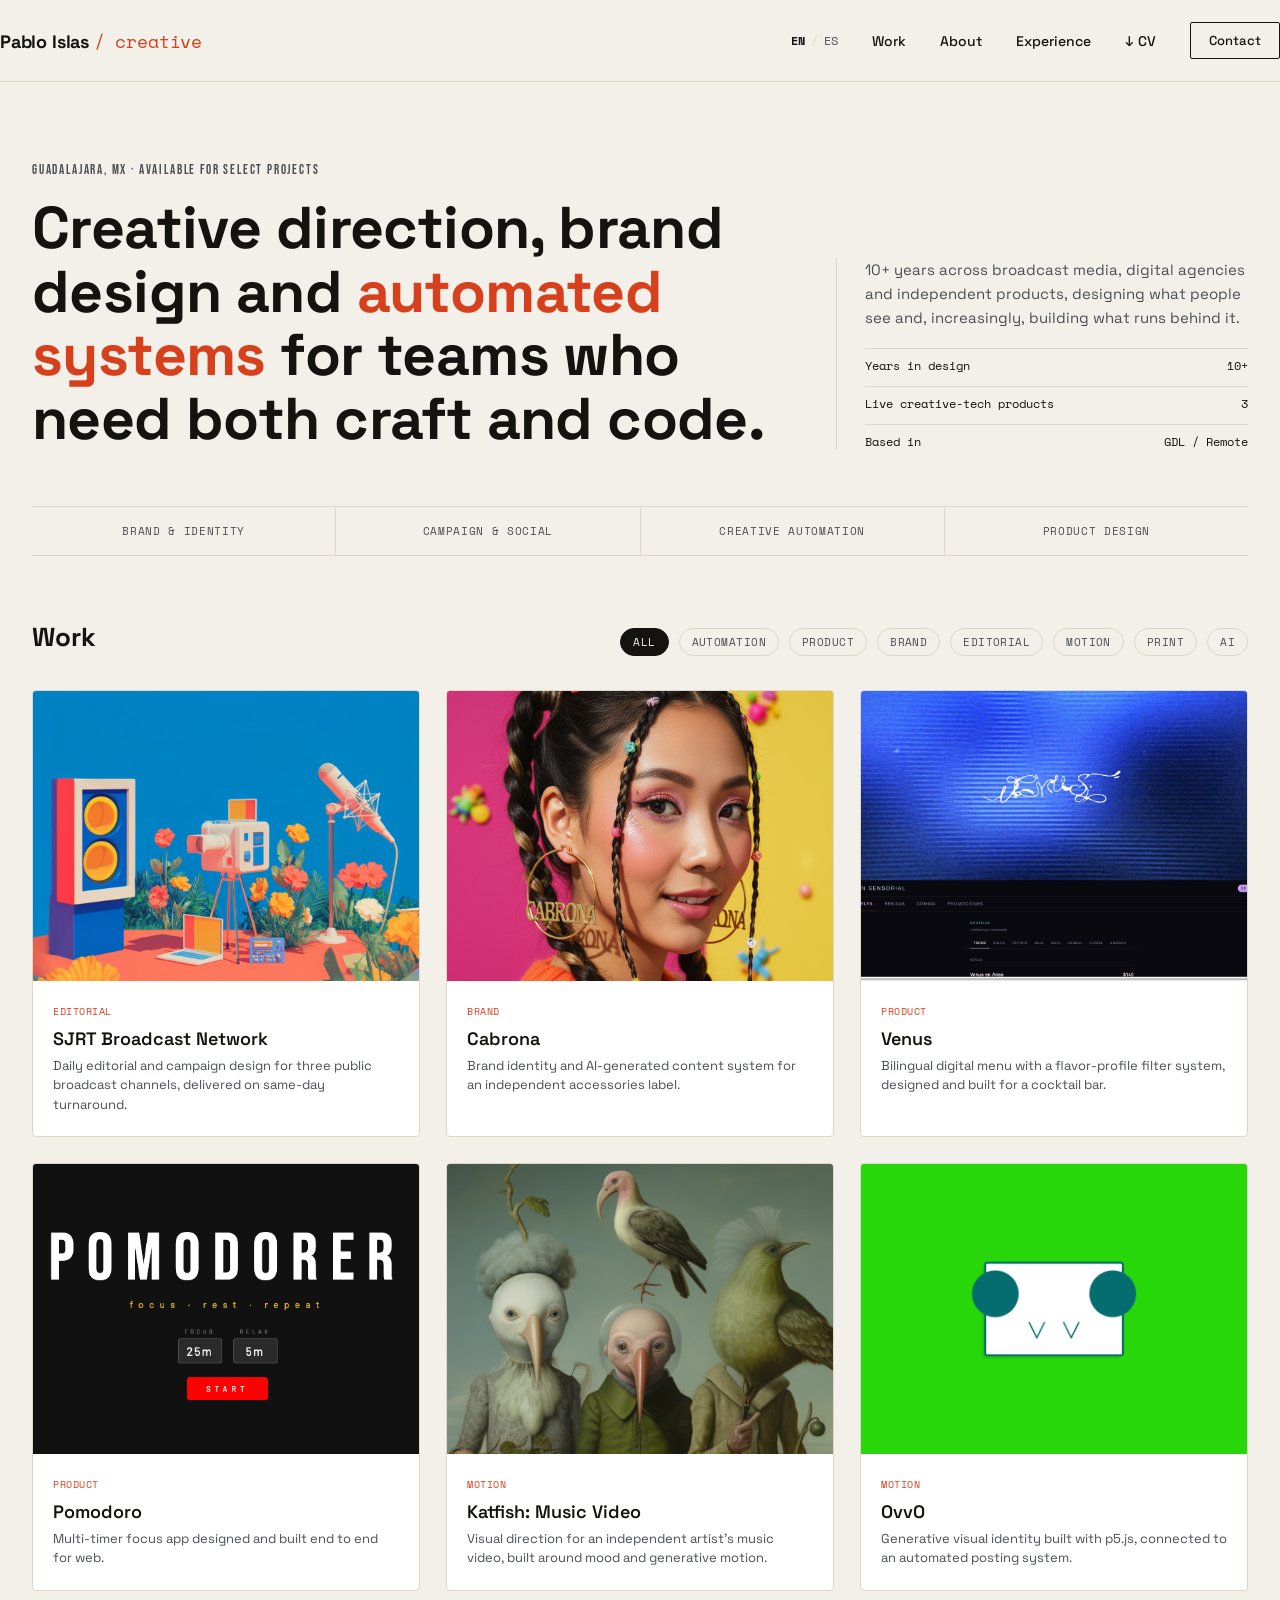
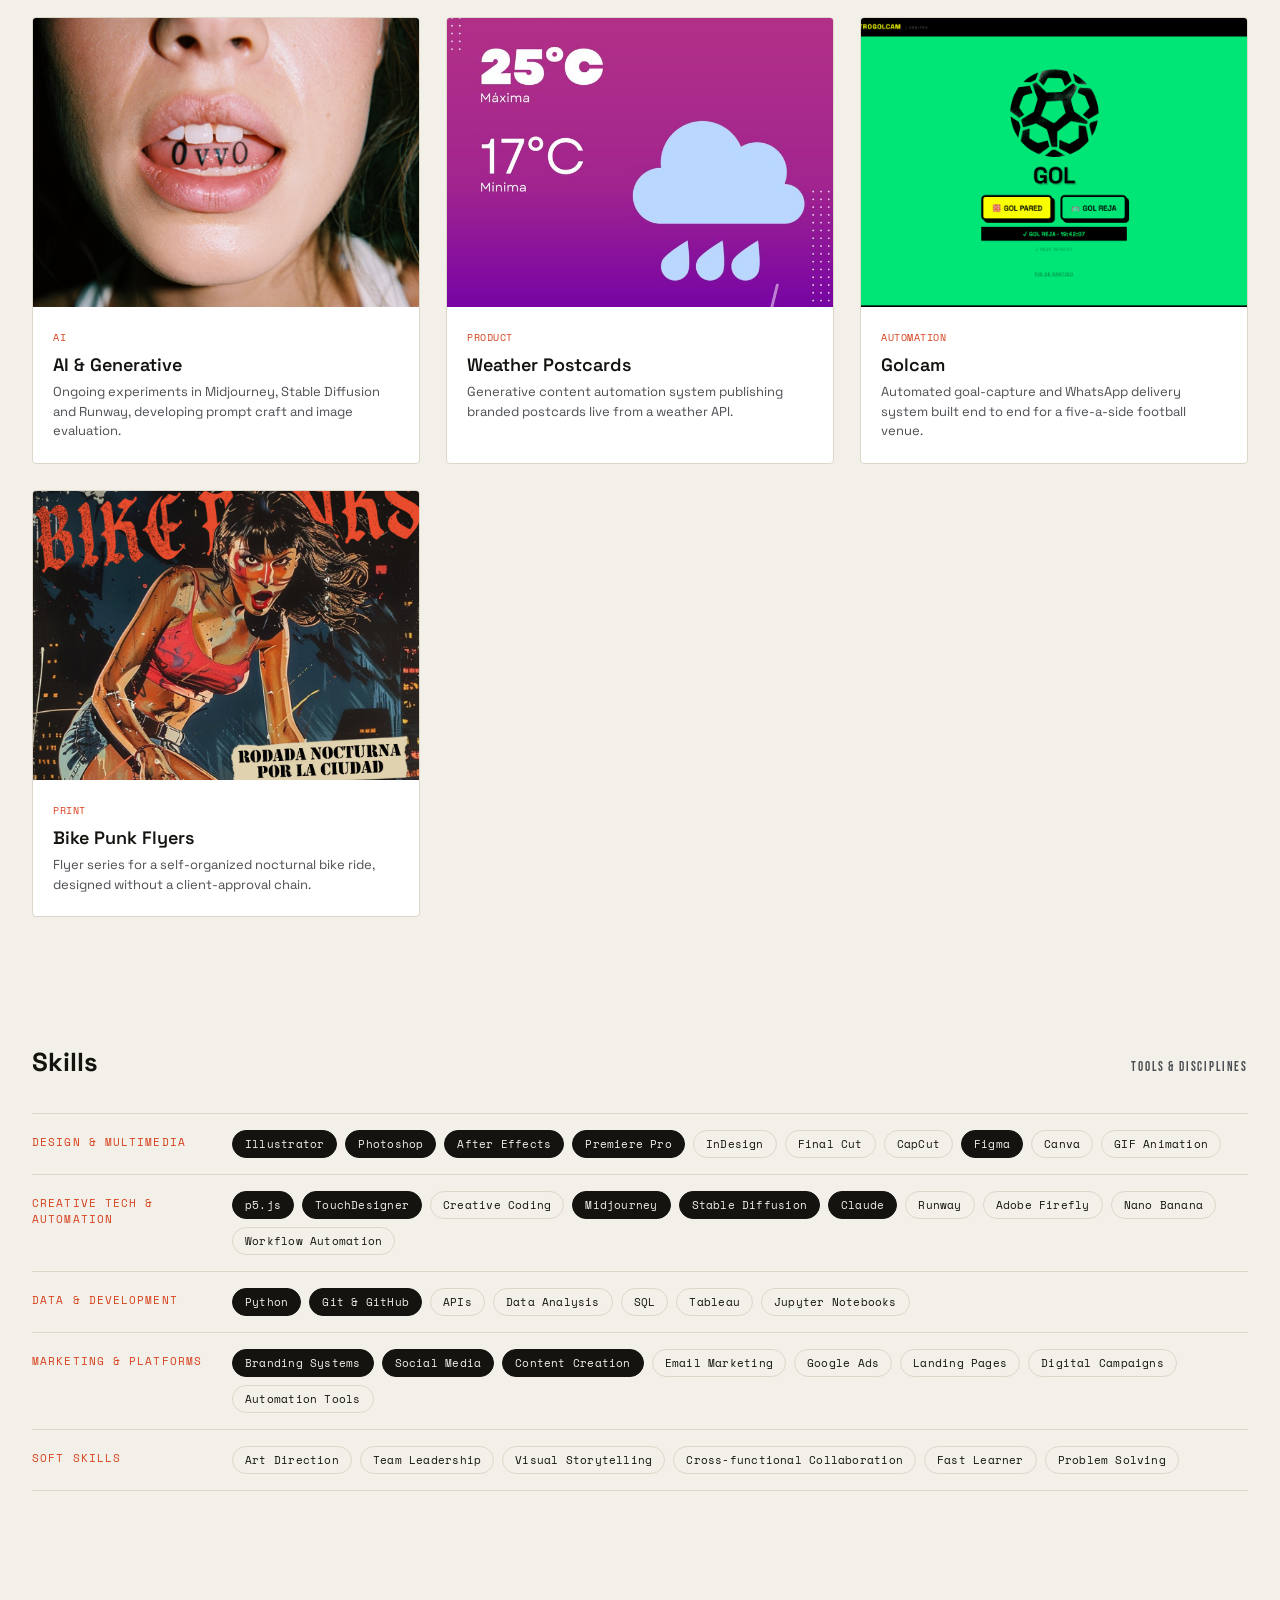
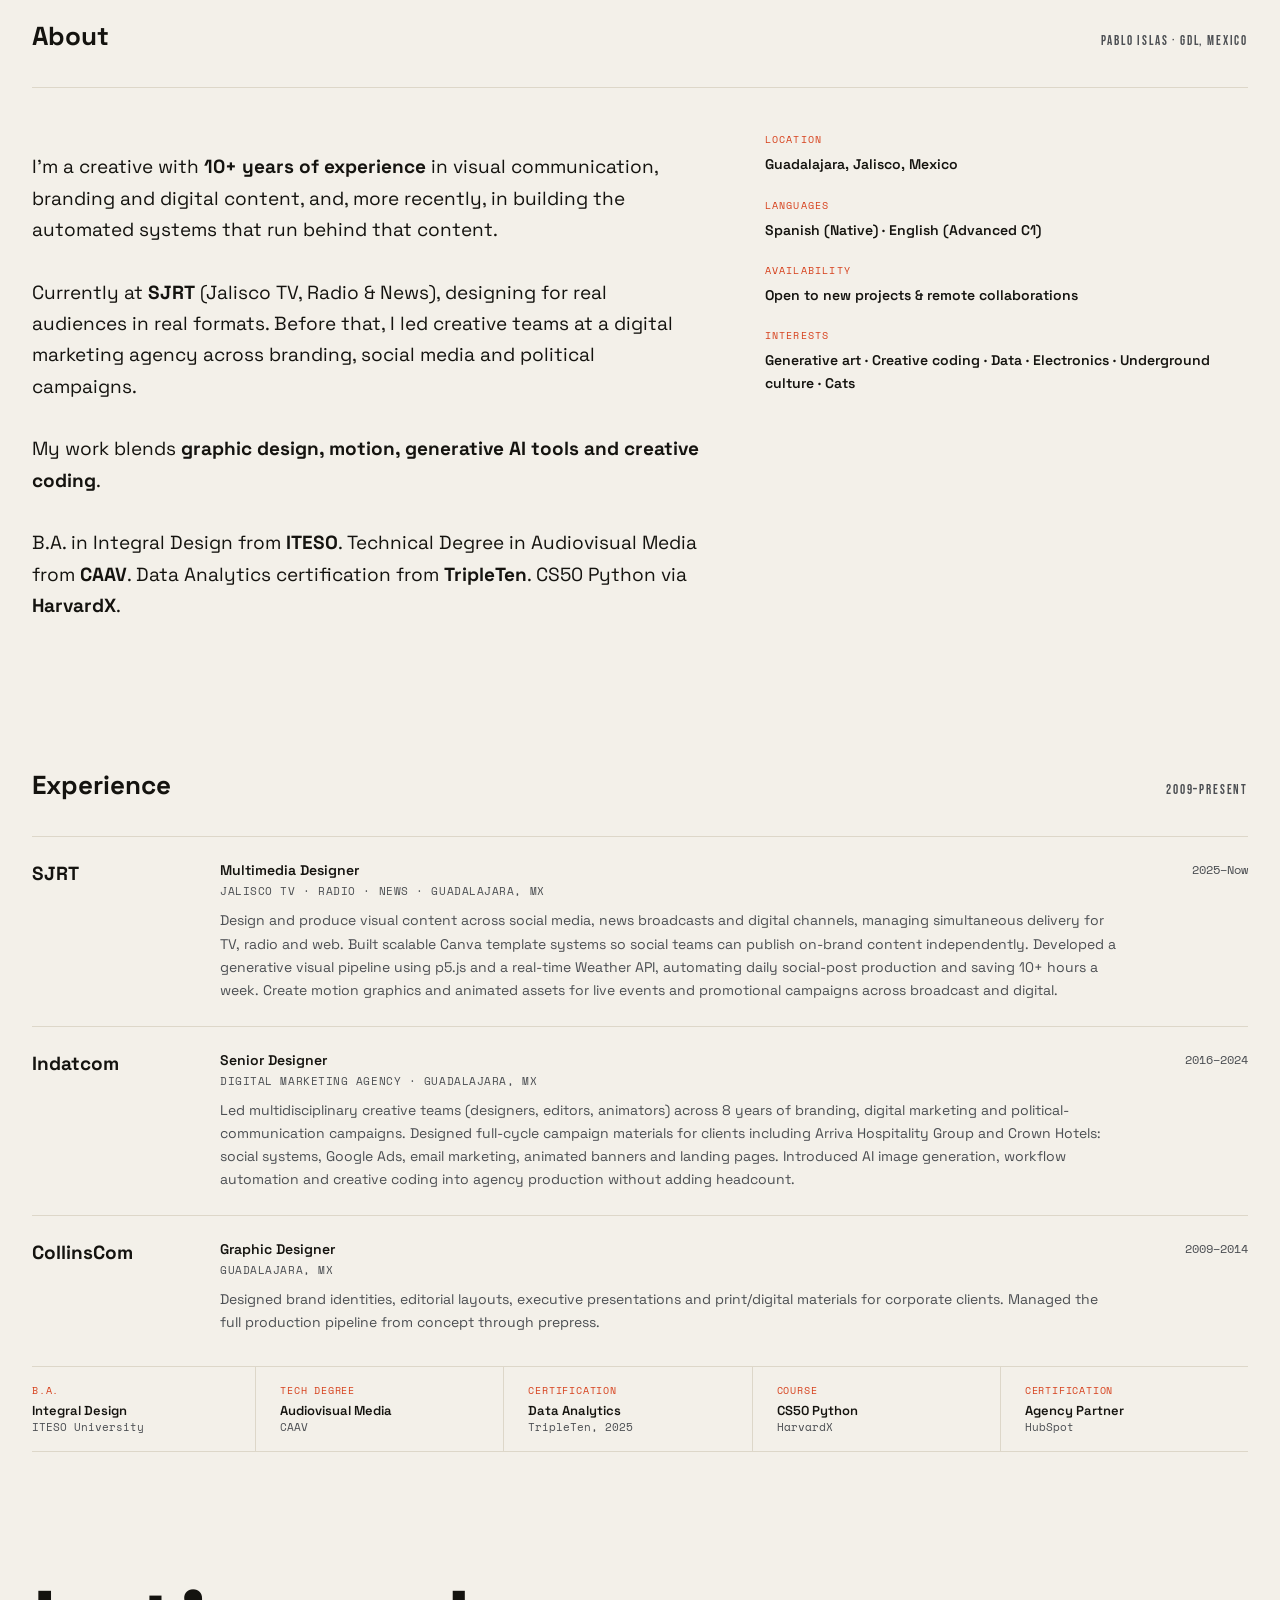
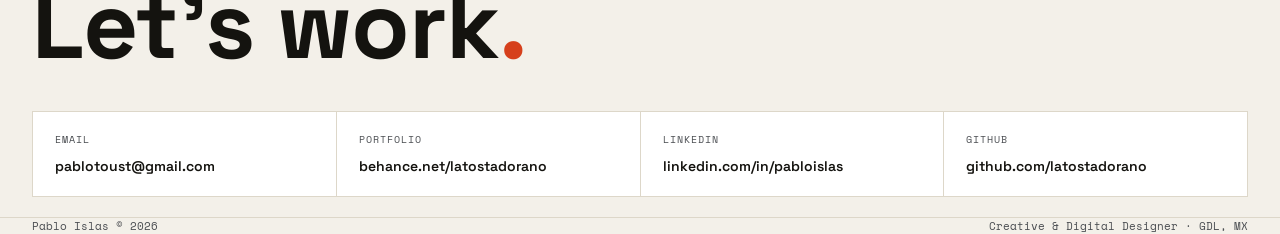
<file: index.html>
<!DOCTYPE html>
<html lang="en">
<head>
<meta charset="UTF-8">
<meta name="viewport" content="width=device-width, initial-scale=1.0">
<title data-en="Pablo Islas, Creative &amp; Digital Designer" data-es="Pablo Islas, Diseñador Creativo y Digital">Pablo Islas, Creative &amp; Digital Designer</title>
<meta name="description" content="Creative direction, brand design and automated creative systems. Guadalajara, Mexico, remote and open to international collaborations." data-content-en="Creative direction, brand design and automated creative systems. Guadalajara, Mexico, remote and open to international collaborations." data-content-es="Dirección creativa, diseño de marca y sistemas creativos automatizados. Guadalajara, México, remoto y abierto a colaboraciones internacionales.">
<link rel="preconnect" href="https://fonts.googleapis.com">
<link rel="preconnect" href="https://fonts.gstatic.com" crossorigin>
<link href="https://fonts.googleapis.com/css2?family=Bebas+Neue&family=Space+Grotesk:wght@400;500;600;700&family=Space+Mono:wght@400;700&display=swap" rel="stylesheet">
<link rel="stylesheet" href="style.css">
</head>
<body>

<header class="masthead"><div class="wrap masthead-in">
  <a href="index.html" class="brand">Pablo Islas <span class="no" data-en="/ creative" data-es="/ creativo">/ creative</span></a>
  <nav class="mnav">
    <div class="lang-switch"><button class="lang-btn active" data-lang="en">EN</button><span class="sep">/</span><button class="lang-btn" data-lang="es">ES</button></div>
    <a href="#work" data-en="Work" data-es="Trabajo">Work</a>
    <a href="#about" data-en="About" data-es="Sobre mí">About</a>
    <a href="#experience" data-en="Experience" data-es="Experiencia">Experience</a>
    <a href="cvs/pabloIslas_CV_2026.pdf" target="_blank">↓ CV</a>
    <a class="cta" href="#contact" data-en="Contact" data-es="Contacto">Contact</a>
  </nav>
</div></header>

<main>
  <div class="wrap">
    <section class="hero">
      <div>
        <div class="eyebrow" data-en="Guadalajara, MX · Available for select projects" data-es="Guadalajara, MX · Disponible para proyectos seleccionados">Guadalajara, MX · Available for select projects</div>
        <h1 data-en-html="Creative direction, brand design and &lt;span class=&quot;r&quot;&gt;automated systems&lt;/span&gt; for teams who need both craft and code." data-es-html="Dirección creativa, diseño de marca y &lt;span class=&quot;r&quot;&gt;sistemas automatizados&lt;/span&gt; para equipos que necesitan tanto oficio como código.">Creative direction, brand design and <span class="r">automated systems</span> for teams who need both craft and code.</h1>
      </div>
      <div class="hero-side">
        <p data-en="10+ years across broadcast media, digital agencies and independent products, designing what people see and, increasingly, building what runs behind it." data-es="Más de 10 años entre medios de difusión, agencias digitales y productos independientes, diseñando lo que la gente ve y, cada vez más, construyendo lo que corre detrás.">10+ years across broadcast media, digital agencies and independent products, designing what people see and, increasingly, building what runs behind it.</p>
        <div class="stats">
          <div><span data-en="Years in design" data-es="Años en diseño">Years in design</span><span>10+</span></div>
          <div><span data-en="Live creative-tech products" data-es="Productos creativo-tecnológicos activos">Live creative-tech products</span><span>3</span></div>
          <div><span data-en="Based in" data-es="Radicado en">Based in</span><span data-en="GDL / Remote" data-es="GDL / Remoto">GDL / Remote</span></div>
        </div>
      </div>
    </section>

    <div class="strip">
      <div class="cell" data-en="Brand &amp; Identity" data-es="Marca e Identidad">Brand &amp; Identity</div><div class="cell" data-en="Campaign &amp; Social" data-es="Campañas y Redes Sociales">Campaign &amp; Social</div><div class="cell" data-en="Creative Automation" data-es="Automatización Creativa">Creative Automation</div><div class="cell" data-en="Product Design" data-es="Diseño de Producto">Product Design</div>
    </div>

    <section class="section" id="work">
      <div class="section-top">
        <h2 data-en="Work" data-es="Trabajo">Work</h2>
        <div class="filters" id="filters">
          <button class="on" data-f="all" data-en="All" data-es="Todos">All</button>
          <button data-f="Automation" data-en="Automation" data-es="Automatización">Automation</button>
          <button data-f="Product" data-en="Product" data-es="Producto">Product</button>
          <button data-f="Brand" data-en="Brand" data-es="Marca">Brand</button>
          <button data-f="Editorial" data-en="Editorial" data-es="Editorial">Editorial</button>
          <button data-f="Motion" data-en="Motion" data-es="Motion">Motion</button>
          <button data-f="Print" data-en="Print" data-es="Impresión">Print</button>
          <button data-f="AI" data-en="AI" data-es="IA">AI</button>
        </div>
      </div>

      <div class="grid" id="grid">
        <a class="card" href="work/sjrt-social.html" data-tag="Editorial">
          <div class="thumb"><img src="imas/cursos_verano/portada.png" alt="SJRT broadcast network social content" data-alt-en="SJRT broadcast network social content" data-alt-es="Contenido social de la red de difusión SJRT" loading="lazy"></div>
          <div class="card-body"><span class="card-tag" data-en="Editorial" data-es="Editorial">Editorial</span><h3 data-en="SJRT Broadcast Network" data-es="Red de Difusión SJRT">SJRT Broadcast Network</h3><p data-en="Daily editorial and campaign design for three public broadcast channels, delivered on same-day turnaround." data-es="Diseño editorial y de campañas para tres canales públicos de difusión, entregado el mismo día.">Daily editorial and campaign design for three public broadcast channels, delivered on same-day turnaround.</p></div>
        </a>
        <a class="card" href="work/cabrona.html" data-tag="Brand">
          <div class="thumb"><img src="imas/cabrona/cabrona_aretes.png" alt="Cabrona AI-generated content" data-alt-en="Cabrona AI-generated content" data-alt-es="Contenido generado con IA para Cabrona" loading="lazy"></div>
          <div class="card-body"><span class="card-tag" data-en="Brand" data-es="Marca">Brand</span><h3>Cabrona</h3><p data-en="Brand identity and AI-generated content system for an independent accessories label." data-es="Identidad de marca y sistema de contenido generado con IA para una marca independiente de accesorios.">Brand identity and AI-generated content system for an independent accessories label.</p></div>
        </a>
        <a class="card" href="work/venus.html" data-tag="Product">
          <div class="thumb"><img src="imas/venus/venus_hero.jpg" alt="Venus digital menu landing screen" data-alt-en="Venus digital menu landing screen" data-alt-es="Pantalla de inicio del menú digital Venus" loading="lazy"></div>
          <div class="card-body"><span class="card-tag" data-en="Product" data-es="Producto">Product</span><h3>Venus</h3><p data-en="Bilingual digital menu with a flavor-profile filter system, designed and built for a cocktail bar." data-es="Menú digital bilingüe con un sistema de filtros por perfil de sabor, diseñado y construido para un bar de cócteles.">Bilingual digital menu with a flavor-profile filter system, designed and built for a cocktail bar.</p></div>
        </a>
        <a class="card" href="work/pomodoro.html" data-tag="Product">
          <div class="thumb"><img src="imas/pomodorer/state_1.png" alt="Pomodoro timer app" data-alt-en="Pomodoro timer app" data-alt-es="Aplicación de temporizador Pomodoro" loading="lazy"></div>
          <div class="card-body"><span class="card-tag" data-en="Product" data-es="Producto">Product</span><h3>Pomodoro</h3><p data-en="Multi-timer focus app designed and built end to end for web." data-es="Aplicación de enfoque con múltiples temporizadores, diseñada y construida de principio a fin para web.">Multi-timer focus app designed and built end to end for web.</p></div>
        </a>
        <a class="card" href="work/katfish.html" data-tag="Motion">
          <div class="thumb"><img src="behance_download/Music-video-for-Katfish/1.png" alt="Katfish music video still" data-alt-en="Katfish music video still" data-alt-es="Fotograma del video musical de Katfish" loading="lazy"></div>
          <div class="card-body"><span class="card-tag" data-en="Motion" data-es="Motion">Motion</span><h3 data-en="Katfish: Music Video" data-es="Katfish: Video Musical">Katfish: Music Video</h3><p data-en="Visual direction for an independent artist's music video, built around mood and generative motion." data-es="Dirección visual para el video musical de un artista independiente, construida en torno al ambiente y al motion generativo.">Visual direction for an independent artist's music video, built around mood and generative motion.</p></div>
        </a>
        <a class="card" href="work/ovvo.html" data-tag="Motion">
          <div class="thumb"><img src="imas/OvvO/ovvo_gifs/1.gif" alt="OvvO generative animation" data-alt-en="OvvO generative animation" data-alt-es="Animación generativa de OvvO" loading="lazy"></div>
          <div class="card-body"><span class="card-tag" data-en="Motion" data-es="Motion">Motion</span><h3>OvvO</h3><p data-en="Generative visual identity built with p5.js, connected to an automated posting system." data-es="Identidad visual generativa construida con p5.js, conectada a un sistema de publicación automatizado.">Generative visual identity built with p5.js, connected to an automated posting system.</p></div>
        </a>
        <a class="card" href="work/ai-generative.html" data-tag="AI">
          <div class="thumb"><img src="imas/ai/03e88a80-5f01-45f0-8561-28563e2cbfe1.png" alt="AI generative illustration" data-alt-en="AI generative illustration" data-alt-es="Ilustración generativa con IA" loading="lazy"></div>
          <div class="card-body"><span class="card-tag" data-en="AI" data-es="IA">AI</span><h3 data-en="AI &amp; Generative" data-es="IA y Generativo">AI &amp; Generative</h3><p data-en="Ongoing experiments in Midjourney, Stable Diffusion and Runway, developing prompt craft and image evaluation." data-es="Experimentos continuos en Midjourney, Stable Diffusion y Runway, desarrollando técnica de prompts y evaluación de imágenes.">Ongoing experiments in Midjourney, Stable Diffusion and Runway, developing prompt craft and image evaluation.</p></div>
        </a>
        <a class="card" href="work/weather-postcards.html" data-tag="Product">
          <div class="thumb"><img src="behance_download/Generative-Forecasts/145e7d235249179.68d38124d322c.jpg" alt="Weather Postcards generative visual" data-alt-en="Weather Postcards generative visual" data-alt-es="Visual generativo de Weather Postcards" loading="lazy"></div>
          <div class="card-body"><span class="card-tag" data-en="Product" data-es="Producto">Product</span><h3 data-en="Weather Postcards" data-es="Postales del Clima">Weather Postcards</h3><p data-en="Generative content automation system publishing branded postcards live from a weather API." data-es="Sistema de automatización de contenido generativo que publica postales de marca en vivo a partir de una API del clima.">Generative content automation system publishing branded postcards live from a weather API.</p></div>
        </a>
        <a class="card" href="work/golcam.html" data-tag="Automation">
          <div class="thumb"><img src="imas/golcam/golcam_golconfirmado_desktop.png" alt="Golcam goal-confirmed frame on the courtside monitor" data-alt-en="Golcam goal-confirmed frame on the courtside monitor" data-alt-es="Frame de gol confirmado de Golcam en el monitor de cancha" loading="lazy"></div>
          <div class="card-body"><span class="card-tag" data-en="Automation" data-es="Automatización">Automation</span><h3>Golcam</h3><p data-en="Automated goal-capture and WhatsApp delivery system built end to end for a five-a-side football venue." data-es="Sistema automatizado de captura de goles y envío por WhatsApp, construido de principio a fin para una cancha de fútbol rápido.">Automated goal-capture and WhatsApp delivery system built end to end for a five-a-side football venue.</p></div>
        </a>
        <a class="card" href="work/bike-punk-flyers.html" data-tag="Print">
          <div class="thumb"><img src="behance_download/Bike-Punks-flyers/2.png" alt="Bike Punk Flyers series" data-alt-en="Bike Punk Flyers series" data-alt-es="Serie de flyers de Bike Punks" loading="lazy"></div>
          <div class="card-body"><span class="card-tag" data-en="Print" data-es="Impresión">Print</span><h3 data-en="Bike Punk Flyers" data-es="Flyers de Bike Punks">Bike Punk Flyers</h3><p data-en="Flyer series for a self-organized nocturnal bike ride, designed without a client-approval chain." data-es="Serie de flyers para una rodada nocturna autogestionada, diseñada sin cadena de aprobación de cliente.">Flyer series for a self-organized nocturnal bike ride, designed without a client-approval chain.</p></div>
        </a>
      </div>
    </section>

    <section class="section" id="skills">
      <div class="section-top"><h2 data-en="Skills" data-es="Habilidades">Skills</h2><span class="eyebrow mono" data-en="Tools &amp; disciplines" data-es="Herramientas y disciplinas">Tools &amp; disciplines</span></div>
      <div class="skills-grid">
        <div class="skill-cat" data-en="Design &amp; Multimedia" data-es="Diseño y Multimedia">Design &amp; Multimedia</div>
        <div class="skill-tags">
          <span class="tag hl">Illustrator</span><span class="tag hl">Photoshop</span><span class="tag hl">After Effects</span>
          <span class="tag hl">Premiere Pro</span><span class="tag">InDesign</span><span class="tag">Final Cut</span>
          <span class="tag">CapCut</span><span class="tag hl">Figma</span><span class="tag">Canva</span><span class="tag" data-en="GIF Animation" data-es="Animación GIF">GIF Animation</span>
        </div>
        <div class="skill-cat" data-en="Creative Tech &amp; Automation" data-es="Tecnología Creativa y Automatización">Creative Tech &amp; Automation</div>
        <div class="skill-tags">
          <span class="tag hl">p5.js</span><span class="tag hl">TouchDesigner</span><span class="tag" data-en="Creative Coding" data-es="Programación Creativa">Creative Coding</span>
          <span class="tag hl">Midjourney</span><span class="tag hl">Stable Diffusion</span><span class="tag hl">Claude</span>
          <span class="tag">Runway</span><span class="tag">Adobe Firefly</span><span class="tag">Nano Banana</span><span class="tag" data-en="Workflow Automation" data-es="Automatización de Flujos de Trabajo">Workflow Automation</span>
        </div>
        <div class="skill-cat" data-en="Data &amp; Development" data-es="Datos y Desarrollo">Data &amp; Development</div>
        <div class="skill-tags">
          <span class="tag hl">Python</span><span class="tag hl">Git &amp; GitHub</span><span class="tag">APIs</span>
          <span class="tag" data-en="Data Analysis" data-es="Análisis de Datos">Data Analysis</span><span class="tag">SQL</span><span class="tag">Tableau</span><span class="tag">Jupyter Notebooks</span>
        </div>
        <div class="skill-cat" data-en="Marketing &amp; Platforms" data-es="Marketing y Plataformas">Marketing &amp; Platforms</div>
        <div class="skill-tags">
          <span class="tag hl" data-en="Branding Systems" data-es="Sistemas de Marca">Branding Systems</span><span class="tag hl" data-en="Social Media" data-es="Redes Sociales">Social Media</span><span class="tag hl" data-en="Content Creation" data-es="Creación de Contenido">Content Creation</span>
          <span class="tag">Email Marketing</span><span class="tag">Google Ads</span><span class="tag">Landing Pages</span>
          <span class="tag" data-en="Digital Campaigns" data-es="Campañas Digitales">Digital Campaigns</span><span class="tag" data-en="Automation Tools" data-es="Herramientas de Automatización">Automation Tools</span>
        </div>
        <div class="skill-cat" data-en="Soft Skills" data-es="Habilidades Blandas">Soft Skills</div>
        <div class="skill-tags">
          <span class="tag" data-en="Art Direction" data-es="Dirección de Arte">Art Direction</span><span class="tag" data-en="Team Leadership" data-es="Liderazgo de Equipos">Team Leadership</span><span class="tag" data-en="Visual Storytelling" data-es="Narrativa Visual">Visual Storytelling</span>
          <span class="tag" data-en="Cross-functional Collaboration" data-es="Colaboración Multifuncional">Cross-functional Collaboration</span><span class="tag" data-en="Fast Learner" data-es="Aprendizaje Rápido">Fast Learner</span><span class="tag" data-en="Problem Solving" data-es="Resolución de Problemas">Problem Solving</span>
        </div>
      </div>
    </section>

    <section class="section" id="about">
      <div class="section-top"><h2 data-en="About" data-es="Sobre mí">About</h2><span class="eyebrow mono" data-en="Pablo Islas · GDL, Mexico" data-es="Pablo Islas · GDL, México">Pablo Islas · GDL, Mexico</span></div>
      <div class="about-cols">
        <p class="about-bio" data-en-html="I'm a creative with &lt;strong&gt;10+ years of experience&lt;/strong&gt; in visual communication, branding and digital content, and, more recently, in building the automated systems that run behind that content.&lt;br&gt;&lt;br&gt;Currently at &lt;strong&gt;SJRT&lt;/strong&gt; (Jalisco TV, Radio &amp;amp; News), designing for real audiences in real formats. Before that, I led creative teams at a digital marketing agency across branding, social media and political campaigns.&lt;br&gt;&lt;br&gt;My work blends &lt;strong&gt;graphic design, motion, generative AI tools and creative coding&lt;/strong&gt;.&lt;br&gt;&lt;br&gt;B.A. in Integral Design from &lt;strong&gt;ITESO&lt;/strong&gt;. Technical Degree in Audiovisual Media from &lt;strong&gt;CAAV&lt;/strong&gt;. Data Analytics certification from &lt;strong&gt;TripleTen&lt;/strong&gt;. CS50 Python via &lt;strong&gt;HarvardX&lt;/strong&gt;." data-es-html="Soy un creativo con &lt;strong&gt;más de 10 años de experiencia&lt;/strong&gt; en comunicación visual, branding y contenido digital, y, más recientemente, construyendo los sistemas automatizados que corren detrás de ese contenido.&lt;br&gt;&lt;br&gt;Actualmente en &lt;strong&gt;SJRT&lt;/strong&gt; (Jalisco TV, Radio y Noticias), diseñando para audiencias reales en formatos reales. Antes de eso, lideré equipos creativos en una agencia de marketing digital en branding, redes sociales y campañas políticas.&lt;br&gt;&lt;br&gt;Mi trabajo combina &lt;strong&gt;diseño gráfico, motion, herramientas de IA generativa y programación creativa&lt;/strong&gt;.&lt;br&gt;&lt;br&gt;Licenciatura en Diseño Integral por el &lt;strong&gt;ITESO&lt;/strong&gt;. Carrera técnica en Medios Audiovisuales por el &lt;strong&gt;CAAV&lt;/strong&gt;. Certificación en Análisis de Datos por &lt;strong&gt;TripleTen&lt;/strong&gt;. CS50 Python vía &lt;strong&gt;HarvardX&lt;/strong&gt;.">
          I'm a creative with <strong>10+ years of experience</strong> in visual communication, branding and digital content, and, more recently, in building the automated systems that run behind that content.<br><br>
          Currently at <strong>SJRT</strong> (Jalisco TV, Radio &amp; News), designing for real audiences in real formats. Before that, I led creative teams at a digital marketing agency across branding, social media and political campaigns.<br><br>
          My work blends <strong>graphic design, motion, generative AI tools and creative coding</strong>.<br><br>
          B.A. in Integral Design from <strong>ITESO</strong>. Technical Degree in Audiovisual Media from <strong>CAAV</strong>. Data Analytics certification from <strong>TripleTen</strong>. CS50 Python via <strong>HarvardX</strong>.
        </p>
        <div class="about-facts">
          <div><div class="f-label" data-en="Location" data-es="Ubicación">Location</div><div class="f-val" data-en="Guadalajara, Jalisco, Mexico" data-es="Guadalajara, Jalisco, México">Guadalajara, Jalisco, Mexico</div></div>
          <div><div class="f-label" data-en="Languages" data-es="Idiomas">Languages</div><div class="f-val" data-en="Spanish (Native) · English (Advanced C1)" data-es="Español (Nativo) · Inglés (Avanzado C1)">Spanish (Native) · English (Advanced C1)</div></div>
          <div><div class="f-label" data-en="Availability" data-es="Disponibilidad">Availability</div><div class="f-val" data-en="Open to new projects &amp; remote collaborations" data-es="Abierto a nuevos proyectos y colaboraciones remotas">Open to new projects &amp; remote collaborations</div></div>
          <div><div class="f-label" data-en="Interests" data-es="Intereses">Interests</div><div class="f-val" data-en="Generative art · Creative coding · Data · Electronics · Underground culture · Cats" data-es="Arte generativo · Programación creativa · Datos · Electrónica · Cultura underground · Gatos">Generative art · Creative coding · Data · Electronics · Underground culture · Cats</div></div>
        </div>
      </div>
    </section>

    <section class="section" id="experience">
      <div class="section-top"><h2 data-en="Experience" data-es="Experiencia">Experience</h2><span class="eyebrow mono" data-en="2009–Present" data-es="2009–Presente">2009–Present</span></div>

      <div class="exp-row">
        <div class="exp-company">SJRT</div>
        <div>
          <div class="exp-role" data-en="Multimedia Designer" data-es="Diseñador Multimedia">Multimedia Designer</div>
          <div class="exp-where" data-en="Jalisco TV · Radio · News · Guadalajara, MX" data-es="Jalisco TV · Radio · Noticias · Guadalajara, MX">Jalisco TV · Radio · News · Guadalajara, MX</div>
          <div class="exp-desc" data-en="Design and produce visual content across social media, news broadcasts and digital channels, managing simultaneous delivery for TV, radio and web. Built scalable Canva template systems so social teams can publish on-brand content independently. Developed a generative visual pipeline using p5.js and a real-time Weather API, automating daily social-post production and saving 10+ hours a week. Create motion graphics and animated assets for live events and promotional campaigns across broadcast and digital." data-es="Diseño y produzco contenido visual para redes sociales, transmisiones noticiosas y canales digitales, gestionando entregas simultáneas para TV, radio y web. Construí sistemas de plantillas escalables en Canva para que los equipos de redes sociales publiquen contenido on-brand de forma independiente. Desarrollé un pipeline visual generativo usando p5.js y una API del clima en tiempo real, automatizando la producción diaria de publicaciones y ahorrando más de 10 horas a la semana. Creo motion graphics y piezas animadas para eventos en vivo y campañas promocionales en difusión y digital.">Design and produce visual content across social media, news broadcasts and digital channels, managing simultaneous delivery for TV, radio and web. Built scalable Canva template systems so social teams can publish on-brand content independently. Developed a generative visual pipeline using p5.js and a real-time Weather API, automating daily social-post production and saving 10+ hours a week. Create motion graphics and animated assets for live events and promotional campaigns across broadcast and digital.</div>
        </div>
        <div class="exp-year" data-en="2025–Now" data-es="2025–Presente">2025–Now</div>
      </div>

      <div class="exp-row">
        <div class="exp-company">Indatcom</div>
        <div>
          <div class="exp-role" data-en="Senior Designer" data-es="Diseñador Senior">Senior Designer</div>
          <div class="exp-where" data-en="Digital Marketing Agency · Guadalajara, MX" data-es="Agencia de Marketing Digital · Guadalajara, MX">Digital Marketing Agency · Guadalajara, MX</div>
          <div class="exp-desc" data-en="Led multidisciplinary creative teams (designers, editors, animators) across 8 years of branding, digital marketing and political-communication campaigns. Designed full-cycle campaign materials for clients including Arriva Hospitality Group and Crown Hotels: social systems, Google Ads, email marketing, animated banners and landing pages. Introduced AI image generation, workflow automation and creative coding into agency production without adding headcount." data-es="Lideré equipos creativos multidisciplinarios (diseñadores, editores, animadores) durante 8 años de branding, marketing digital y campañas de comunicación política. Diseñé materiales de campaña de ciclo completo para clientes como Arriva Hospitality Group y Crown Hotels: sistemas para redes sociales, Google Ads, email marketing, banners animados y landing pages. Introduje generación de imágenes con IA, automatización de flujos de trabajo y programación creativa en la producción de la agencia sin aumentar la plantilla.">Led multidisciplinary creative teams (designers, editors, animators) across 8 years of branding, digital marketing and political-communication campaigns. Designed full-cycle campaign materials for clients including Arriva Hospitality Group and Crown Hotels: social systems, Google Ads, email marketing, animated banners and landing pages. Introduced AI image generation, workflow automation and creative coding into agency production without adding headcount.</div>
        </div>
        <div class="exp-year">2016–2024</div>
      </div>

      <div class="exp-row">
        <div class="exp-company">CollinsCom</div>
        <div>
          <div class="exp-role" data-en="Graphic Designer" data-es="Diseñador Gráfico">Graphic Designer</div>
          <div class="exp-where">Guadalajara, MX</div>
          <div class="exp-desc" data-en="Designed brand identities, editorial layouts, executive presentations and print/digital materials for corporate clients. Managed the full production pipeline from concept through prepress." data-es="Diseñé identidades de marca, maquetación editorial, presentaciones ejecutivas y materiales impresos/digitales para clientes corporativos. Gestioné el proceso de producción completo, desde el concepto hasta la preprensa.">Designed brand identities, editorial layouts, executive presentations and print/digital materials for corporate clients. Managed the full production pipeline from concept through prepress.</div>
        </div>
        <div class="exp-year">2009–2014</div>
      </div>

      <div class="edu-strip">
        <div class="edu-item"><div class="edu-deg" data-en="B.A." data-es="Licenciatura">B.A.</div><div class="edu-school" data-en="Integral Design" data-es="Diseño Integral">Integral Design</div><div class="edu-inst" data-en="ITESO University" data-es="Universidad ITESO">ITESO University</div></div>
        <div class="edu-item"><div class="edu-deg" data-en="Tech Degree" data-es="Carrera Técnica">Tech Degree</div><div class="edu-school" data-en="Audiovisual Media" data-es="Medios Audiovisuales">Audiovisual Media</div><div class="edu-inst">CAAV</div></div>
        <div class="edu-item"><div class="edu-deg" data-en="Certification" data-es="Certificación">Certification</div><div class="edu-school" data-en="Data Analytics" data-es="Análisis de Datos">Data Analytics</div><div class="edu-inst">TripleTen, 2025</div></div>
        <div class="edu-item"><div class="edu-deg" data-en="Course" data-es="Curso">Course</div><div class="edu-school">CS50 Python</div><div class="edu-inst">HarvardX</div></div>
        <div class="edu-item"><div class="edu-deg" data-en="Certification" data-es="Certificación">Certification</div><div class="edu-school" data-en="Agency Partner" data-es="Socio de Agencia">Agency Partner</div><div class="edu-inst">HubSpot</div></div>
      </div>
    </section>

    <section class="section" id="contact">
      <h2 class="contact-headline" data-en-html="Let's work&lt;span class=&quot;r&quot;&gt;.&lt;/span&gt;" data-es-html="Trabajemos&lt;span class=&quot;r&quot;&gt;.&lt;/span&gt;">Let's work<span class="r">.</span></h2>
      <div class="contact-grid">
        <div class="contact-cell"><div class="contact-label">Email</div><a href="mailto:pablotoust@gmail.com">pablotoust@gmail.com</a></div>
        <div class="contact-cell"><div class="contact-label" data-en="Portfolio" data-es="Portafolio">Portfolio</div><a href="https://www.behance.net/latostadorano" target="_blank">behance.net/latostadorano</a></div>
        <div class="contact-cell"><div class="contact-label">LinkedIn</div><a href="https://linkedin.com/in/pabloislas" target="_blank">linkedin.com/in/pabloislas</a></div>
        <div class="contact-cell"><div class="contact-label">GitHub</div><a href="https://github.com/latostadorano" target="_blank">github.com/latostadorano</a></div>
      </div>
    </section>
  </div>
</main>

<footer class="wrap"><span>Pablo Islas © 2026</span><span data-en="Creative &amp; Digital Designer · GDL, MX" data-es="Diseñador Creativo y Digital · GDL, MX">Creative &amp; Digital Designer · GDL, MX</span></footer>

<script>
document.getElementById('filters').addEventListener('click', e => {
  const btn = e.target.closest('button');
  if (!btn) return;
  document.querySelectorAll('#filters button').forEach(b => b.classList.remove('on'));
  btn.classList.add('on');
  const f = btn.dataset.f;
  document.querySelectorAll('#grid .card').forEach(card => {
    card.style.display = (f === 'all' || card.dataset.tag === f) ? '' : 'none';
  });
});
</script>
<script src="crops.js"></script>
<script src="i18n.js"></script>

</body>
</html>
</file>
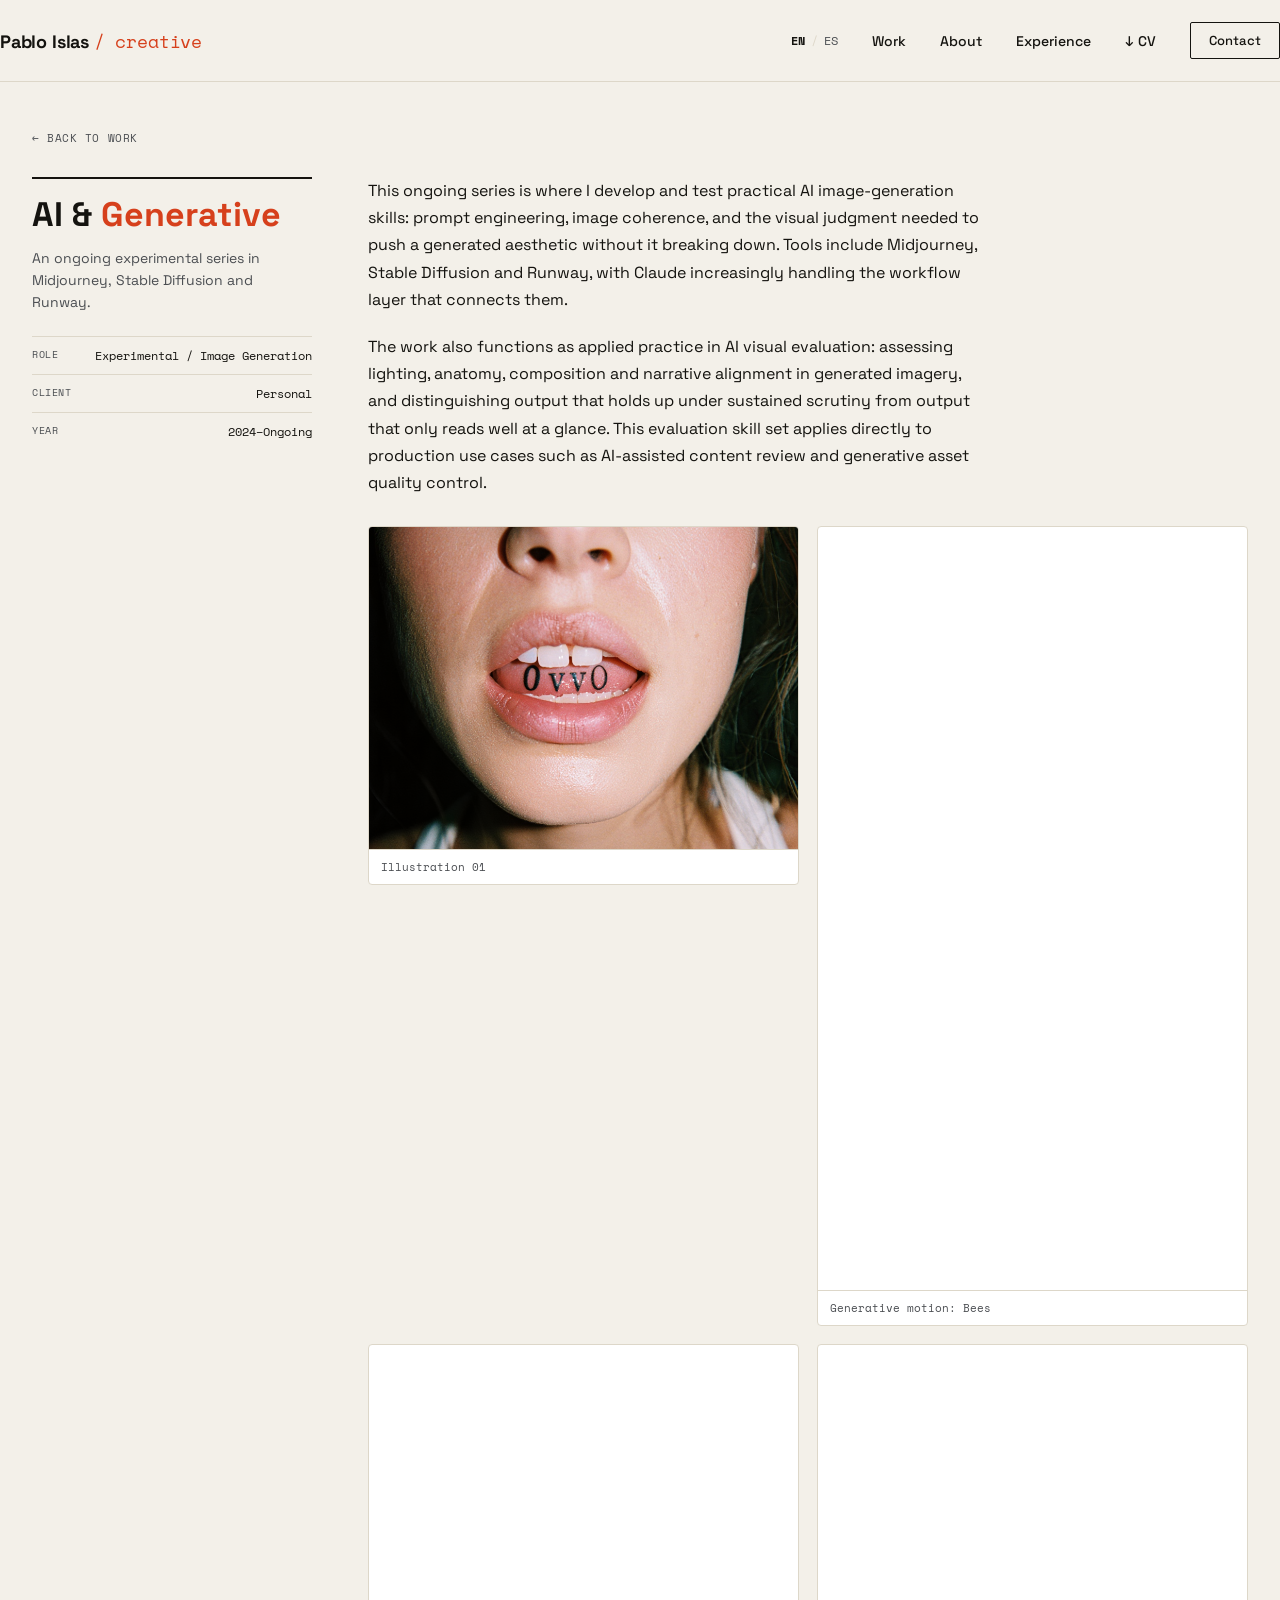
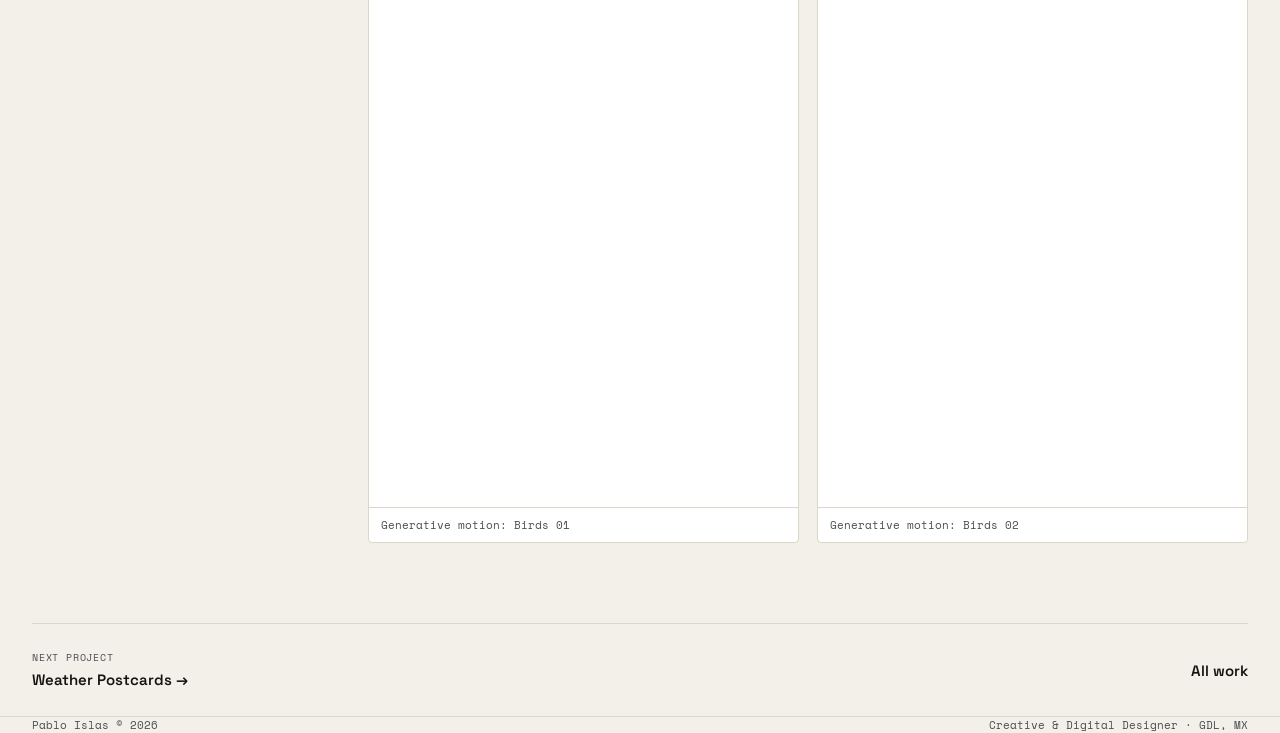
<file: work/ai-generative.html>
<!DOCTYPE html>
<html lang="en">
<head>
<meta charset="UTF-8">
<meta name="viewport" content="width=device-width, initial-scale=1.0">
<title>AI &amp; Generative, Pablo Islas</title>
<meta name="description" content="Ongoing experiments in Midjourney, Stable Diffusion and Runway, developing prompt craft, image coherence and generative visual evaluation." data-content-en="Ongoing experiments in Midjourney, Stable Diffusion and Runway, developing prompt craft, image coherence and generative visual evaluation." data-content-es="Experimentos continuos en Midjourney, Stable Diffusion y Runway, desarrollando técnica de prompts, coherencia de imagen y evaluación visual generativa.">
<link rel="preconnect" href="https://fonts.googleapis.com">
<link rel="preconnect" href="https://fonts.gstatic.com" crossorigin>
<link href="https://fonts.googleapis.com/css2?family=Bebas+Neue&family=Space+Grotesk:wght@400;500;600;700&family=Space+Mono:wght@400;700&display=swap" rel="stylesheet">
<link rel="stylesheet" href="../style.css">
</head>
<body>

<header class="masthead"><div class="wrap masthead-in">
  <a href="../index.html" class="brand">Pablo Islas <span class="no" data-en="/ creative" data-es="/ creativo">/ creative</span></a>
  <nav class="mnav">
    <div class="lang-switch"><button class="lang-btn active" data-lang="en">EN</button><span class="sep">/</span><button class="lang-btn" data-lang="es">ES</button></div>
    <a href="../index.html#work" data-en="Work" data-es="Trabajo">Work</a>
    <a href="../index.html#about" data-en="About" data-es="Sobre mí">About</a>
    <a href="../index.html#experience" data-en="Experience" data-es="Experiencia">Experience</a>
    <a href="../cvs/pabloIslas_CV_2026.pdf" target="_blank">↓ CV</a>
    <a class="cta" href="../index.html#contact" data-en="Contact" data-es="Contacto">Contact</a>
  </nav>
</div></header>

<main>
  <div class="wrap">
    <div class="cs-top"><a class="cs-back mono" href="../index.html#work" data-en="← Back to work" data-es="← Volver al trabajo">← Back to work</a></div>

    <div class="cs-layout">
      <aside class="cs-side">
        <h1>AI &amp; <span class="r">Generative</span></h1>
        <p class="dek" data-en="An ongoing experimental series in Midjourney, Stable Diffusion and Runway." data-es="Una serie experimental continua en Midjourney, Stable Diffusion y Runway.">An ongoing experimental series in Midjourney, Stable Diffusion and Runway.</p>
        <div class="meta-row"><span data-en="Role" data-es="Rol">Role</span><span data-en="Experimental / Image Generation" data-es="Experimental / Generación de Imágenes">Experimental / Image Generation</span></div>
        <div class="meta-row"><span data-en="Client" data-es="Cliente">Client</span><span>Personal</span></div>
        <div class="meta-row"><span data-en="Year" data-es="Año">Year</span><span data-en="2024–Ongoing" data-es="2024–En curso">2024–Ongoing</span></div>
      </aside>

      <div class="cs-main">
        <p data-en="This ongoing series is where I develop and test practical AI image-generation skills: prompt engineering, image coherence, and the visual judgment needed to push a generated aesthetic without it breaking down. Tools include Midjourney, Stable Diffusion and Runway, with Claude increasingly handling the workflow layer that connects them." data-es="Esta serie continua es donde desarrollo y pongo a prueba habilidades prácticas de generación de imágenes con IA: ingeniería de prompts, coherencia de imagen y el criterio visual necesario para llevar una estética generada al límite sin que se rompa. Las herramientas incluyen Midjourney, Stable Diffusion y Runway, con Claude asumiendo cada vez más la capa de flujo de trabajo que las conecta.">This ongoing series is where I develop and test practical AI image-generation skills: prompt engineering, image coherence, and the visual judgment needed to push a generated aesthetic without it breaking down. Tools include Midjourney, Stable Diffusion and Runway, with Claude increasingly handling the workflow layer that connects them.</p>
        <p data-en="The work also functions as applied practice in AI visual evaluation: assessing lighting, anatomy, composition and narrative alignment in generated imagery, and distinguishing output that holds up under sustained scrutiny from output that only reads well at a glance. This evaluation skill set applies directly to production use cases such as AI-assisted content review and generative asset quality control." data-es="El trabajo también funciona como práctica aplicada de evaluación visual con IA: evaluando iluminación, anatomía, composición y coherencia narrativa en imágenes generadas, y distinguiendo el resultado que resiste un escrutinio sostenido del que solo se ve bien a primera vista. Este conjunto de habilidades de evaluación aplica directamente a casos de uso de producción como la revisión de contenido asistida por IA y el control de calidad de activos generativos.">The work also functions as applied practice in AI visual evaluation: assessing lighting, anatomy, composition and narrative alignment in generated imagery, and distinguishing output that holds up under sustained scrutiny from output that only reads well at a glance. This evaluation skill set applies directly to production use cases such as AI-assisted content review and generative asset quality control.</p>

        <div class="cs-gal">
          <div class="row">
            <div class="item"><img src="../imas/ai/03e88a80-5f01-45f0-8561-28563e2cbfe1.png" alt="AI illustration 01"><div class="cap" data-en="Illustration 01" data-es="Ilustración 01">Illustration 01</div></div>
            <div class="item story"><video autoplay muted loop playsinline><source src="../imas/ai/videos/bees.mp4" type="video/mp4"></video><div class="cap" data-en="Generative motion: Bees" data-es="Motion generativo: Abejas">Generative motion: Bees</div></div>
          </div>
          <div class="row">
            <div class="item story"><video autoplay muted loop playsinline><source src="../imas/ai/videos/birds_1.mp4" type="video/mp4"></video><div class="cap" data-en="Generative motion: Birds 01" data-es="Motion generativo: Pájaros 01">Generative motion: Birds 01</div></div>
            <div class="item story"><video autoplay muted loop playsinline><source src="../imas/ai/videos/birds_2.mp4" type="video/mp4"></video><div class="cap" data-en="Generative motion: Birds 02" data-es="Motion generativo: Pájaros 02">Generative motion: Birds 02</div></div>
          </div>
        </div>
      </div>
    </div>

    <div class="cs-next">
      <div><span class="cs-next-label" data-en="Next project" data-es="Siguiente proyecto">Next project</span><a href="weather-postcards.html">Weather Postcards →</a></div>
      <a href="../index.html#work" data-en="All work" data-es="Todo el trabajo">All work</a>
    </div>
  </div>
</main>

<footer class="wrap"><span>Pablo Islas © 2026</span><span data-en="Creative &amp; Digital Designer · GDL, MX" data-es="Diseñador Creativo y Digital · GDL, MX">Creative &amp; Digital Designer · GDL, MX</span></footer>

<script src="../crops.js"></script>
<script src="../i18n.js"></script>
</body>
</html>
</file>
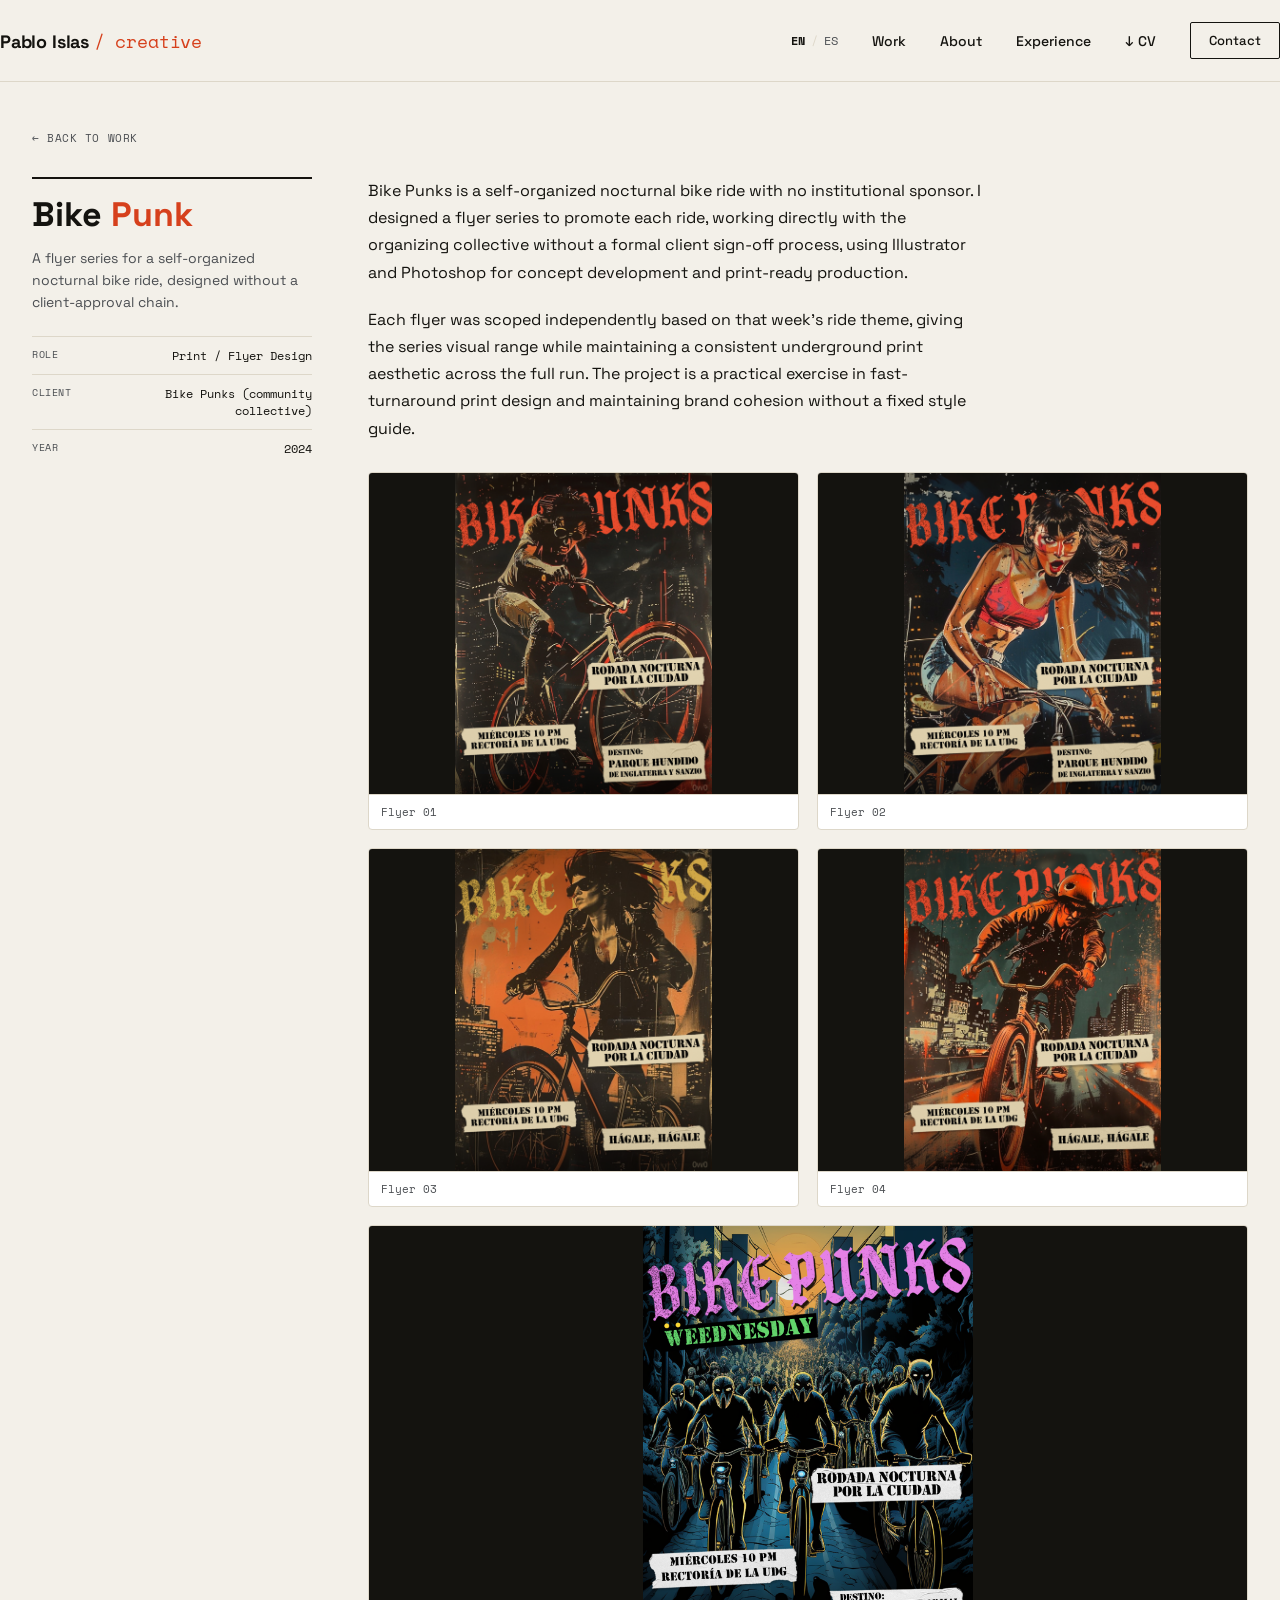
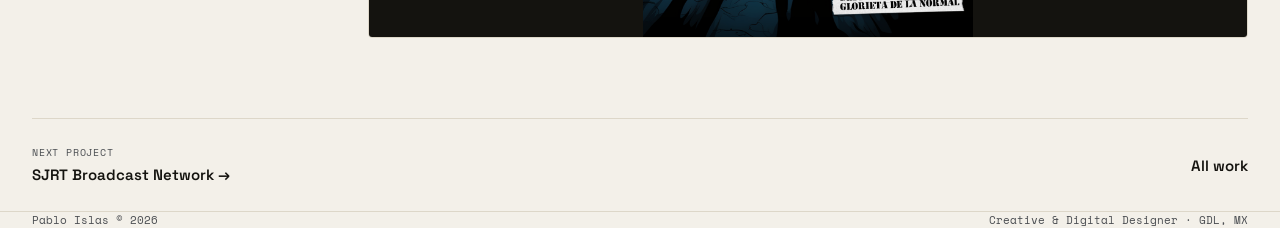
<file: work/bike-punk-flyers.html>
<!DOCTYPE html>
<html lang="en">
<head>
<meta charset="UTF-8">
<meta name="viewport" content="width=device-width, initial-scale=1.0">
<title>Bike Punk Flyers, Pablo Islas</title>
<meta name="description" content="A flyer series for Bike Punks, a self-organized nocturnal bike ride, designed and produced without a client-approval chain." data-content-en="A flyer series for Bike Punks, a self-organized nocturnal bike ride, designed and produced without a client-approval chain." data-content-es="Una serie de flyers para Bike Punks, una rodada nocturna autogestionada, diseñada y producida sin cadena de aprobación de cliente.">
<link rel="preconnect" href="https://fonts.googleapis.com">
<link rel="preconnect" href="https://fonts.gstatic.com" crossorigin>
<link href="https://fonts.googleapis.com/css2?family=Bebas+Neue&family=Space+Grotesk:wght@400;500;600;700&family=Space+Mono:wght@400;700&display=swap" rel="stylesheet">
<link rel="stylesheet" href="../style.css">
</head>
<body>

<header class="masthead"><div class="wrap masthead-in">
  <a href="../index.html" class="brand">Pablo Islas <span class="no" data-en="/ creative" data-es="/ creativo">/ creative</span></a>
  <nav class="mnav">
    <div class="lang-switch"><button class="lang-btn active" data-lang="en">EN</button><span class="sep">/</span><button class="lang-btn" data-lang="es">ES</button></div>
    <a href="../index.html#work" data-en="Work" data-es="Trabajo">Work</a>
    <a href="../index.html#about" data-en="About" data-es="Sobre mí">About</a>
    <a href="../index.html#experience" data-en="Experience" data-es="Experiencia">Experience</a>
    <a href="../cvs/pabloIslas_CV_2026.pdf" target="_blank">↓ CV</a>
    <a class="cta" href="../index.html#contact" data-en="Contact" data-es="Contacto">Contact</a>
  </nav>
</div></header>

<main>
  <div class="wrap">
    <div class="cs-top"><a class="cs-back mono" href="../index.html#work" data-en="← Back to work" data-es="← Volver al trabajo">← Back to work</a></div>

    <div class="cs-layout">
      <aside class="cs-side">
        <h1>Bike <span class="r">Punk</span></h1>
        <p class="dek" data-en="A flyer series for a self-organized nocturnal bike ride, designed without a client-approval chain." data-es="Una serie de flyers para una rodada nocturna autogestionada, diseñada sin cadena de aprobación de cliente.">A flyer series for a self-organized nocturnal bike ride, designed without a client-approval chain.</p>
        <div class="meta-row"><span data-en="Role" data-es="Rol">Role</span><span data-en="Print / Flyer Design" data-es="Impresión / Diseño de Flyers">Print / Flyer Design</span></div>
        <div class="meta-row"><span data-en="Client" data-es="Cliente">Client</span><span data-en="Bike Punks (community collective)" data-es="Bike Punks (colectivo comunitario)">Bike Punks (community collective)</span></div>
        <div class="meta-row"><span data-en="Year" data-es="Año">Year</span><span>2024</span></div>
      </aside>

      <div class="cs-main">
        <p data-en="Bike Punks is a self-organized nocturnal bike ride with no institutional sponsor. I designed a flyer series to promote each ride, working directly with the organizing collective without a formal client sign-off process, using Illustrator and Photoshop for concept development and print-ready production." data-es="Bike Punks es una rodada nocturna autogestionada, sin patrocinio institucional. Diseñé una serie de flyers para promover cada rodada, trabajando directamente con el colectivo organizador sin un proceso formal de aprobación de cliente, usando Illustrator y Photoshop para el desarrollo de concepto y la producción lista para impresión.">Bike Punks is a self-organized nocturnal bike ride with no institutional sponsor. I designed a flyer series to promote each ride, working directly with the organizing collective without a formal client sign-off process, using Illustrator and Photoshop for concept development and print-ready production.</p>
        <p data-en="Each flyer was scoped independently based on that week's ride theme, giving the series visual range while maintaining a consistent underground print aesthetic across the full run. The project is a practical exercise in fast-turnaround print design and maintaining brand cohesion without a fixed style guide." data-es="Cada flyer se definió de forma independiente según el tema de la rodada de esa semana, dándole a la serie rango visual mientras mantenía una estética de impresión underground consistente en toda la corrida. El proyecto es un ejercicio práctico de diseño impreso de entrega rápida y de mantener cohesión de marca sin una guía de estilo fija.">Each flyer was scoped independently based on that week's ride theme, giving the series visual range while maintaining a consistent underground print aesthetic across the full run. The project is a practical exercise in fast-turnaround print design and maintaining brand cohesion without a fixed style guide.</p>

        <div class="cs-gal">
          <div class="row">
            <div class="item contain"><img src="../behance_download/Bike-Punks-flyers/1.png" alt="Bike Punk flyer 01"><div class="cap">Flyer 01</div></div>
            <div class="item contain"><img src="../behance_download/Bike-Punks-flyers/2.png" alt="Bike Punk flyer 02"><div class="cap">Flyer 02</div></div>
          </div>
          <div class="row">
            <div class="item contain"><img src="../behance_download/Bike-Punks-flyers/3.png" alt="Bike Punk flyer 03"><div class="cap">Flyer 03</div></div>
            <div class="item contain"><img src="../behance_download/Bike-Punks-flyers/4.png" alt="Bike Punk flyer 04"><div class="cap">Flyer 04</div></div>
          </div>
          <div class="item wide contain"><img src="../behance_download/Bike-Punks-flyers/5.png" alt="Bike Punk flyer 05"><div class="cap">Flyer 05</div></div>
        </div>
      </div>
    </div>

    <div class="cs-next">
      <div><span class="cs-next-label" data-en="Next project" data-es="Siguiente proyecto">Next project</span><a href="sjrt-social.html">SJRT Broadcast Network →</a></div>
      <a href="../index.html#work" data-en="All work" data-es="Todo el trabajo">All work</a>
    </div>
  </div>
</main>

<footer class="wrap"><span>Pablo Islas © 2026</span><span data-en="Creative &amp; Digital Designer · GDL, MX" data-es="Diseñador Creativo y Digital · GDL, MX">Creative &amp; Digital Designer · GDL, MX</span></footer>

<script src="../crops.js"></script>
<script src="../i18n.js"></script>
</body>
</html>
</file>
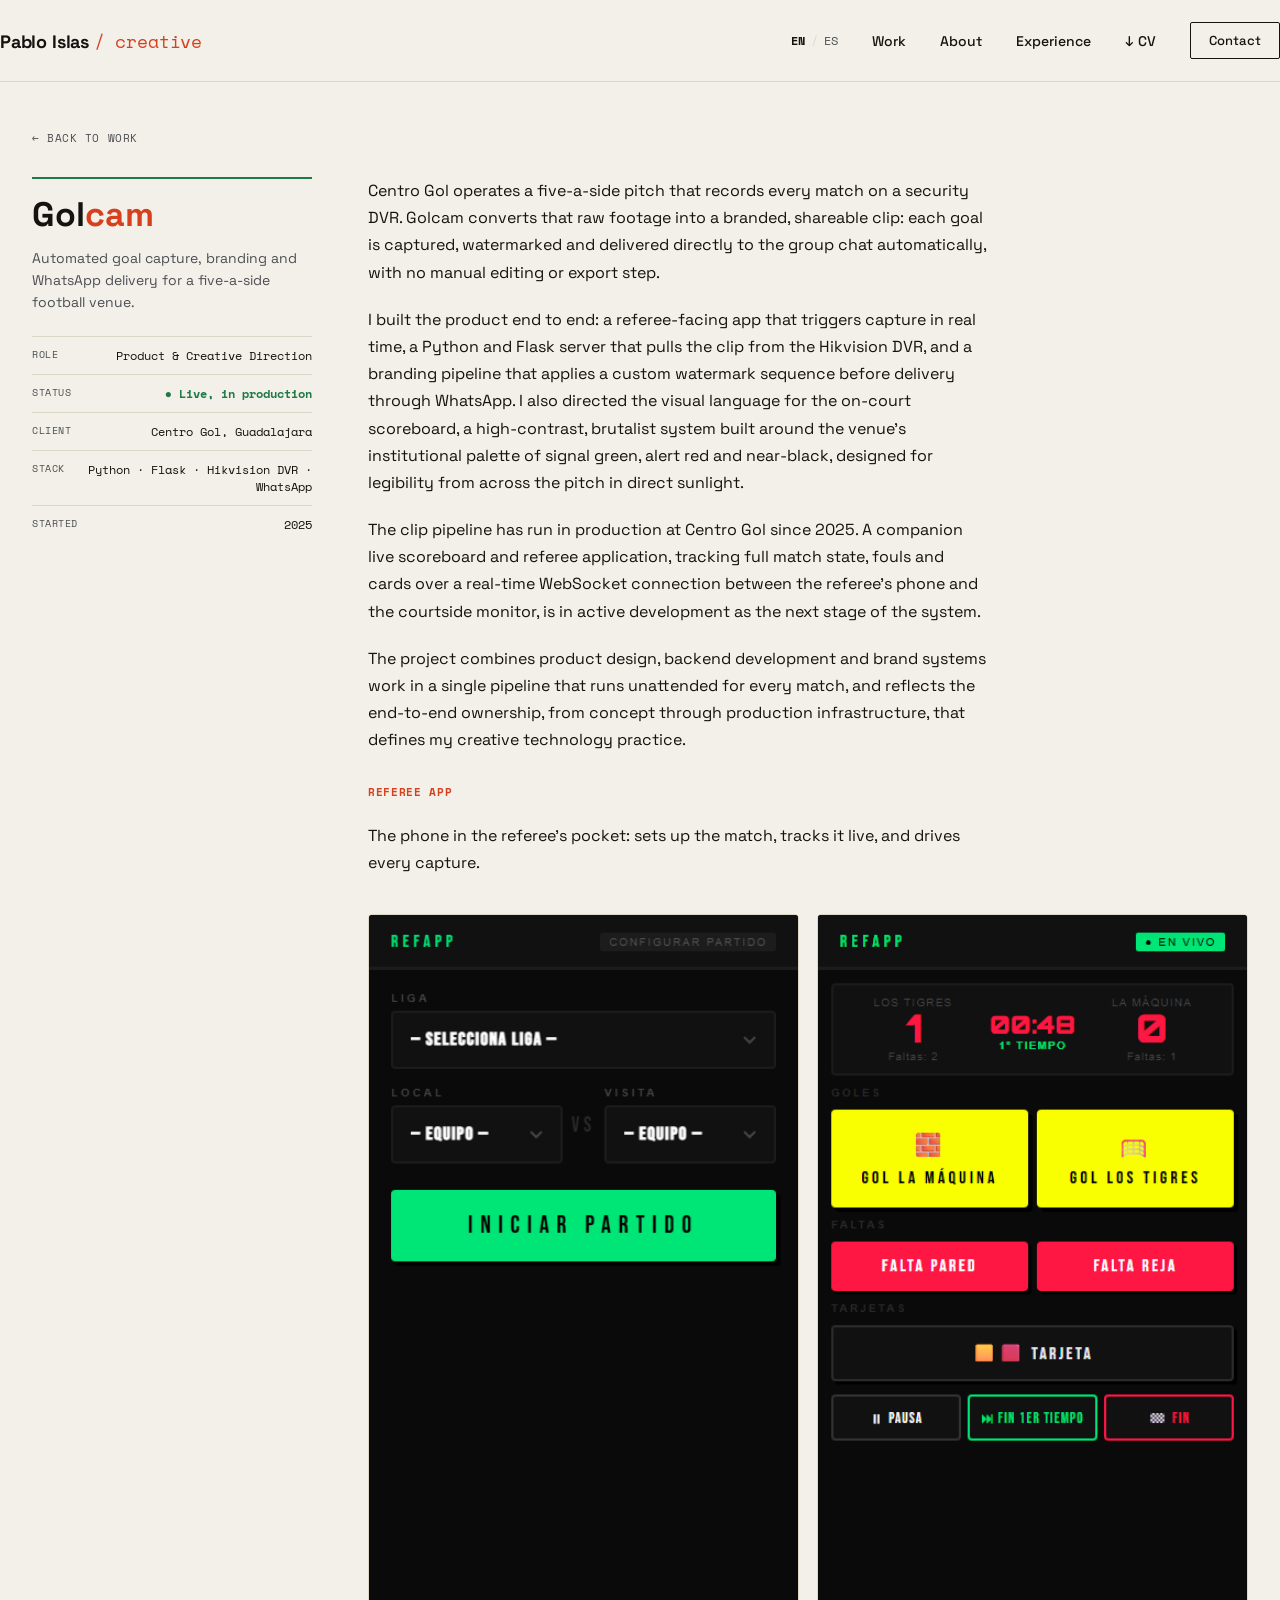
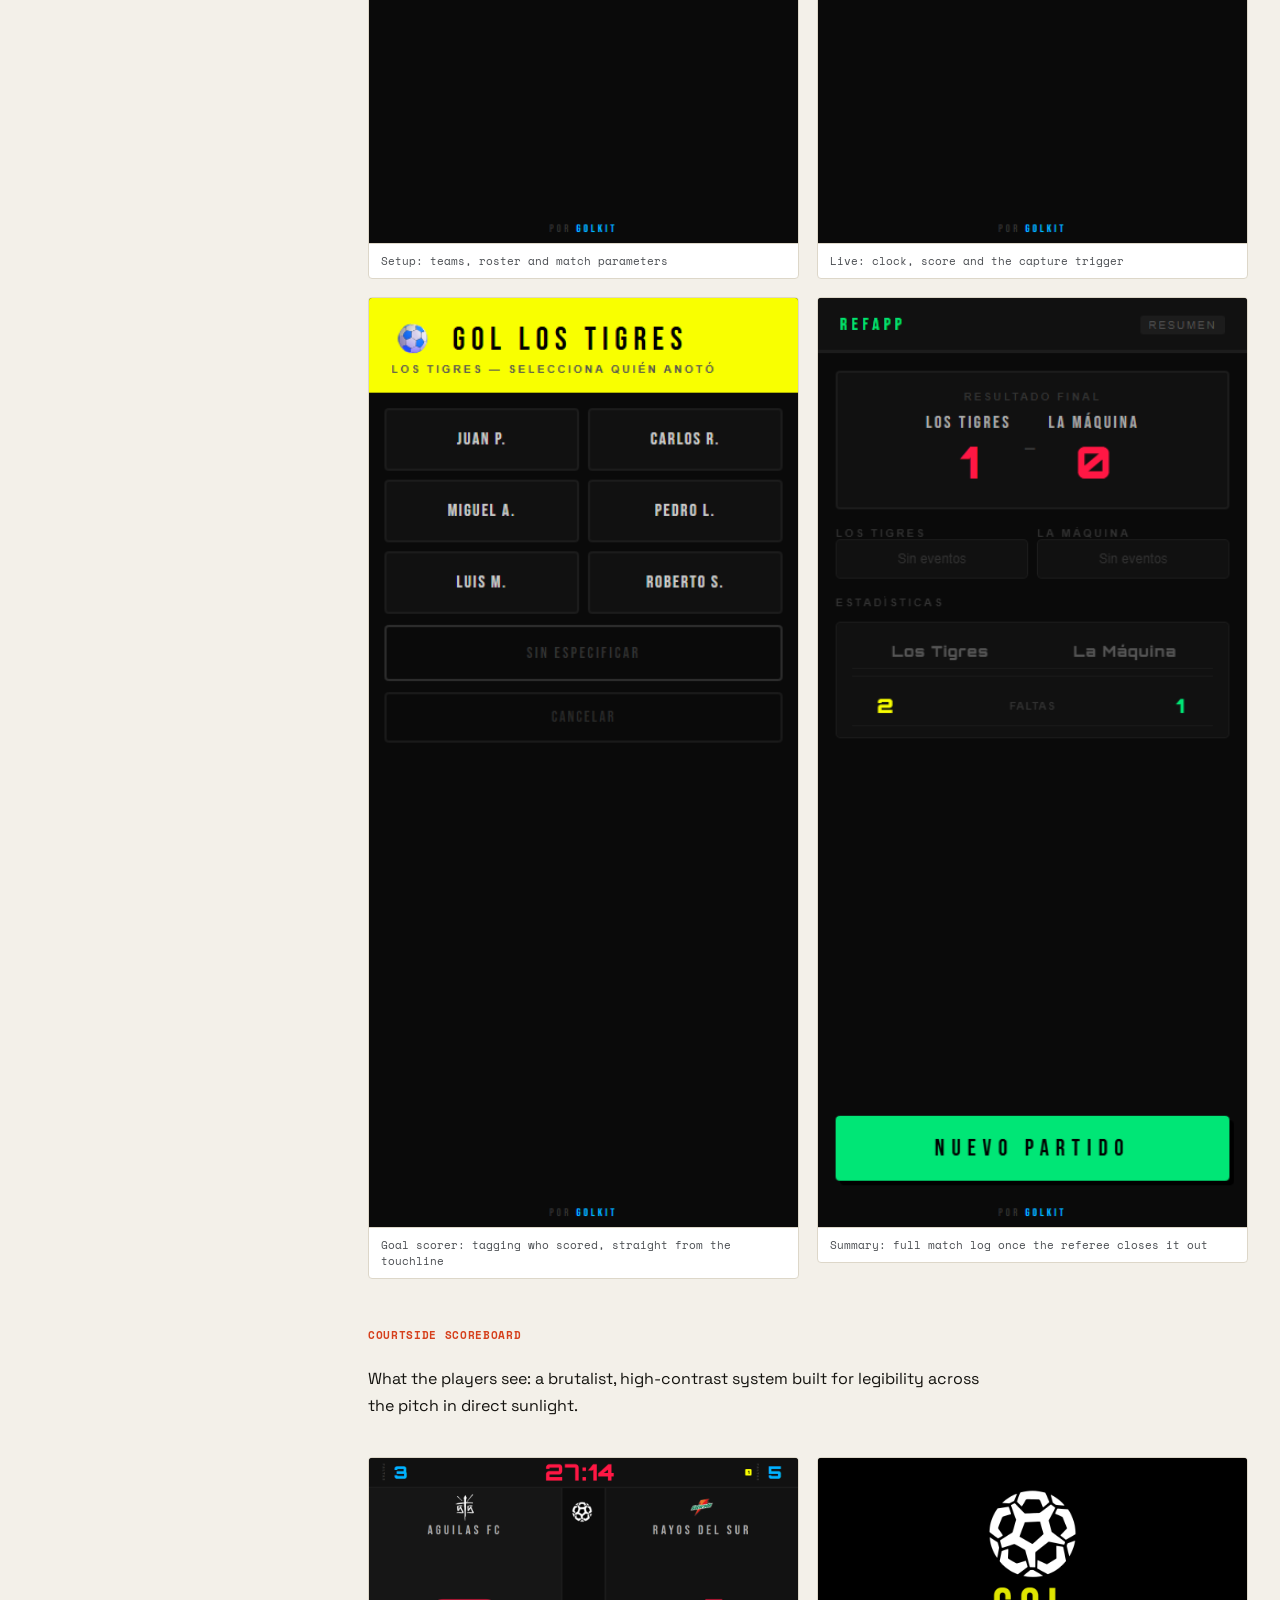
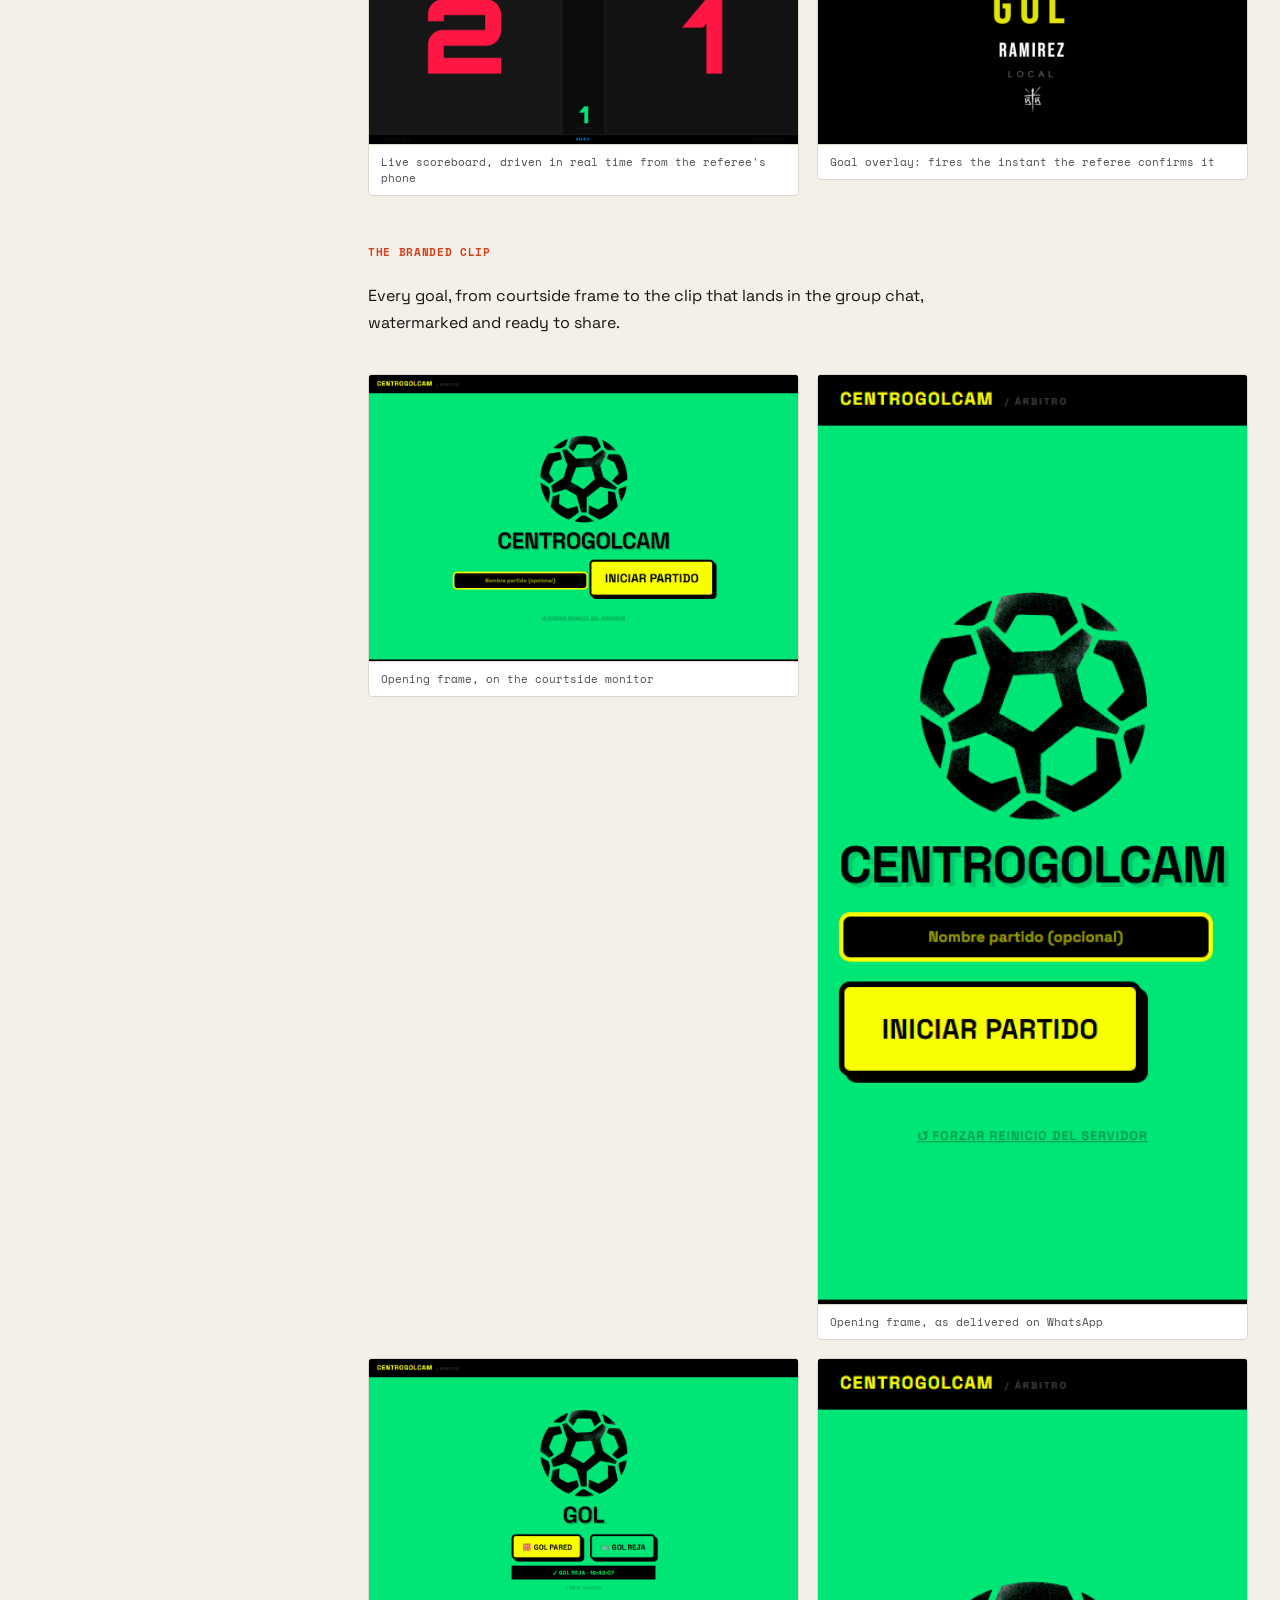
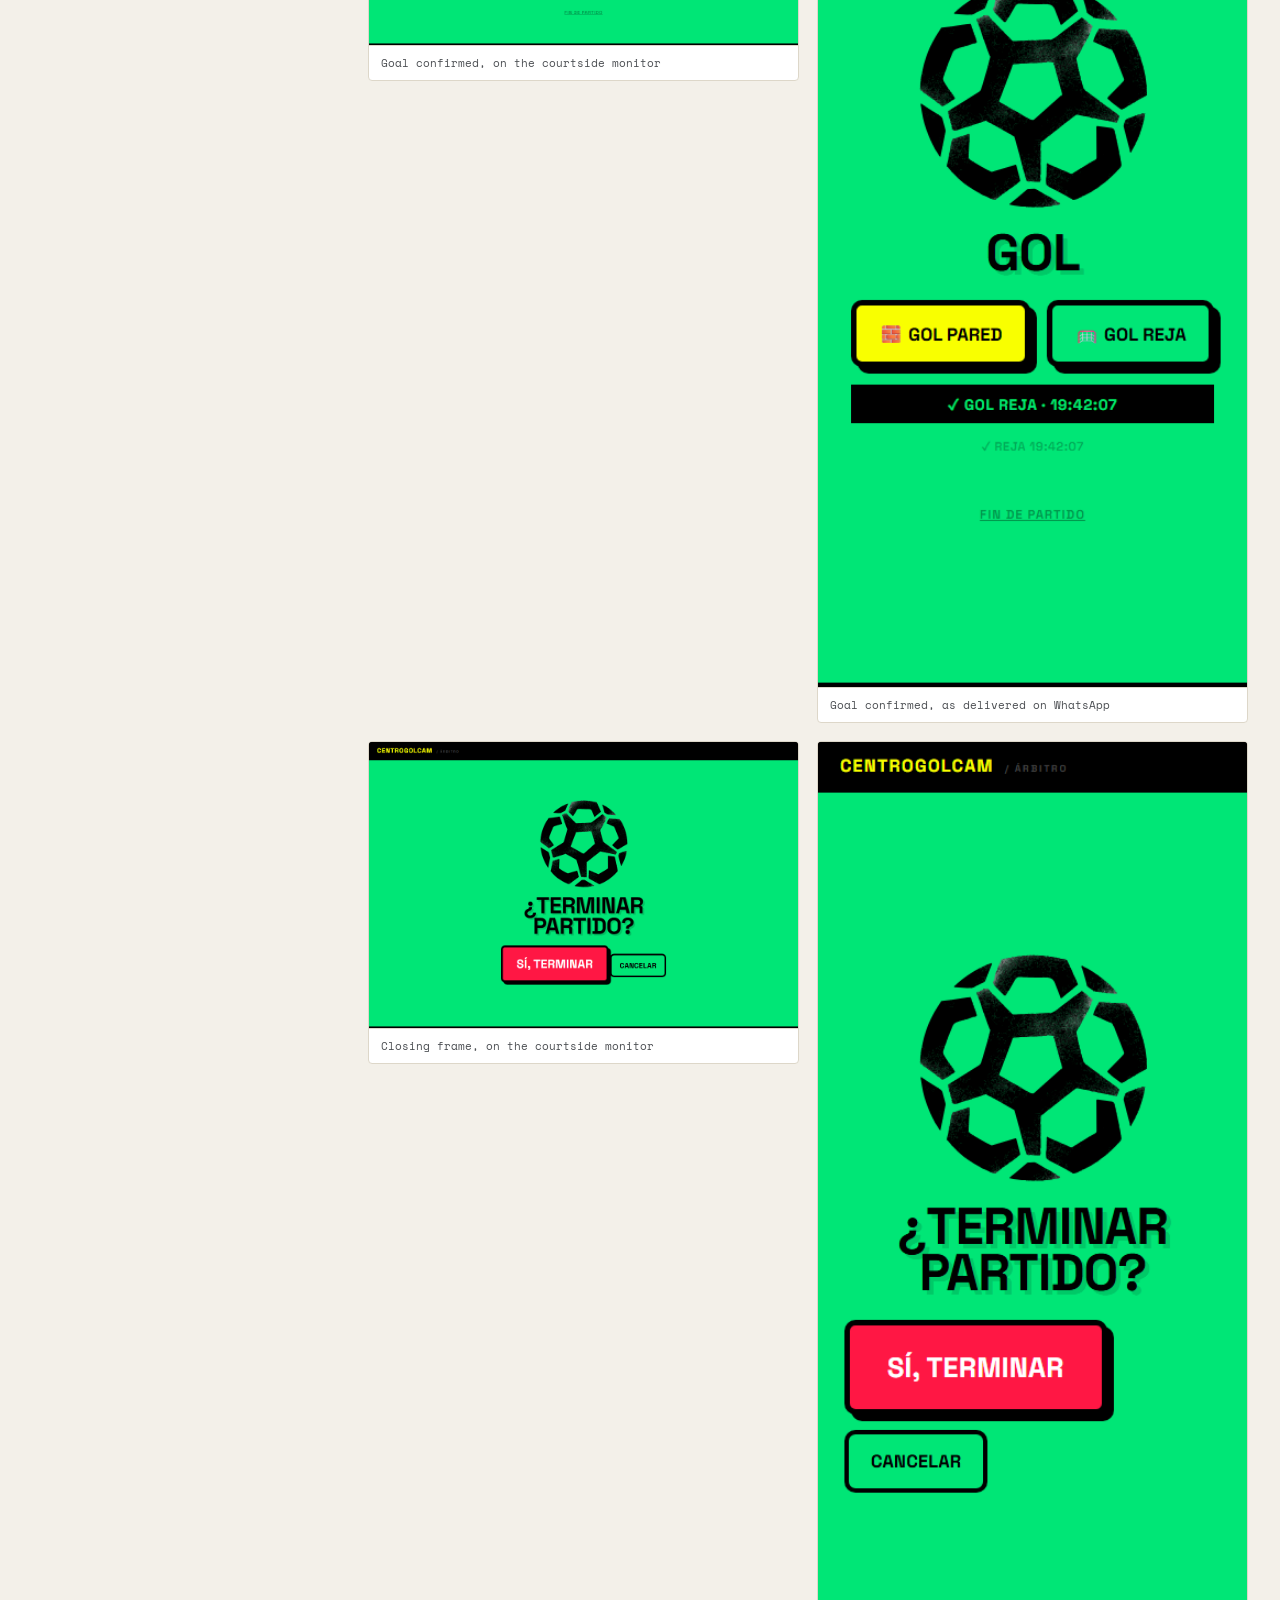
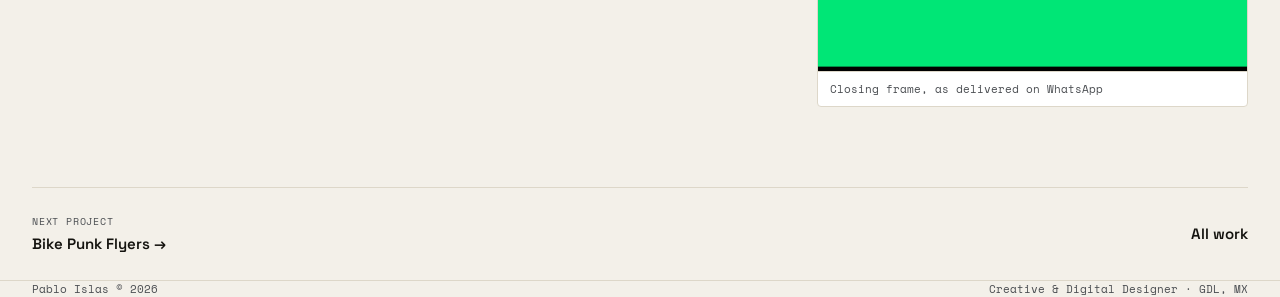
<file: work/golcam.html>
<!DOCTYPE html>
<html lang="en">
<head>
<meta charset="UTF-8">
<meta name="viewport" content="width=device-width, initial-scale=1.0">
<title>Golcam, Pablo Islas</title>
<meta name="description" content="Automated goal-capture, branding and WhatsApp delivery system for a five-a-side football venue in Guadalajara." data-content-en="Automated goal-capture, branding and WhatsApp delivery system for a five-a-side football venue in Guadalajara." data-content-es="Sistema automatizado de captura de goles, branding y envío por WhatsApp para una cancha de fútbol rápido en Guadalajara.">
<link rel="preconnect" href="https://fonts.googleapis.com">
<link rel="preconnect" href="https://fonts.gstatic.com" crossorigin>
<link href="https://fonts.googleapis.com/css2?family=Bebas+Neue&family=Space+Grotesk:wght@400;500;600;700&family=Space+Mono:wght@400;700&display=swap" rel="stylesheet">
<link rel="stylesheet" href="../style.css">
<style>
  /* Golcam-only accent: institutional green used sparingly, never replacing the site red */
  .cs-side{border-top-color:var(--green);}
  .meta-row .live{color:var(--green);font-weight:700;}
</style>
</head>
<body>

<header class="masthead"><div class="wrap masthead-in">
  <a href="../index.html" class="brand">Pablo Islas <span class="no" data-en="/ creative" data-es="/ creativo">/ creative</span></a>
  <nav class="mnav">
    <div class="lang-switch"><button class="lang-btn active" data-lang="en">EN</button><span class="sep">/</span><button class="lang-btn" data-lang="es">ES</button></div>
    <a href="../index.html#work" data-en="Work" data-es="Trabajo">Work</a>
    <a href="../index.html#about" data-en="About" data-es="Sobre mí">About</a>
    <a href="../index.html#experience" data-en="Experience" data-es="Experiencia">Experience</a>
    <a href="../cvs/pabloIslas_CV_2026.pdf" target="_blank">↓ CV</a>
    <a class="cta" href="../index.html#contact" data-en="Contact" data-es="Contacto">Contact</a>
  </nav>
</div></header>

<main>
  <div class="wrap">
    <div class="cs-top"><a class="cs-back mono" href="../index.html#work" data-en="← Back to work" data-es="← Volver al trabajo">← Back to work</a></div>

    <div class="cs-layout">
      <aside class="cs-side">
        <h1>Gol<span class="r">cam</span></h1>
        <p class="dek" data-en="Automated goal capture, branding and WhatsApp delivery for a five-a-side football venue." data-es="Captura automatizada de goles, branding y envío por WhatsApp para una cancha de fútbol rápido.">Automated goal capture, branding and WhatsApp delivery for a five-a-side football venue.</p>
        <div class="meta-row"><span data-en="Role" data-es="Rol">Role</span><span data-en="Product &amp; Creative Direction" data-es="Producto y Dirección Creativa">Product &amp; Creative Direction</span></div>
        <div class="meta-row"><span data-en="Status" data-es="Estado">Status</span><span class="live" data-en="● Live, in production" data-es="● En vivo, en producción">● Live, in production</span></div>
        <div class="meta-row"><span data-en="Client" data-es="Cliente">Client</span><span>Centro Gol, Guadalajara</span></div>
        <div class="meta-row"><span data-en="Stack" data-es="Stack">Stack</span><span>Python · Flask · Hikvision DVR · WhatsApp</span></div>
        <div class="meta-row"><span data-en="Started" data-es="Inicio">Started</span><span>2025</span></div>
      </aside>

      <div class="cs-main">
        <p data-en="Centro Gol operates a five-a-side pitch that records every match on a security DVR. Golcam converts that raw footage into a branded, shareable clip: each goal is captured, watermarked and delivered directly to the group chat automatically, with no manual editing or export step." data-es="Centro Gol opera una cancha de fútbol rápido que graba cada partido en un DVR de seguridad. Golcam convierte ese material crudo en un clip de marca, listo para compartir: cada gol se captura, se marca con agua y se entrega directamente al chat grupal de forma automática, sin edición manual ni paso de exportación.">Centro Gol operates a five-a-side pitch that records every match on a security DVR. Golcam converts that raw footage into a branded, shareable clip: each goal is captured, watermarked and delivered directly to the group chat automatically, with no manual editing or export step.</p>
        <p data-en="I built the product end to end: a referee-facing app that triggers capture in real time, a Python and Flask server that pulls the clip from the Hikvision DVR, and a branding pipeline that applies a custom watermark sequence before delivery through WhatsApp. I also directed the visual language for the on-court scoreboard, a high-contrast, brutalist system built around the venue's institutional palette of signal green, alert red and near-black, designed for legibility from across the pitch in direct sunlight." data-es="Construí el producto de principio a fin: una app para el árbitro que dispara la captura en tiempo real, un servidor en Python y Flask que extrae el clip del DVR Hikvision, y un pipeline de marca que aplica una secuencia de marca de agua personalizada antes de la entrega por WhatsApp. También dirigí el lenguaje visual del marcador en cancha, un sistema brutalista de alto contraste construido en torno a la paleta institucional del venue: verde señal, rojo de alerta y casi negro, diseñado para ser legible desde el otro lado de la cancha bajo sol directo.">I built the product end to end: a referee-facing app that triggers capture in real time, a Python and Flask server that pulls the clip from the Hikvision DVR, and a branding pipeline that applies a custom watermark sequence before delivery through WhatsApp. I also directed the visual language for the on-court scoreboard, a high-contrast, brutalist system built around the venue's institutional palette of signal green, alert red and near-black, designed for legibility from across the pitch in direct sunlight.</p>
        <p data-en="The clip pipeline has run in production at Centro Gol since 2025. A companion live scoreboard and referee application, tracking full match state, fouls and cards over a real-time WebSocket connection between the referee's phone and the courtside monitor, is in active development as the next stage of the system." data-es="El pipeline de clips corre en producción en Centro Gol desde 2025. Una aplicación complementaria de marcador en vivo y árbitro, que rastrea el estado completo del partido, faltas y tarjetas a través de una conexión WebSocket en tiempo real entre el teléfono del árbitro y el monitor de la cancha, está en desarrollo activo como la siguiente etapa del sistema.">The clip pipeline has run in production at Centro Gol since 2025. A companion live scoreboard and referee application, tracking full match state, fouls and cards over a real-time WebSocket connection between the referee's phone and the courtside monitor, is in active development as the next stage of the system.</p>
        <p data-en="The project combines product design, backend development and brand systems work in a single pipeline that runs unattended for every match, and reflects the end-to-end ownership, from concept through production infrastructure, that defines my creative technology practice." data-es="El proyecto combina diseño de producto, desarrollo backend y trabajo de sistemas de marca en un solo pipeline que corre sin supervisión en cada partido, y refleja la responsabilidad de principio a fin, desde el concepto hasta la infraestructura de producción, que define mi práctica de tecnología creativa.">The project combines product design, backend development and brand systems work in a single pipeline that runs unattended for every match, and reflects the end-to-end ownership, from concept through production infrastructure, that defines my creative technology practice.</p>

        <div class="cs-gal">
          <h3 class="cs-gal-h" data-en="Referee app" data-es="App del árbitro">Referee app</h3>
          <p class="cs-gal-sub" data-en="The phone in the referee's pocket: sets up the match, tracks it live, and drives every capture." data-es="El teléfono en el bolsillo del árbitro: arma el partido, lo sigue en vivo y dispara cada captura.">The phone in the referee's pocket: sets up the match, tracks it live, and drives every capture.</p>
          <div class="row">
            <div class="item phone"><img src="../imas/golcam/refapp_setup_mobile.png" alt="Referee app, match setup screen"><div class="cap" data-en="Setup: teams, roster and match parameters" data-es="Configuración: equipos, roster y parámetros del partido">Setup: teams, roster and match parameters</div></div>
            <div class="item phone"><img src="../imas/golcam/refapp_enVivo_mobile.png" alt="Referee app, live match tracking screen"><div class="cap" data-en="Live: clock, score and the capture trigger" data-es="En vivo: reloj, marcador y el disparador de captura">Live: clock, score and the capture trigger</div></div>
          </div>
          <div class="row">
            <div class="item phone"><img src="../imas/golcam/refapp_goleador_mobile.png" alt="Referee app, goal scorer selection screen"><div class="cap" data-en="Goal scorer: tagging who scored, straight from the touchline" data-es="Goleador: se marca quién anotó, desde la propia línea de banda">Goal scorer: tagging who scored, straight from the touchline</div></div>
            <div class="item phone"><img src="../imas/golcam/refapp_resumen_mobile.png" alt="Referee app, end of match summary screen"><div class="cap" data-en="Summary: full match log once the referee closes it out" data-es="Resumen: bitácora completa del partido al cerrarlo el árbitro">Summary: full match log once the referee closes it out</div></div>
          </div>

          <h3 class="cs-gal-h" data-en="Courtside scoreboard" data-es="Marcador en cancha">Courtside scoreboard</h3>
          <p class="cs-gal-sub" data-en="What the players see: a brutalist, high-contrast system built for legibility across the pitch in direct sunlight." data-es="Lo que ven los jugadores: un sistema brutalista de alto contraste, pensado para leerse desde el otro lado de la cancha bajo sol directo.">What the players see: a brutalist, high-contrast system built for legibility across the pitch in direct sunlight.</p>
          <div class="row">
            <div class="item screen"><img src="../imas/golcam/scoreboard_enVivo_desktop.png" alt="Golcam live scoreboard on a courtside monitor"><div class="cap" data-en="Live scoreboard, driven in real time from the referee's phone" data-es="Marcador en vivo, controlado en tiempo real desde el teléfono del árbitro">Live scoreboard, driven in real time from the referee's phone</div></div>
            <div class="item screen"><img src="../imas/golcam/scoreboard_overlayGol_desktop.png" alt="Goal overlay animation on the courtside scoreboard"><div class="cap" data-en="Goal overlay: fires the instant the referee confirms it" data-es="Overlay de gol: se dispara en el instante en que el árbitro lo confirma">Goal overlay: fires the instant the referee confirms it</div></div>
          </div>

          <h3 class="cs-gal-h" data-en="The branded clip" data-es="El clip de marca">The branded clip</h3>
          <p class="cs-gal-sub" data-en="Every goal, from courtside frame to the clip that lands in the group chat, watermarked and ready to share." data-es="Cada gol, desde el frame en cancha hasta el clip que llega al chat grupal, con marca de agua y listo para compartir.">Every goal, from courtside frame to the clip that lands in the group chat, watermarked and ready to share.</p>
          <div class="row">
            <div class="item screen"><img src="../imas/golcam/golcam_inicio_desktop.png" alt="Golcam clip opening frame on the courtside monitor"><div class="cap" data-en="Opening frame, on the courtside monitor" data-es="Frame de apertura, en el monitor de cancha">Opening frame, on the courtside monitor</div></div>
            <div class="item phone"><img src="../imas/golcam/golcam_inicio_mobile.png" alt="Golcam clip opening frame as delivered on WhatsApp"><div class="cap" data-en="Opening frame, as delivered on WhatsApp" data-es="Frame de apertura, tal como llega por WhatsApp">Opening frame, as delivered on WhatsApp</div></div>
          </div>
          <div class="row">
            <div class="item screen"><img src="../imas/golcam/golcam_golconfirmado_desktop.png" alt="Golcam goal-confirmed frame on the courtside monitor"><div class="cap" data-en="Goal confirmed, on the courtside monitor" data-es="Gol confirmado, en el monitor de cancha">Goal confirmed, on the courtside monitor</div></div>
            <div class="item phone"><img src="../imas/golcam/golcam_golconfirmado_mobile.png" alt="Golcam goal-confirmed frame as delivered on WhatsApp"><div class="cap" data-en="Goal confirmed, as delivered on WhatsApp" data-es="Gol confirmado, tal como llega por WhatsApp">Goal confirmed, as delivered on WhatsApp</div></div>
          </div>
          <div class="row">
            <div class="item screen"><img src="../imas/golcam/golcam_fin_desktop.png" alt="Golcam closing frame on the courtside monitor"><div class="cap" data-en="Closing frame, on the courtside monitor" data-es="Frame de cierre, en el monitor de cancha">Closing frame, on the courtside monitor</div></div>
            <div class="item phone"><img src="../imas/golcam/golcam_fin_mobile.png" alt="Golcam closing frame as delivered on WhatsApp"><div class="cap" data-en="Closing frame, as delivered on WhatsApp" data-es="Frame de cierre, tal como llega por WhatsApp">Closing frame, as delivered on WhatsApp</div></div>
          </div>
        </div>
      </div>
    </div>

    <div class="cs-next">
      <div><span class="cs-next-label" data-en="Next project" data-es="Siguiente proyecto">Next project</span><a href="bike-punk-flyers.html">Bike Punk Flyers →</a></div>
      <a href="../index.html#work" data-en="All work" data-es="Todo el trabajo">All work</a>
    </div>
  </div>
</main>

<footer class="wrap"><span>Pablo Islas © 2026</span><span data-en="Creative &amp; Digital Designer · GDL, MX" data-es="Diseñador Creativo y Digital · GDL, MX">Creative &amp; Digital Designer · GDL, MX</span></footer>

<script src="../crops.js"></script>
<script src="../i18n.js"></script>
</body>
</html>
</file>
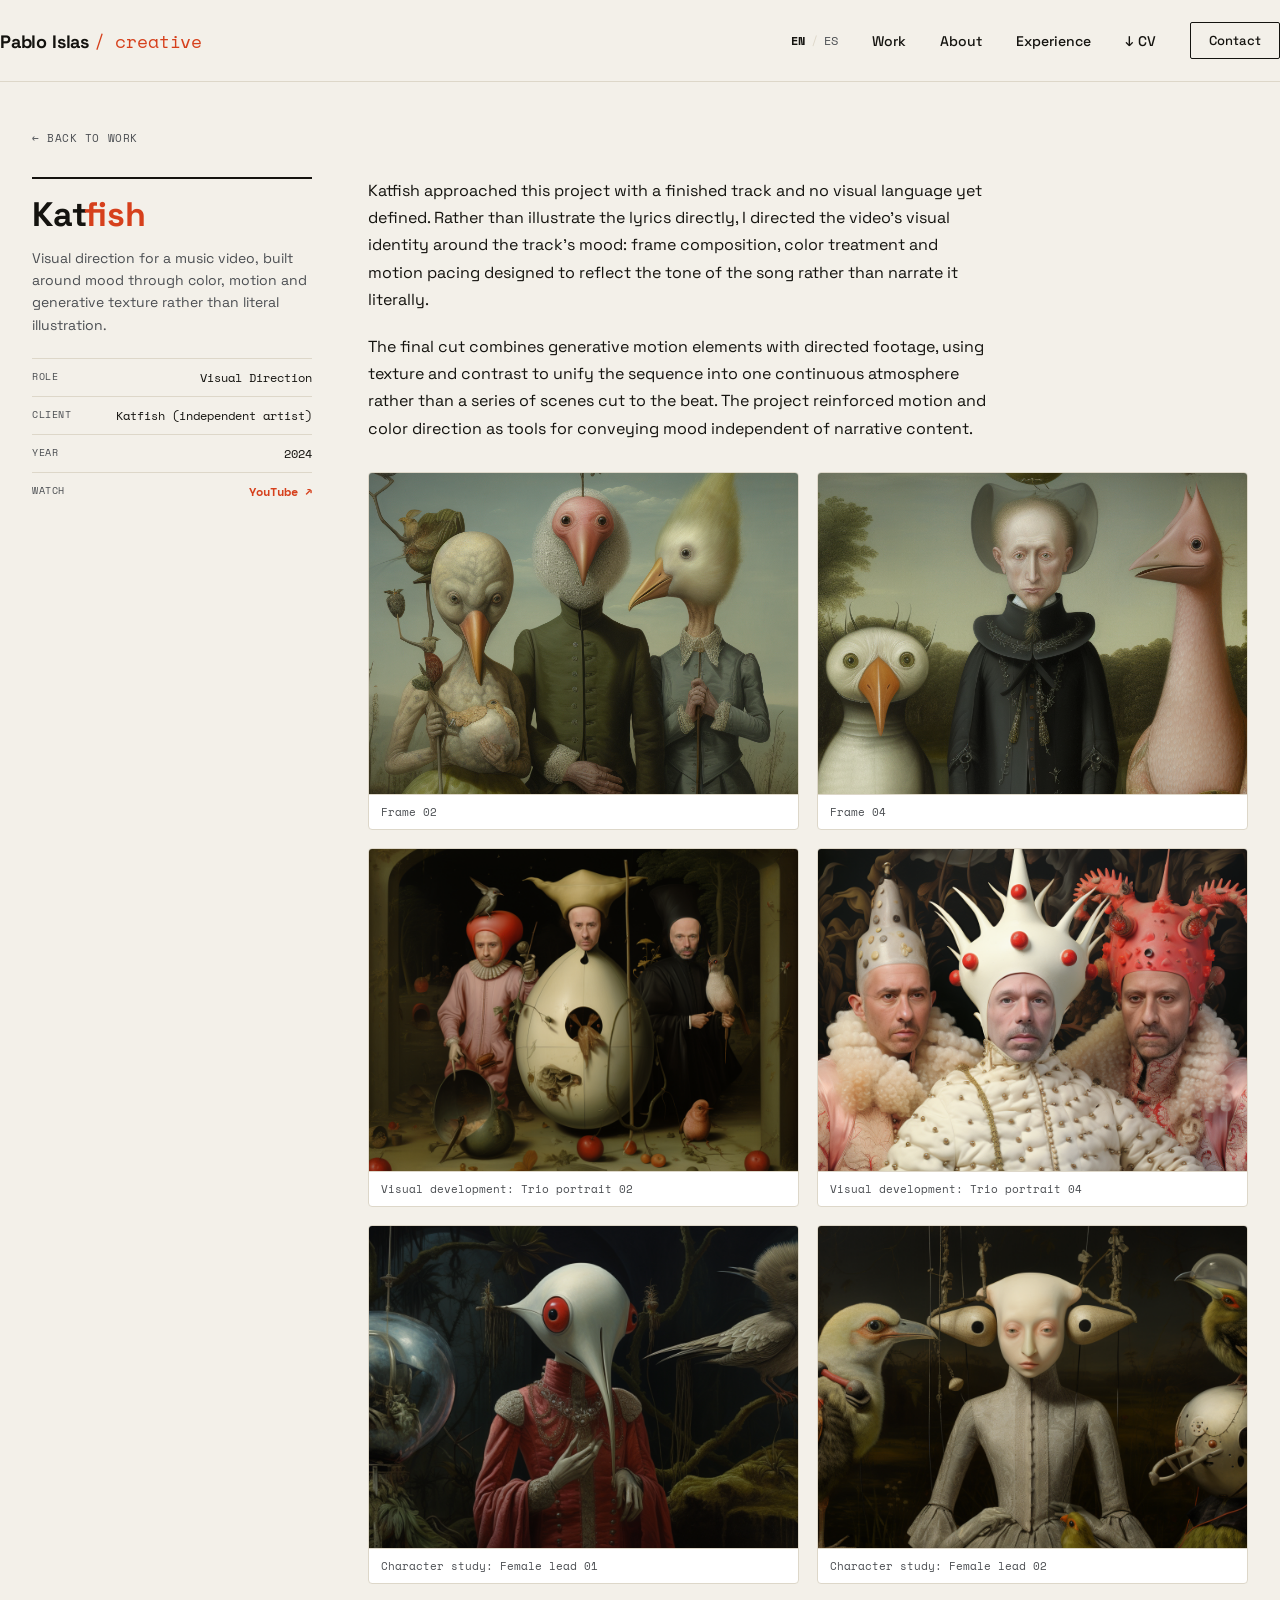
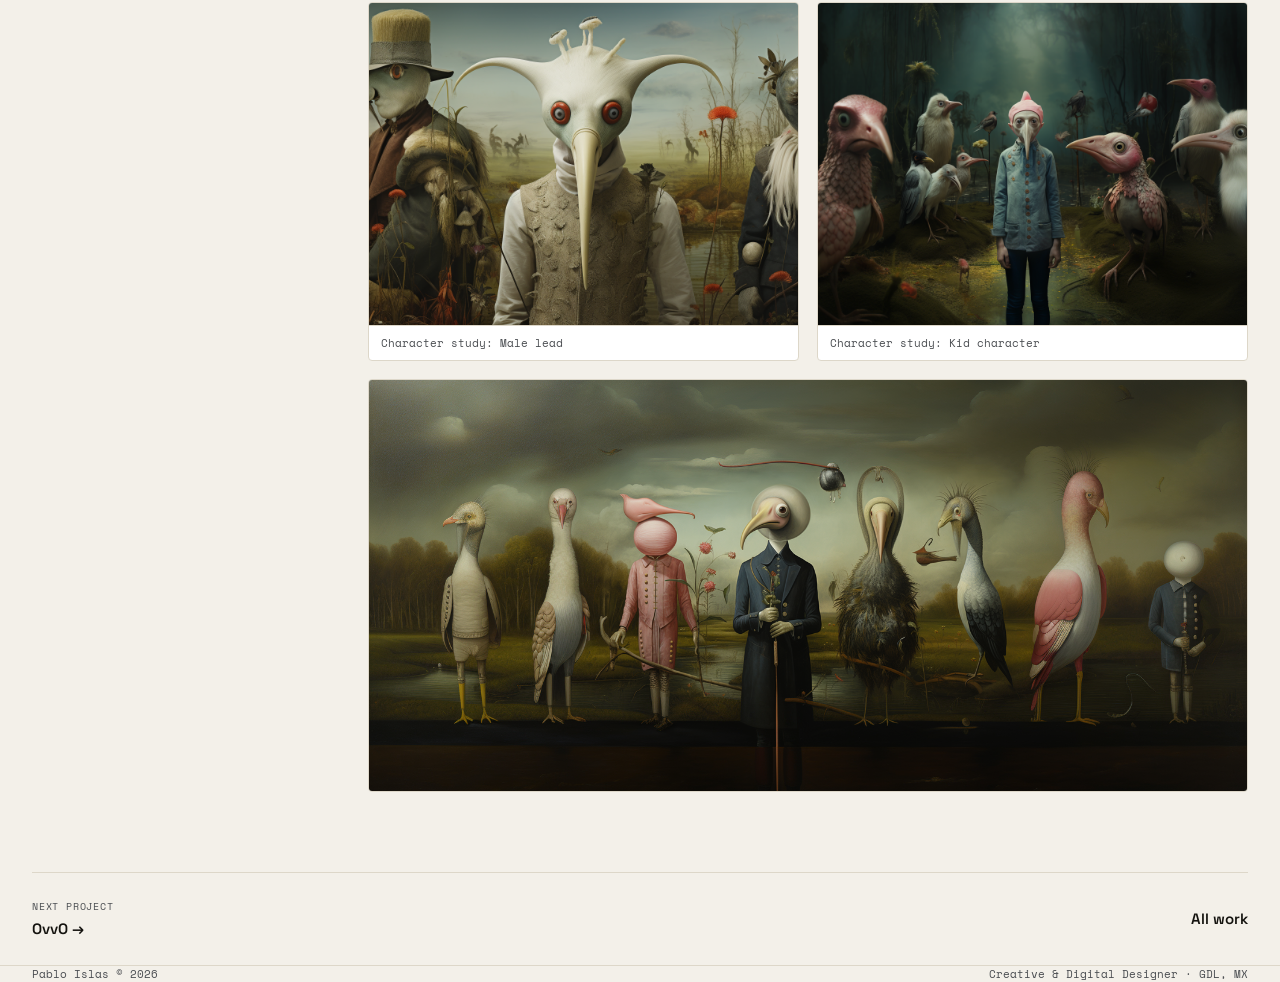
<file: work/katfish.html>
<!DOCTYPE html>
<html lang="en">
<head>
<meta charset="UTF-8">
<meta name="viewport" content="width=device-width, initial-scale=1.0">
<title>Katfish: Music Video, Pablo Islas</title>
<meta name="description" content="Visual direction for a music video by independent artist Katfish, combining generative motion elements with directed footage." data-content-en="Visual direction for a music video by independent artist Katfish, combining generative motion elements with directed footage." data-content-es="Dirección visual para el video musical del artista independiente Katfish, combinando elementos de motion generativo con tomas dirigidas.">
<link rel="preconnect" href="https://fonts.googleapis.com">
<link rel="preconnect" href="https://fonts.gstatic.com" crossorigin>
<link href="https://fonts.googleapis.com/css2?family=Bebas+Neue&family=Space+Grotesk:wght@400;500;600;700&family=Space+Mono:wght@400;700&display=swap" rel="stylesheet">
<link rel="stylesheet" href="../style.css">
</head>
<body>

<header class="masthead"><div class="wrap masthead-in">
  <a href="../index.html" class="brand">Pablo Islas <span class="no" data-en="/ creative" data-es="/ creativo">/ creative</span></a>
  <nav class="mnav">
    <div class="lang-switch"><button class="lang-btn active" data-lang="en">EN</button><span class="sep">/</span><button class="lang-btn" data-lang="es">ES</button></div>
    <a href="../index.html#work" data-en="Work" data-es="Trabajo">Work</a>
    <a href="../index.html#about" data-en="About" data-es="Sobre mí">About</a>
    <a href="../index.html#experience" data-en="Experience" data-es="Experiencia">Experience</a>
    <a href="../cvs/pabloIslas_CV_2026.pdf" target="_blank">↓ CV</a>
    <a class="cta" href="../index.html#contact" data-en="Contact" data-es="Contacto">Contact</a>
  </nav>
</div></header>

<main>
  <div class="wrap">
    <div class="cs-top"><a class="cs-back mono" href="../index.html#work" data-en="← Back to work" data-es="← Volver al trabajo">← Back to work</a></div>

    <div class="cs-layout">
      <aside class="cs-side">
        <h1>Kat<span class="r">fish</span></h1>
        <p class="dek" data-en="Visual direction for a music video, built around mood through color, motion and generative texture rather than literal illustration." data-es="Dirección visual para un video musical, construida en torno al ambiente a través del color, el motion y la textura generativa, en lugar de la ilustración literal.">Visual direction for a music video, built around mood through color, motion and generative texture rather than literal illustration.</p>
        <div class="meta-row"><span data-en="Role" data-es="Rol">Role</span><span data-en="Visual Direction" data-es="Dirección Visual">Visual Direction</span></div>
        <div class="meta-row"><span data-en="Client" data-es="Cliente">Client</span><span data-en="Katfish (independent artist)" data-es="Katfish (artista independiente)">Katfish (independent artist)</span></div>
        <div class="meta-row"><span data-en="Year" data-es="Año">Year</span><span>2024</span></div>
        <div class="meta-row"><span data-en="Watch" data-es="Ver">Watch</span><span><a href="https://www.youtube.com/watch?v=S81ddx_oIxo" target="_blank" style="color:var(--red);text-decoration:none;font-weight:600;">YouTube ↗</a></span></div>
      </aside>

      <div class="cs-main">
        <p data-en="Katfish approached this project with a finished track and no visual language yet defined. Rather than illustrate the lyrics directly, I directed the video's visual identity around the track's mood: frame composition, color treatment and motion pacing designed to reflect the tone of the song rather than narrate it literally." data-es="Katfish llegó a este proyecto con una pista terminada y sin un lenguaje visual definido aún. En lugar de ilustrar la letra de forma directa, dirigí la identidad visual del video en torno al ambiente de la pista: composición de cuadro, tratamiento de color y ritmo de movimiento diseñados para reflejar el tono de la canción en vez de narrarla literalmente.">Katfish approached this project with a finished track and no visual language yet defined. Rather than illustrate the lyrics directly, I directed the video's visual identity around the track's mood: frame composition, color treatment and motion pacing designed to reflect the tone of the song rather than narrate it literally.</p>
        <p data-en="The final cut combines generative motion elements with directed footage, using texture and contrast to unify the sequence into one continuous atmosphere rather than a series of scenes cut to the beat. The project reinforced motion and color direction as tools for conveying mood independent of narrative content." data-es="El corte final combina elementos de motion generativo con tomas dirigidas, usando textura y contraste para unificar la secuencia en una atmósfera continua, en lugar de una serie de escenas cortadas al ritmo. El proyecto reforzó la dirección de motion y color como herramientas para transmitir ambiente independientemente del contenido narrativo.">The final cut combines generative motion elements with directed footage, using texture and contrast to unify the sequence into one continuous atmosphere rather than a series of scenes cut to the beat. The project reinforced motion and color direction as tools for conveying mood independent of narrative content.</p>

        <div class="cs-gal">
          <div class="row">
            <div class="item"><img src="../behance_download/Music-video-for-Katfish/2.png" alt="Katfish still 02"><div class="cap" data-en="Frame 02" data-es="Cuadro 02">Frame 02</div></div>
            <div class="item"><img src="../behance_download/Music-video-for-Katfish/4.png" alt="Katfish still 04"><div class="cap" data-en="Frame 04" data-es="Cuadro 04">Frame 04</div></div>
          </div>
          <div class="row">
            <div class="item"><img src="../imas/Katsfish/bosch_3.png" alt="Katfish visual development, trio portrait 02"><div class="cap" data-en="Visual development: Trio portrait 02" data-es="Desarrollo visual: retrato del trío 02">Visual development: Trio portrait 02</div></div>
            <div class="item"><img src="../imas/Katsfish/kraterAlbum_3.png" alt="Katfish visual development, trio portrait 04"><div class="cap" data-en="Visual development: Trio portrait 04" data-es="Desarrollo visual: retrato del trío 04">Visual development: Trio portrait 04</div></div>
          </div>
          <div class="row">
            <div class="item"><img src="../imas/Katsfish/ismael_midjourney_a_scene_of_a_main_female_character_df62968f-5a11-4c11-b122-a996c2e7bafd.png" alt="Katfish character study, female lead 01"><div class="cap" data-en="Character study: Female lead 01" data-es="Estudio de personaje: protagonista femenina 01">Character study: Female lead 01</div></div>
            <div class="item"><img src="../imas/Katsfish/ismael_midjourney_a_scene_of_main_female_character_f4fd1b9b-df33-4b21-b8c6-af1d8ca18fac.png" alt="Katfish character study, female lead 02"><div class="cap" data-en="Character study: Female lead 02" data-es="Estudio de personaje: protagonista femenina 02">Character study: Female lead 02</div></div>
          </div>
          <div class="row">
            <div class="item"><img src="../imas/Katsfish/ismael_midjourney_a_scene_of_a_main_male_character_1bf556ce-3ff9-4d5c-a55c-e07250b3a524.png" alt="Katfish character study, male lead"><div class="cap" data-en="Character study: Male lead" data-es="Estudio de personaje: protagonista masculino">Character study: Male lead</div></div>
            <div class="item"><img src="../imas/Katsfish/ismael_midjourney_a_scene_of_a_main_kid_character_69e8ad09-afa6-43d7-a8bf-7b58c2dd9120.png" alt="Katfish character study, kid character"><div class="cap" data-en="Character study: Kid character" data-es="Estudio de personaje: personaje niño">Character study: Kid character</div></div>
          </div>
          <div class="item wide"><img src="../imas/Katsfish/ismael_midjourney_a_scene_of_main_male_character_698a5723-5b5b-4474-ab76-e3ab327d59c6.png" alt="Katfish character study, full cast"><div class="cap" data-en="Character study: Full cast" data-es="Estudio de personaje: elenco completo">Character study: Full cast</div></div>
        </div>
      </div>
    </div>

    <div class="cs-next">
      <div><span class="cs-next-label" data-en="Next project" data-es="Siguiente proyecto">Next project</span><a href="ovvo.html">OvvO →</a></div>
      <a href="../index.html#work" data-en="All work" data-es="Todo el trabajo">All work</a>
    </div>
  </div>
</main>

<footer class="wrap"><span>Pablo Islas © 2026</span><span data-en="Creative &amp; Digital Designer · GDL, MX" data-es="Diseñador Creativo y Digital · GDL, MX">Creative &amp; Digital Designer · GDL, MX</span></footer>

<script src="../crops.js"></script>
<script src="../i18n.js"></script>
</body>
</html>
</file>
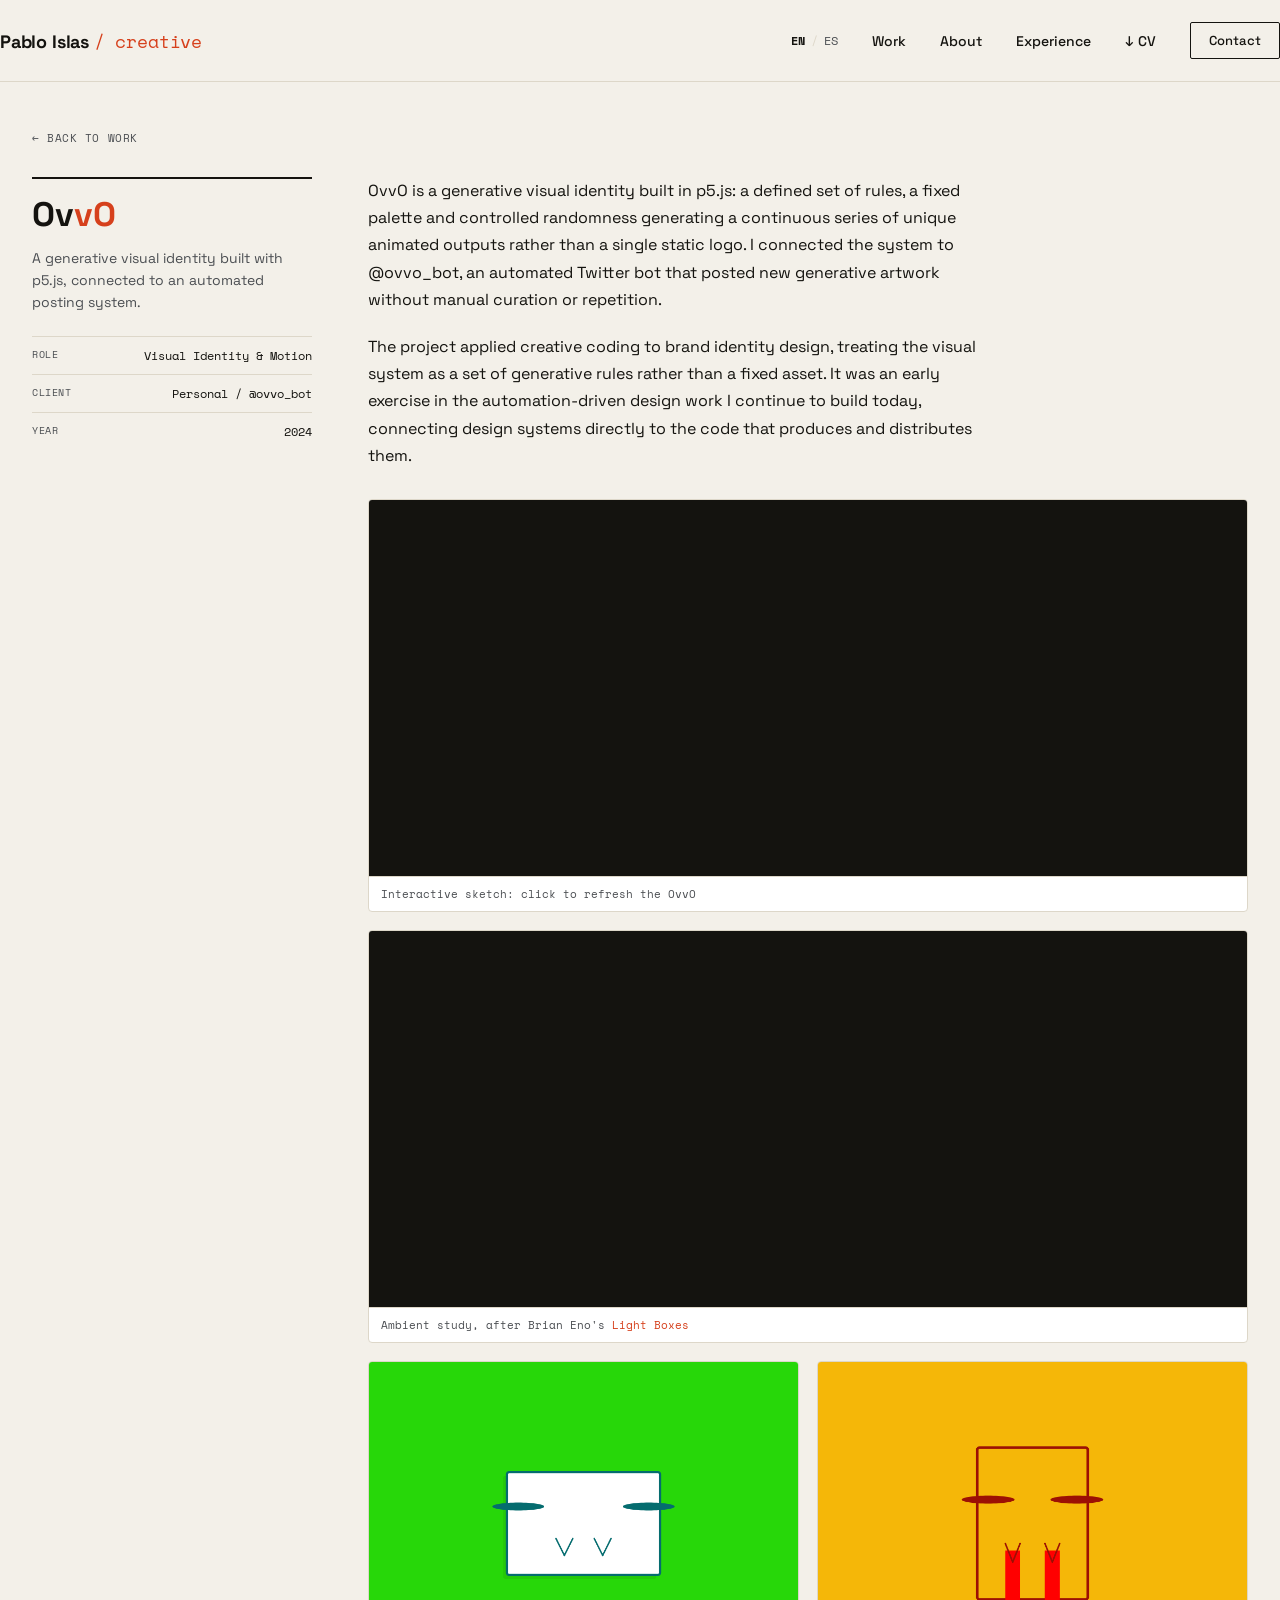
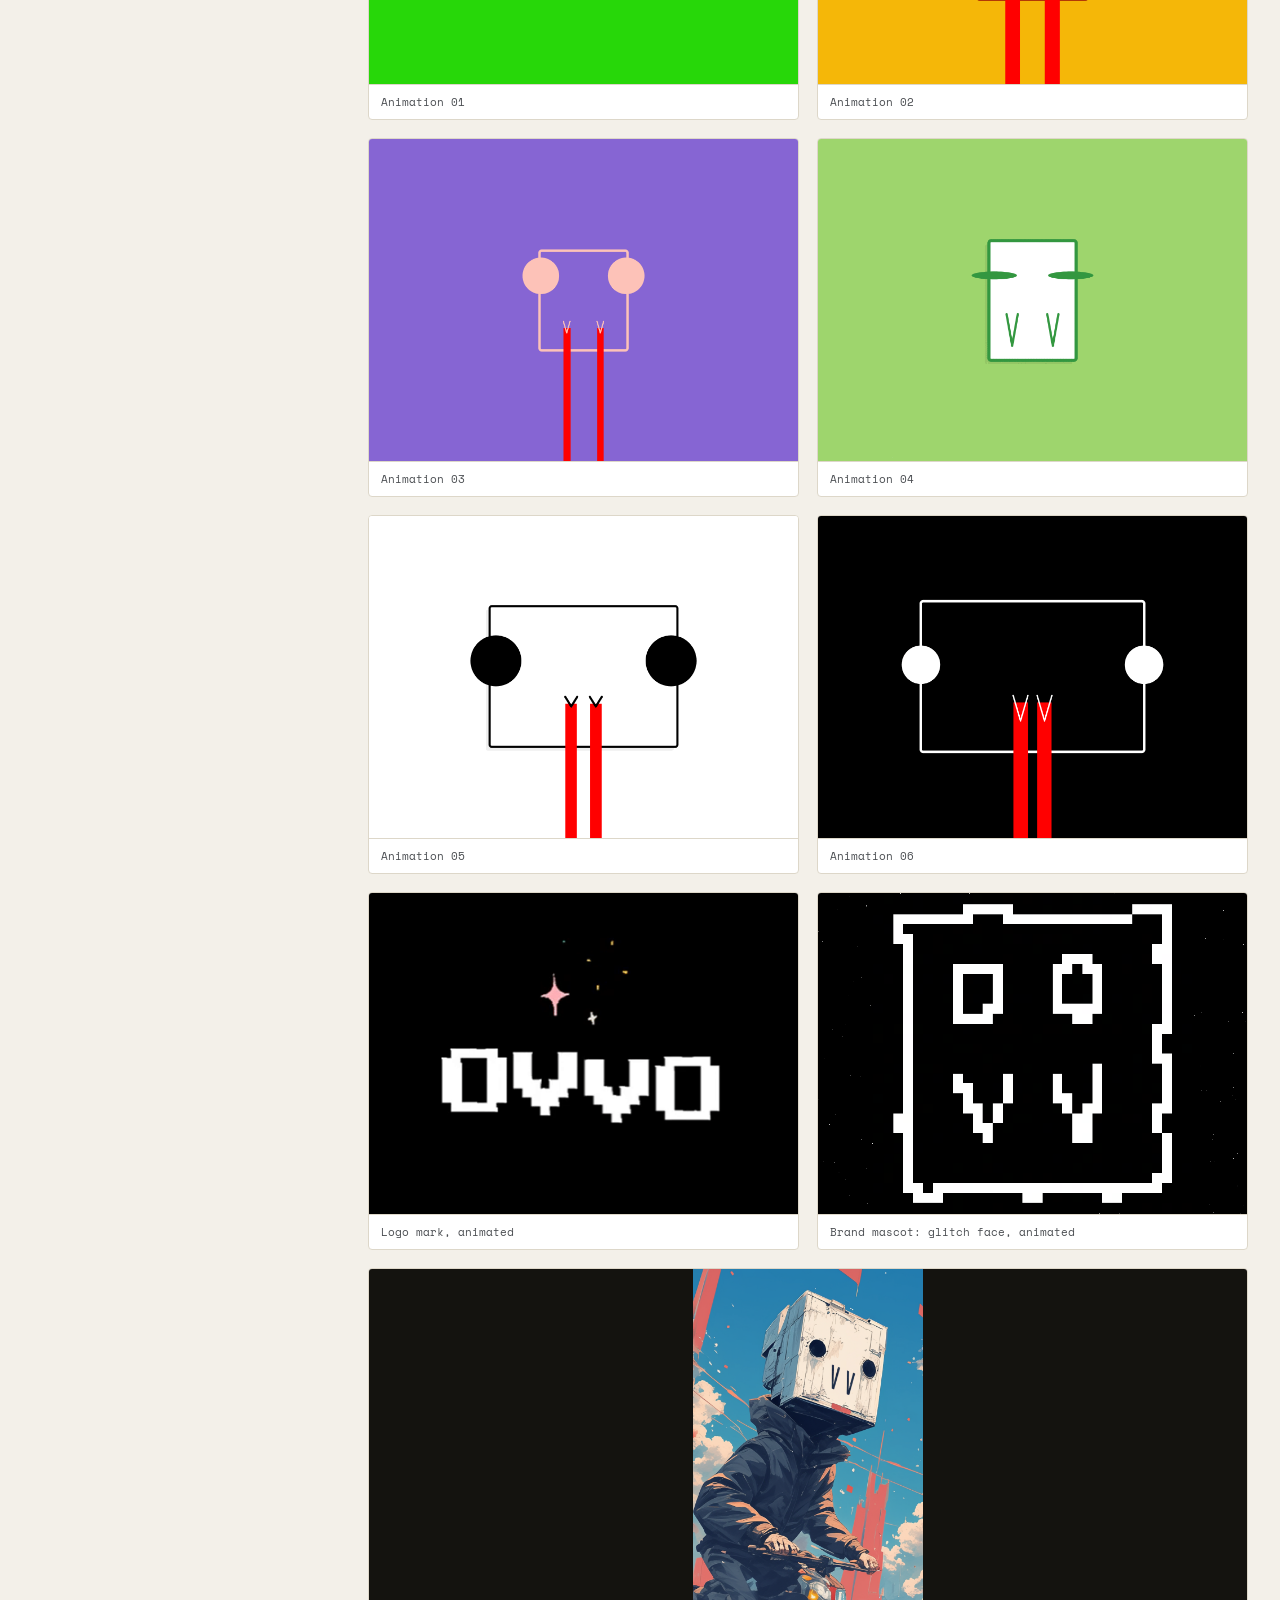
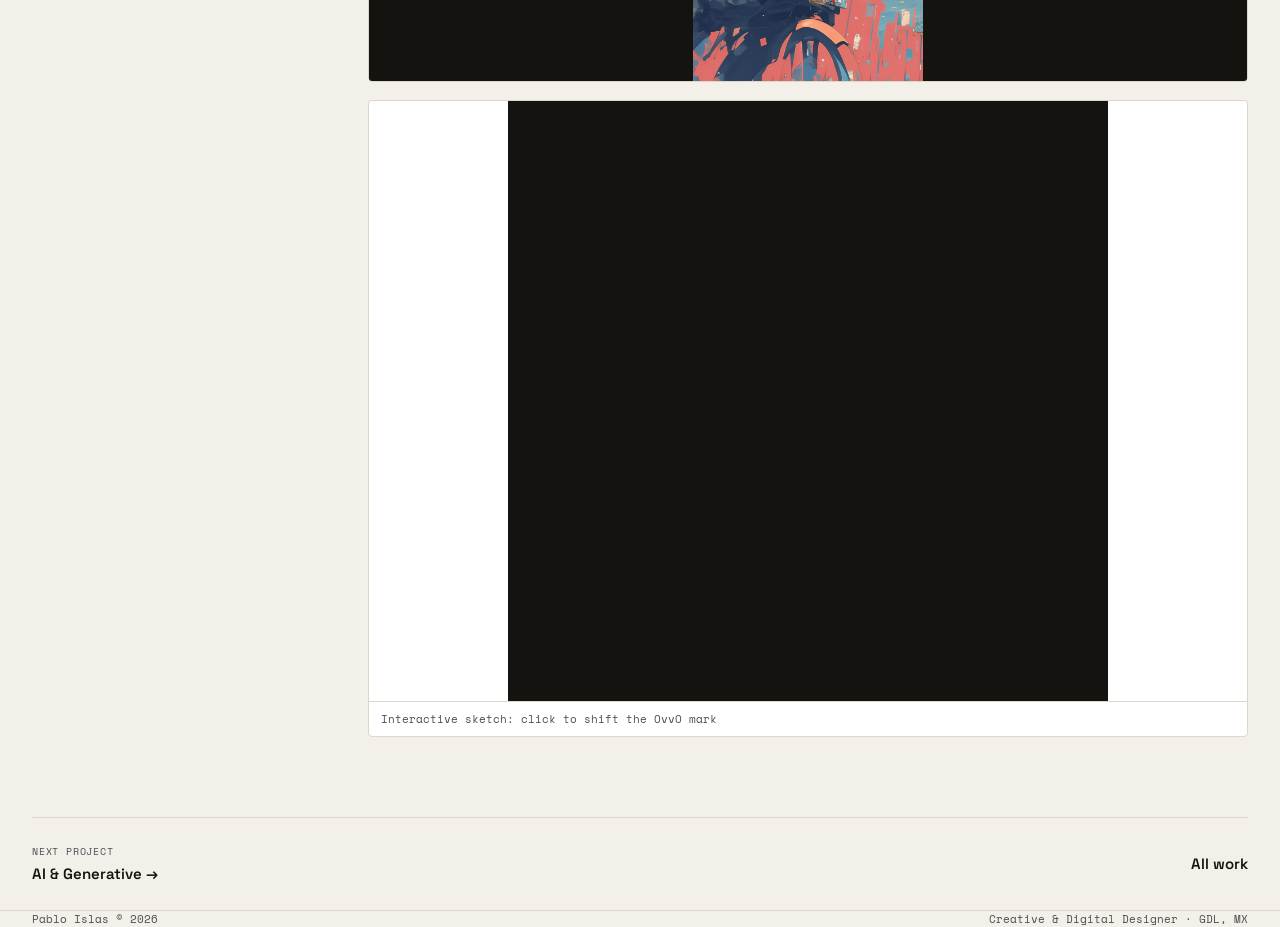
<file: work/ovvo.html>
<!DOCTYPE html>
<html lang="en">
<head>
<meta charset="UTF-8">
<meta name="viewport" content="width=device-width, initial-scale=1.0">
<title>OvvO, Pablo Islas</title>
<meta name="description" content="A generative visual identity built with p5.js and connected to an automated Twitter bot, producing new artwork without manual curation." data-content-en="A generative visual identity built with p5.js and connected to an automated Twitter bot, producing new artwork without manual curation." data-content-es="Una identidad visual generativa construida con p5.js y conectada a un bot automatizado de Twitter, que produce nuevas piezas sin curaduría manual.">
<link rel="preconnect" href="https://fonts.googleapis.com">
<link rel="preconnect" href="https://fonts.gstatic.com" crossorigin>
<link href="https://fonts.googleapis.com/css2?family=Bebas+Neue&family=Space+Grotesk:wght@400;500;600;700&family=Space+Mono:wght@400;700&display=swap" rel="stylesheet">
<link rel="stylesheet" href="../style.css">
</head>
<body>

<header class="masthead"><div class="wrap masthead-in">
  <a href="../index.html" class="brand">Pablo Islas <span class="no" data-en="/ creative" data-es="/ creativo">/ creative</span></a>
  <nav class="mnav">
    <div class="lang-switch"><button class="lang-btn active" data-lang="en">EN</button><span class="sep">/</span><button class="lang-btn" data-lang="es">ES</button></div>
    <a href="../index.html#work" data-en="Work" data-es="Trabajo">Work</a>
    <a href="../index.html#about" data-en="About" data-es="Sobre mí">About</a>
    <a href="../index.html#experience" data-en="Experience" data-es="Experiencia">Experience</a>
    <a href="../cvs/pabloIslas_CV_2026.pdf" target="_blank">↓ CV</a>
    <a class="cta" href="../index.html#contact" data-en="Contact" data-es="Contacto">Contact</a>
  </nav>
</div></header>

<main>
  <div class="wrap">
    <div class="cs-top"><a class="cs-back mono" href="../index.html#work" data-en="← Back to work" data-es="← Volver al trabajo">← Back to work</a></div>

    <div class="cs-layout">
      <aside class="cs-side">
        <h1>Ov<span class="r">vO</span></h1>
        <p class="dek" data-en="A generative visual identity built with p5.js, connected to an automated posting system." data-es="Identidad visual generativa construida con p5.js, conectada a un sistema de publicación automatizado.">A generative visual identity built with p5.js, connected to an automated posting system.</p>
        <div class="meta-row"><span data-en="Role" data-es="Rol">Role</span><span data-en="Visual Identity &amp; Motion" data-es="Identidad Visual y Motion">Visual Identity &amp; Motion</span></div>
        <div class="meta-row"><span data-en="Client" data-es="Cliente">Client</span><span>Personal / @ovvo_bot</span></div>
        <div class="meta-row"><span data-en="Year" data-es="Año">Year</span><span>2024</span></div>
      </aside>

      <div class="cs-main">
        <p data-en="OvvO is a generative visual identity built in p5.js: a defined set of rules, a fixed palette and controlled randomness generating a continuous series of unique animated outputs rather than a single static logo. I connected the system to @ovvo_bot, an automated Twitter bot that posted new generative artwork without manual curation or repetition." data-es="OvvO es una identidad visual generativa construida en p5.js: un conjunto definido de reglas, una paleta fija y aleatoriedad controlada que genera una serie continua de piezas animadas únicas, en lugar de un logo estático único. Conecté el sistema a @ovvo_bot, un bot automatizado de Twitter que publicaba nuevas piezas generativas sin curaduría manual ni repetición.">OvvO is a generative visual identity built in p5.js: a defined set of rules, a fixed palette and controlled randomness generating a continuous series of unique animated outputs rather than a single static logo. I connected the system to @ovvo_bot, an automated Twitter bot that posted new generative artwork without manual curation or repetition.</p>
        <p data-en="The project applied creative coding to brand identity design, treating the visual system as a set of generative rules rather than a fixed asset. It was an early exercise in the automation-driven design work I continue to build today, connecting design systems directly to the code that produces and distributes them." data-es="El proyecto aplicó programación creativa al diseño de identidad de marca, tratando el sistema visual como un conjunto de reglas generativas en lugar de un activo fijo. Fue un ejercicio temprano del trabajo de diseño impulsado por automatización que sigo construyendo hoy, conectando sistemas de diseño directamente con el código que los produce y distribuye.">The project applied creative coding to brand identity design, treating the visual system as a set of generative rules rather than a fixed asset. It was an early exercise in the automation-driven design work I continue to build today, connecting design systems directly to the code that produces and distributes them.</p>

        <div class="cs-gal">
          <div class="item wide"><div class="p5wrap"><iframe src="https://editor.p5js.org/latostadorano@gmail.com/full/MMH58dODq" title="OvvO interactive sketch, zoom on click" loading="lazy" scrolling="no" style="top:-70px;height:calc(100% + 70px);"></iframe></div><div class="cap" data-en="Interactive sketch: click to refresh the OvvO" data-es="Sketch interactivo: haz clic para refrescar el OvvO">Interactive sketch: click to refresh the OvvO</div></div>
          <div class="item wide"><div class="p5wrap"><iframe src="https://editor.p5js.org/latostadorano@gmail.com/full/VCQqZAT78" title="Ambient p5 sketch, after Brian Eno's Light Boxes" loading="lazy" scrolling="no"></iframe></div><div class="cap" data-en-html="Ambient study, after Brian Eno's &lt;a href=&quot;https://www.paulstolper.com/artists/56-brian-eno/works/73-light-boxes/&quot; target=&quot;_blank&quot; style=&quot;color:var(--red);text-decoration:none;&quot;&gt;Light Boxes&lt;/a&gt;" data-es-html="Estudio ambiental, inspirado en &lt;a href=&quot;https://www.paulstolper.com/artists/56-brian-eno/works/73-light-boxes/&quot; target=&quot;_blank&quot; style=&quot;color:var(--red);text-decoration:none;&quot;&gt;Light Boxes&lt;/a&gt; de Brian Eno">Ambient study, after Brian Eno's <a href="https://www.paulstolper.com/artists/56-brian-eno/works/73-light-boxes/" target="_blank" style="color:var(--red);text-decoration:none;">Light Boxes</a></div></div>
          <div class="row">
            <div class="item"><img src="../imas/OvvO/ovvo_gifs/1.gif" alt="OvvO animation 01"><div class="cap" data-en="Animation 01" data-es="Animación 01">Animation 01</div></div>
            <div class="item"><img src="../imas/OvvO/ovvo_gifs/2.gif" alt="OvvO animation 02"><div class="cap" data-en="Animation 02" data-es="Animación 02">Animation 02</div></div>
          </div>
          <div class="row">
            <div class="item"><img src="../imas/OvvO/ovvo_gifs/2_1.gif" alt="OvvO animation 03"><div class="cap" data-en="Animation 03" data-es="Animación 03">Animation 03</div></div>
            <div class="item"><img src="../imas/OvvO/ovvo_gifs/3.gif" alt="OvvO animation 04"><div class="cap" data-en="Animation 04" data-es="Animación 04">Animation 04</div></div>
          </div>
          <div class="row">
            <div class="item"><img src="../imas/OvvO/ovvo_gifs/5.gif" alt="OvvO animation 05"><div class="cap" data-en="Animation 05" data-es="Animación 05">Animation 05</div></div>
            <div class="item"><img src="../imas/OvvO/ovvo_gifs/6.gif" alt="OvvO animation 06"><div class="cap" data-en="Animation 06" data-es="Animación 06">Animation 06</div></div>
          </div>
          <div class="row">
            <div class="item"><img src="../imas/OvvO/QmRfgE5PqjKN9VQniN2S6CfesGjjvm4USjqzTQd1ECoiuM.gif" alt="OvvO wordmark, animated"><div class="cap" data-en="Logo mark, animated" data-es="Isotipo animado">Logo mark, animated</div></div>
            <div class="item"><img src="../imas/OvvO/Qmcc7K4Hk27Nm3i5GkveaFPMkmWBmJS4nqTfMuaz2ksyvT.gif" alt="OvvO glitch face mascot, animated"><div class="cap" data-en="Brand mascot: glitch face, animated" data-es="Mascota de marca: rostro glitch, animado">Brand mascot: glitch face, animated</div></div>
          </div>
          <div class="item wide contain"><img src="../imas/OvvO/QmSsi3t9e7goPtHdyrv52uZQ9tSz6bYMUFkz3zar7Uaxd8.png" alt="OvvO VV mascot riding a bicycle"><div class="cap" data-en="Brand mascot: VV, character illustration" data-es="Mascota de marca: VV, ilustración de personaje">Brand mascot: VV, character illustration</div></div>
          <div class="item wide sq"><div class="p5wrap"><iframe src="https://editor.p5js.org/latostadorano@gmail.com/full/3KCAlBxyg" title="OvvO interactive sketch, shift on click" loading="lazy" scrolling="no"></iframe></div><div class="cap" data-en="Interactive sketch: click to shift the OvvO mark" data-es="Sketch interactivo: haz clic para transformar el isotipo OvvO">Interactive sketch: click to shift the OvvO mark</div></div>
        </div>
      </div>
    </div>

    <div class="cs-next">
      <div><span class="cs-next-label" data-en="Next project" data-es="Siguiente proyecto">Next project</span><a href="ai-generative.html">AI &amp; Generative →</a></div>
      <a href="../index.html#work" data-en="All work" data-es="Todo el trabajo">All work</a>
    </div>
  </div>
</main>

<footer class="wrap"><span>Pablo Islas © 2026</span><span data-en="Creative &amp; Digital Designer · GDL, MX" data-es="Diseñador Creativo y Digital · GDL, MX">Creative &amp; Digital Designer · GDL, MX</span></footer>

<script src="../crops.js"></script>
<script src="../i18n.js"></script>
</body>
</html>
</file>
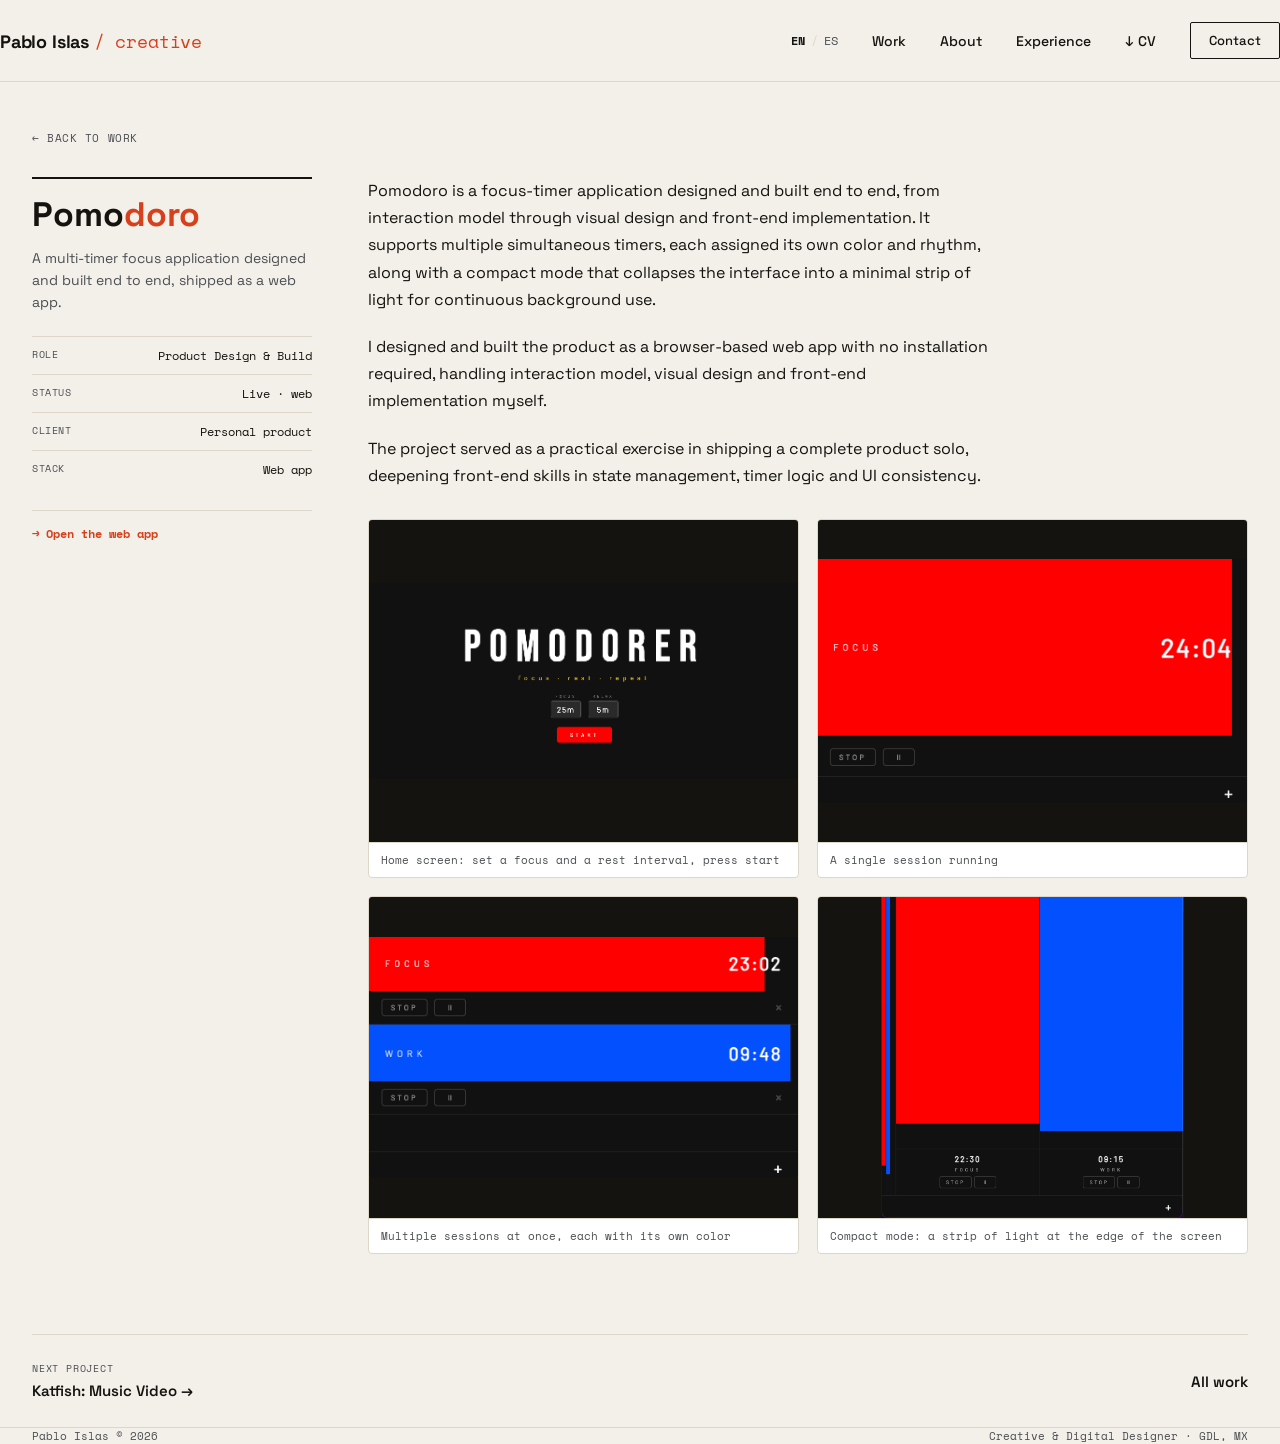
<file: work/pomodoro.html>
<!DOCTYPE html>
<html lang="en">
<head>
<meta charset="UTF-8">
<meta name="viewport" content="width=device-width, initial-scale=1.0">
<title>Pomodoro, Pablo Islas</title>
<meta name="description" content="A multi-timer focus app designed and built end to end, shipped as a web app." data-content-en="A multi-timer focus app designed and built end to end, shipped as a web app." data-content-es="Una aplicación de enfoque con múltiples temporizadores, diseñada y construida de principio a fin, lanzada como app web.">
<link rel="preconnect" href="https://fonts.googleapis.com">
<link rel="preconnect" href="https://fonts.gstatic.com" crossorigin>
<link href="https://fonts.googleapis.com/css2?family=Bebas+Neue&family=Space+Grotesk:wght@400;500;600;700&family=Space+Mono:wght@400;700&display=swap" rel="stylesheet">
<link rel="stylesheet" href="../style.css">
</head>
<body>

<header class="masthead"><div class="wrap masthead-in">
  <a href="../index.html" class="brand">Pablo Islas <span class="no" data-en="/ creative" data-es="/ creativo">/ creative</span></a>
  <nav class="mnav">
    <div class="lang-switch"><button class="lang-btn active" data-lang="en">EN</button><span class="sep">/</span><button class="lang-btn" data-lang="es">ES</button></div>
    <a href="../index.html#work" data-en="Work" data-es="Trabajo">Work</a>
    <a href="../index.html#about" data-en="About" data-es="Sobre mí">About</a>
    <a href="../index.html#experience" data-en="Experience" data-es="Experiencia">Experience</a>
    <a href="../cvs/pabloIslas_CV_2026.pdf" target="_blank">↓ CV</a>
    <a class="cta" href="../index.html#contact" data-en="Contact" data-es="Contacto">Contact</a>
  </nav>
</div></header>

<main>
  <div class="wrap">
    <div class="cs-top"><a class="cs-back mono" href="../index.html#work" data-en="← Back to work" data-es="← Volver al trabajo">← Back to work</a></div>

    <div class="cs-layout">
      <aside class="cs-side">
        <h1>Pomo<span class="r">doro</span></h1>
        <p class="dek" data-en="A multi-timer focus application designed and built end to end, shipped as a web app." data-es="Una aplicación de enfoque con múltiples temporizadores, diseñada y construida de principio a fin, lanzada como app web.">A multi-timer focus application designed and built end to end, shipped as a web app.</p>
        <div class="meta-row"><span data-en="Role" data-es="Rol">Role</span><span data-en="Product Design &amp; Build" data-es="Diseño y Construcción de Producto">Product Design &amp; Build</span></div>
        <div class="meta-row"><span data-en="Status" data-es="Estado">Status</span><span data-en="Live · web" data-es="En vivo · web">Live · web</span></div>
        <div class="meta-row"><span data-en="Client" data-es="Cliente">Client</span><span data-en="Personal product" data-es="Producto personal">Personal product</span></div>
        <div class="meta-row"><span data-en="Stack" data-es="Stack">Stack</span><span data-en="Web app" data-es="App web">Web app</span></div>
        <div class="cs-links">
          <a href="https://latostadorano.github.io/pomodorer/pomodorer_web/" target="_blank" data-en="→ Open the web app" data-es="→ Abre la app web">→ Open the web app</a>
        </div>
      </aside>

      <div class="cs-main">
        <p data-en="Pomodoro is a focus-timer application designed and built end to end, from interaction model through visual design and front-end implementation. It supports multiple simultaneous timers, each assigned its own color and rhythm, along with a compact mode that collapses the interface into a minimal strip of light for continuous background use." data-es="Pomodoro es una aplicación de temporizador de enfoque diseñada y construida de principio a fin, desde el modelo de interacción hasta el diseño visual y la implementación front-end. Soporta múltiples temporizadores simultáneos, cada uno con su propio color y ritmo, además de un modo compacto que reduce la interfaz a una franja mínima de luz para uso continuo en segundo plano.">Pomodoro is a focus-timer application designed and built end to end, from interaction model through visual design and front-end implementation. It supports multiple simultaneous timers, each assigned its own color and rhythm, along with a compact mode that collapses the interface into a minimal strip of light for continuous background use.</p>
        <p data-en="I designed and built the product as a browser-based web app with no installation required, handling interaction model, visual design and front-end implementation myself." data-es="Diseñé y construí el producto como una app web sin necesidad de instalación, encargándome yo mismo del modelo de interacción, el diseño visual y la implementación front-end.">I designed and built the product as a browser-based web app with no installation required, handling interaction model, visual design and front-end implementation myself.</p>
        <p data-en="The project served as a practical exercise in shipping a complete product solo, deepening front-end skills in state management, timer logic and UI consistency." data-es="El proyecto sirvió como ejercicio práctico de lanzar un producto completo en solitario, profundizando habilidades de front-end en gestión de estado, lógica de temporizadores y consistencia de UI.">The project served as a practical exercise in shipping a complete product solo, deepening front-end skills in state management, timer logic and UI consistency.</p>

        <div class="cs-gal">
          <div class="row">
            <div class="item contain"><img src="../imas/pomodorer/state_1.png" alt="Pomodoro home screen"><div class="cap" data-en="Home screen: set a focus and a rest interval, press start" data-es="Pantalla de inicio: define un intervalo de enfoque y descanso, presiona iniciar">Home screen: set a focus and a rest interval, press start</div></div>
            <div class="item contain"><img src="../imas/pomodorer/1_timer.png" alt="Single timer running"><div class="cap" data-en="A single session running" data-es="Una sola sesión en curso">A single session running</div></div>
          </div>
          <div class="row">
            <div class="item contain"><img src="../imas/pomodorer/2_timers.png" alt="Two timers running at once"><div class="cap" data-en="Multiple sessions at once, each with its own color" data-es="Varias sesiones a la vez, cada una con su propio color">Multiple sessions at once, each with its own color</div></div>
            <div class="item contain"><img src="../imas/pomodorer/vertical_mode.png" alt="Vertical strip mode"><div class="cap" data-en="Compact mode: a strip of light at the edge of the screen" data-es="Modo compacto: una franja de luz en el borde de la pantalla">Compact mode: a strip of light at the edge of the screen</div></div>
          </div>
        </div>
      </div>
    </div>

    <div class="cs-next">
      <div><span class="cs-next-label" data-en="Next project" data-es="Siguiente proyecto">Next project</span><a href="katfish.html">Katfish: Music Video →</a></div>
      <a href="../index.html#work" data-en="All work" data-es="Todo el trabajo">All work</a>
    </div>
  </div>
</main>

<footer class="wrap"><span>Pablo Islas © 2026</span><span data-en="Creative &amp; Digital Designer · GDL, MX" data-es="Diseñador Creativo y Digital · GDL, MX">Creative &amp; Digital Designer · GDL, MX</span></footer>

<script src="../crops.js"></script>
<script src="../i18n.js"></script>
</body>
</html>
</file>
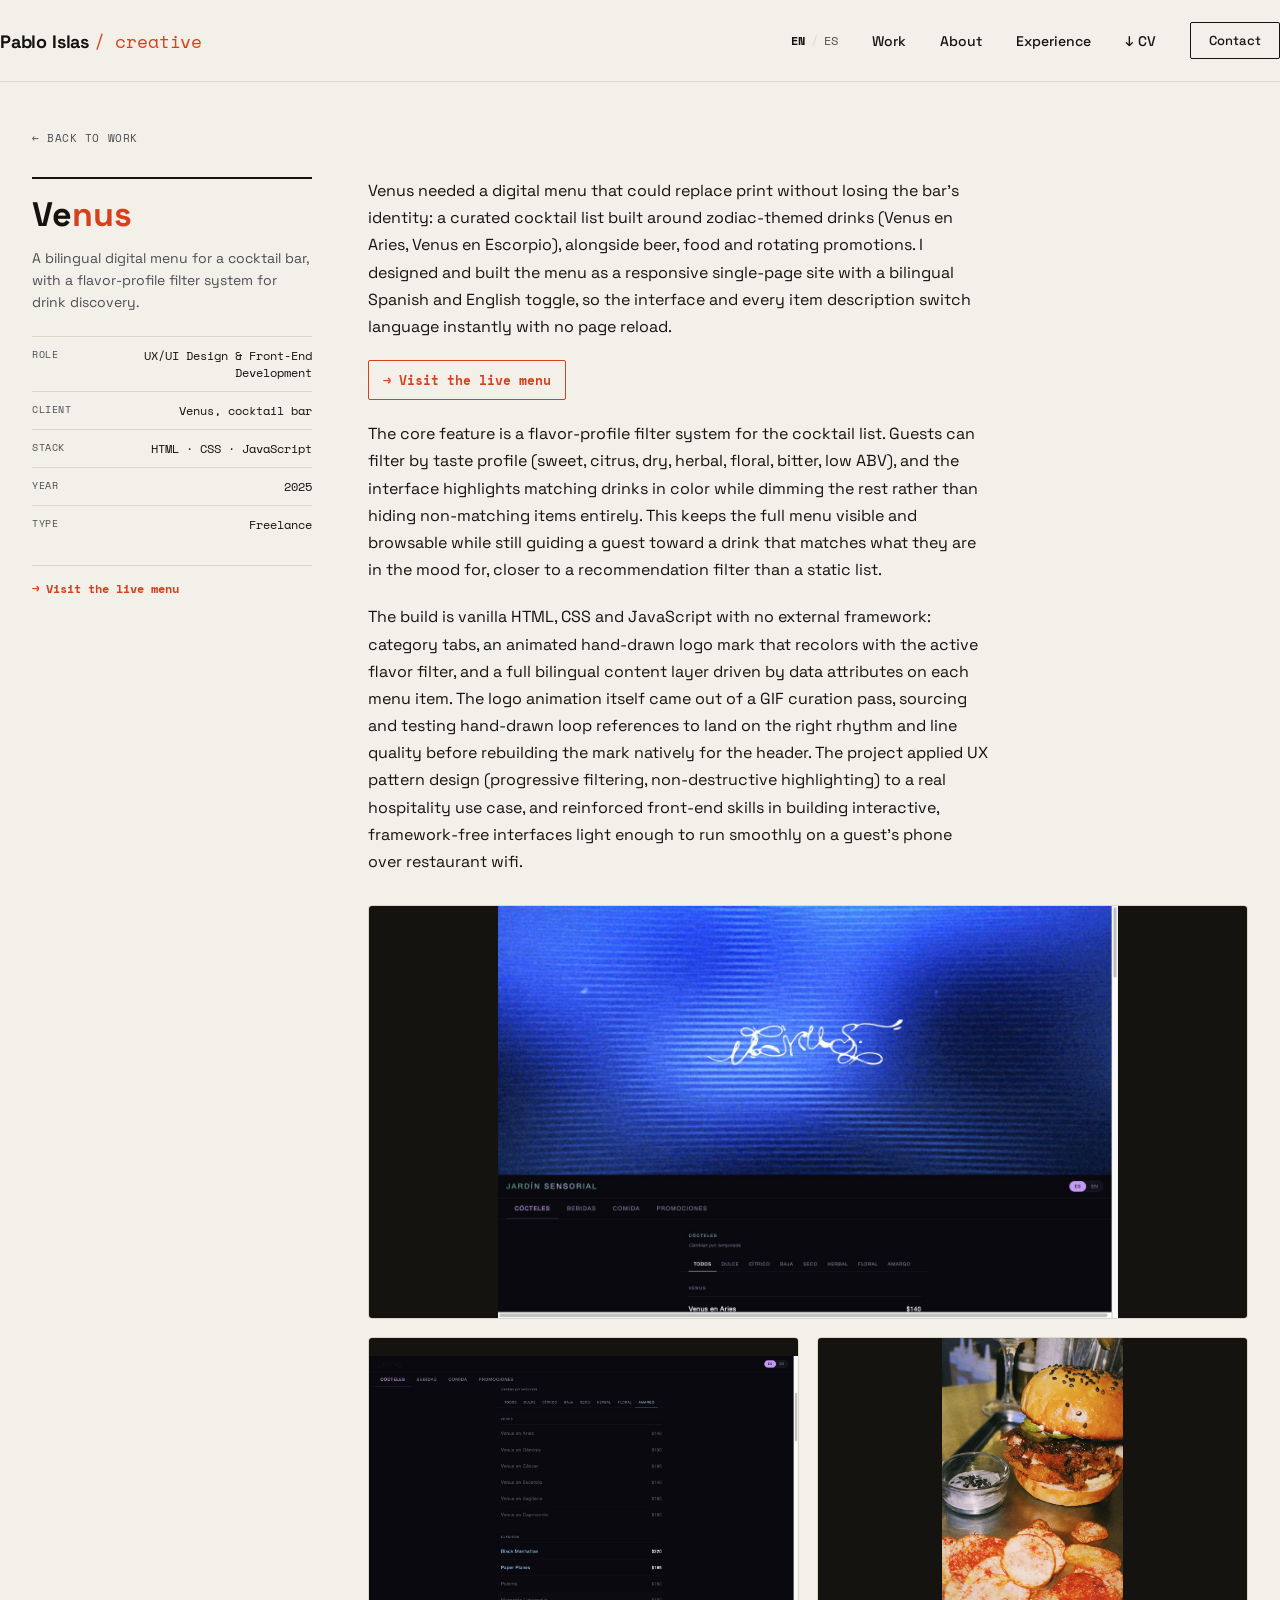
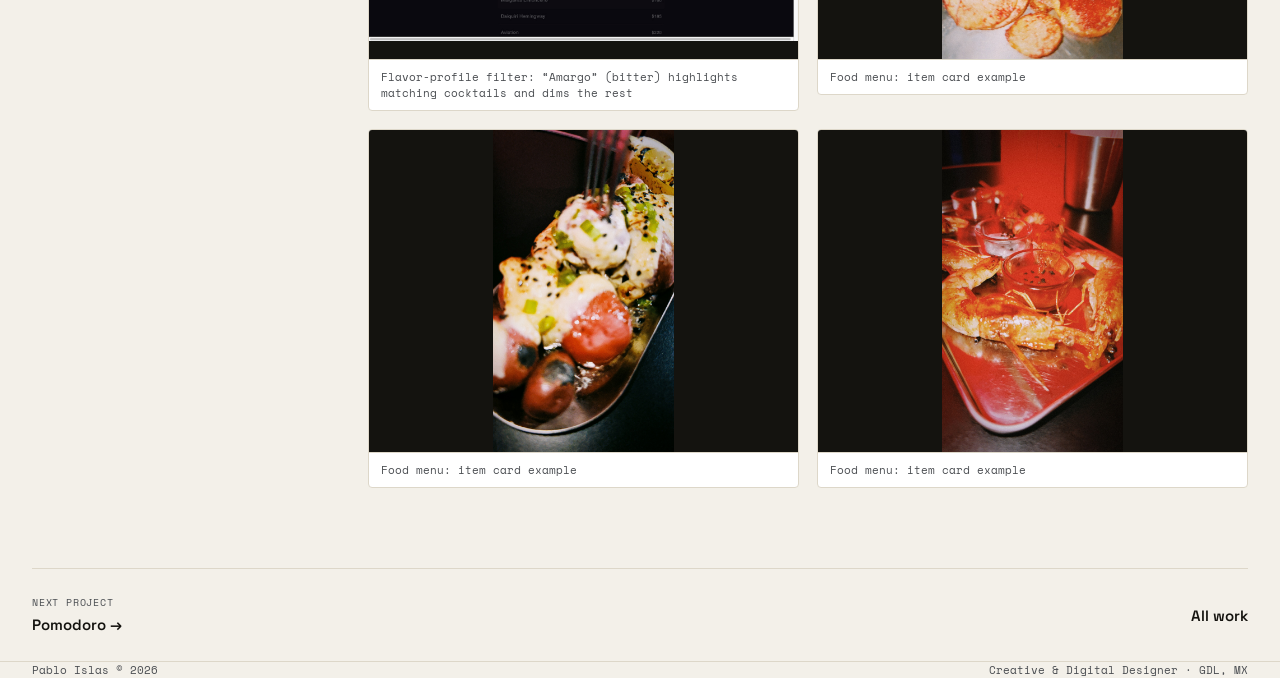
<file: work/venus.html>
<!DOCTYPE html>
<html lang="en">
<head>
<meta charset="UTF-8">
<meta name="viewport" content="width=device-width, initial-scale=1.0">
<title>Venus, Pablo Islas</title>
<meta name="description" content="A bilingual digital menu for a cocktail bar, with a flavor-profile filter system for drink discovery across categories." data-content-en="A bilingual digital menu for a cocktail bar, with a flavor-profile filter system for drink discovery across categories." data-content-es="Un menú digital bilingüe para un bar de cócteles, con un sistema de filtros por perfil de sabor para descubrir bebidas por categoría.">
<link rel="preconnect" href="https://fonts.googleapis.com">
<link rel="preconnect" href="https://fonts.gstatic.com" crossorigin>
<link href="https://fonts.googleapis.com/css2?family=Bebas+Neue&family=Space+Grotesk:wght@400;500;600;700&family=Space+Mono:wght@400;700&display=swap" rel="stylesheet">
<link rel="stylesheet" href="../style.css">
</head>
<body>

<header class="masthead"><div class="wrap masthead-in">
  <a href="../index.html" class="brand">Pablo Islas <span class="no" data-en="/ creative" data-es="/ creativo">/ creative</span></a>
  <nav class="mnav">
    <div class="lang-switch"><button class="lang-btn active" data-lang="en">EN</button><span class="sep">/</span><button class="lang-btn" data-lang="es">ES</button></div>
    <a href="../index.html#work" data-en="Work" data-es="Trabajo">Work</a>
    <a href="../index.html#about" data-en="About" data-es="Sobre mí">About</a>
    <a href="../index.html#experience" data-en="Experience" data-es="Experiencia">Experience</a>
    <a href="../cvs/pabloIslas_CV_2026.pdf" target="_blank">↓ CV</a>
    <a class="cta" href="../index.html#contact" data-en="Contact" data-es="Contacto">Contact</a>
  </nav>
</div></header>

<main>
  <div class="wrap">
    <div class="cs-top"><a class="cs-back mono" href="../index.html#work" data-en="← Back to work" data-es="← Volver al trabajo">← Back to work</a></div>

    <div class="cs-layout">
      <aside class="cs-side">
        <h1>Ve<span class="r">nus</span></h1>
        <p class="dek" data-en="A bilingual digital menu for a cocktail bar, with a flavor-profile filter system for drink discovery." data-es="Un menú digital bilingüe para un bar de cócteles, con un sistema de filtros por perfil de sabor para descubrir bebidas.">A bilingual digital menu for a cocktail bar, with a flavor-profile filter system for drink discovery.</p>
        <div class="meta-row"><span data-en="Role" data-es="Rol">Role</span><span data-en="UX/UI Design &amp; Front-End Development" data-es="Diseño UX/UI y Desarrollo Front-End">UX/UI Design &amp; Front-End Development</span></div>
        <div class="meta-row"><span data-en="Client" data-es="Cliente">Client</span><span data-en="Venus, cocktail bar" data-es="Venus, bar de cócteles">Venus, cocktail bar</span></div>
        <div class="meta-row"><span data-en="Stack" data-es="Stack">Stack</span><span>HTML · CSS · JavaScript</span></div>
        <div class="meta-row"><span data-en="Year" data-es="Año">Year</span><span>2025</span></div>
        <div class="meta-row"><span data-en="Type" data-es="Tipo">Type</span><span>Freelance</span></div>
        <div class="cs-links">
          <a href="https://venusmenu.netlify.app/" target="_blank" data-en="→ Visit the live menu" data-es="→ Visita el menú en vivo">→ Visit the live menu</a>
        </div>
      </aside>

      <div class="cs-main">
        <p data-en="Venus needed a digital menu that could replace print without losing the bar's identity: a curated cocktail list built around zodiac-themed drinks (Venus en Aries, Venus en Escorpio), alongside beer, food and rotating promotions. I designed and built the menu as a responsive single-page site with a bilingual Spanish and English toggle, so the interface and every item description switch language instantly with no page reload." data-es="Venus necesitaba un menú digital que reemplazara el impreso sin perder la identidad del bar: una carta de cócteles curada en torno a bebidas con temática zodiacal (Venus en Aries, Venus en Escorpio), junto con cerveza, comida y promociones rotativas. Diseñé y construí el menú como un sitio de una sola página responsivo con un selector bilingüe de español e inglés, para que la interfaz y cada descripción cambien de idioma al instante, sin recargar la página.">Venus needed a digital menu that could replace print without losing the bar's identity: a curated cocktail list built around zodiac-themed drinks (Venus en Aries, Venus en Escorpio), alongside beer, food and rotating promotions. I designed and built the menu as a responsive single-page site with a bilingual Spanish and English toggle, so the interface and every item description switch language instantly with no page reload.</p>
        <p class="cs-inline-link"><a href="https://venusmenu.netlify.app/" target="_blank" data-en="→ Visit the live menu" data-es="→ Visita el menú en vivo">→ Visit the live menu</a></p>
        <p data-en="The core feature is a flavor-profile filter system for the cocktail list. Guests can filter by taste profile (sweet, citrus, dry, herbal, floral, bitter, low ABV), and the interface highlights matching drinks in color while dimming the rest rather than hiding non-matching items entirely. This keeps the full menu visible and browsable while still guiding a guest toward a drink that matches what they are in the mood for, closer to a recommendation filter than a static list." data-es="La función principal es un sistema de filtros por perfil de sabor para la carta de cócteles. Los comensales pueden filtrar por perfil de sabor (dulce, cítrico, seco, herbal, floral, amargo, bajo en alcohol), y la interfaz resalta en color las bebidas que coinciden mientras atenúa el resto, en lugar de ocultar por completo los elementos que no coinciden. Esto mantiene todo el menú visible y navegable, mientras guía al comensal hacia una bebida que se ajuste a su antojo, funcionando más como un filtro de recomendación que como una lista estática.">The core feature is a flavor-profile filter system for the cocktail list. Guests can filter by taste profile (sweet, citrus, dry, herbal, floral, bitter, low ABV), and the interface highlights matching drinks in color while dimming the rest rather than hiding non-matching items entirely. This keeps the full menu visible and browsable while still guiding a guest toward a drink that matches what they are in the mood for, closer to a recommendation filter than a static list.</p>
        <p data-en="The build is vanilla HTML, CSS and JavaScript with no external framework: category tabs, an animated hand-drawn logo mark that recolors with the active flavor filter, and a full bilingual content layer driven by data attributes on each menu item. The logo animation itself came out of a GIF curation pass, sourcing and testing hand-drawn loop references to land on the right rhythm and line quality before rebuilding the mark natively for the header. The project applied UX pattern design (progressive filtering, non-destructive highlighting) to a real hospitality use case, and reinforced front-end skills in building interactive, framework-free interfaces light enough to run smoothly on a guest's phone over restaurant wifi." data-es="La construcción es HTML, CSS y JavaScript puro, sin framework externo: pestañas de categoría, un isotipo animado dibujado a mano que cambia de color con el filtro de sabor activo, y una capa de contenido bilingüe completa impulsada por atributos de datos en cada elemento del menú. La animación del logo surgió de un proceso de curaduría de GIFs, buscando y probando referencias de loops dibujados a mano hasta encontrar el ritmo y la calidad de línea correctos, antes de reconstruir el isotipo de forma nativa para el encabezado. El proyecto aplicó patrones de diseño UX (filtrado progresivo, resaltado no destructivo) a un caso de uso real de hospitalidad, y reforzó habilidades de front-end para construir interfaces interactivas y sin framework, lo bastante ligeras para correr fluido en el teléfono de un comensal con el wifi del restaurante.">The build is vanilla HTML, CSS and JavaScript with no external framework: category tabs, an animated hand-drawn logo mark that recolors with the active flavor filter, and a full bilingual content layer driven by data attributes on each menu item. The logo animation itself came out of a GIF curation pass, sourcing and testing hand-drawn loop references to land on the right rhythm and line quality before rebuilding the mark natively for the header. The project applied UX pattern design (progressive filtering, non-destructive highlighting) to a real hospitality use case, and reinforced front-end skills in building interactive, framework-free interfaces light enough to run smoothly on a guest's phone over restaurant wifi.</p>

        <div class="cs-gal">
          <div class="item wide contain"><img src="../imas/venus/venus_hero.jpg" alt="Venus digital menu landing screen with animated logo mark"><div class="cap" data-en="Landing screen: animated logo mark, ES/EN language toggle" data-es="Pantalla de inicio: isotipo animado, selector de idioma ES/EN">Landing screen: animated logo mark, ES/EN language toggle</div></div>
          <div class="row">
            <div class="item contain"><img src="../imas/venus/venus_filter_amargo.jpg" alt="Venus menu flavor filter set to bitter, highlighting matching cocktails"><div class="cap" data-en="Flavor-profile filter: “Amargo” (bitter) highlights matching cocktails and dims the rest" data-es="Filtro de perfil de sabor: “Amargo” resalta los cócteles que coinciden y atenúa el resto">Flavor-profile filter: “Amargo” (bitter) highlights matching cocktails and dims the rest</div></div>
            <div class="item contain"><img src="../imas/venus/hamburguesa.jpg" alt="Venus food menu item photography"><div class="cap" data-en="Food menu: item card example" data-es="Menú de comida: ejemplo de tarjeta de producto">Food menu: item card example</div></div>
          </div>
          <div class="row">
            <div class="item contain"><img src="../imas/venus/papas_cambrai.jpg" alt="Venus food menu item photography"><div class="cap" data-en="Food menu: item card example" data-es="Menú de comida: ejemplo de tarjeta de producto">Food menu: item card example</div></div>
            <div class="item contain"><img src="../imas/venus/brochetas_camaron.jpg" alt="Venus food menu item photography"><div class="cap" data-en="Food menu: item card example" data-es="Menú de comida: ejemplo de tarjeta de producto">Food menu: item card example</div></div>
          </div>
        </div>
      </div>
    </div>

    <div class="cs-next">
      <div><span class="cs-next-label" data-en="Next project" data-es="Siguiente proyecto">Next project</span><a href="pomodoro.html">Pomodoro →</a></div>
      <a href="../index.html#work" data-en="All work" data-es="Todo el trabajo">All work</a>
    </div>
  </div>
</main>

<footer class="wrap"><span>Pablo Islas © 2026</span><span data-en="Creative &amp; Digital Designer · GDL, MX" data-es="Diseñador Creativo y Digital · GDL, MX">Creative &amp; Digital Designer · GDL, MX</span></footer>

<script src="../crops.js"></script>
<script src="../i18n.js"></script>
</body>
</html>
</file>
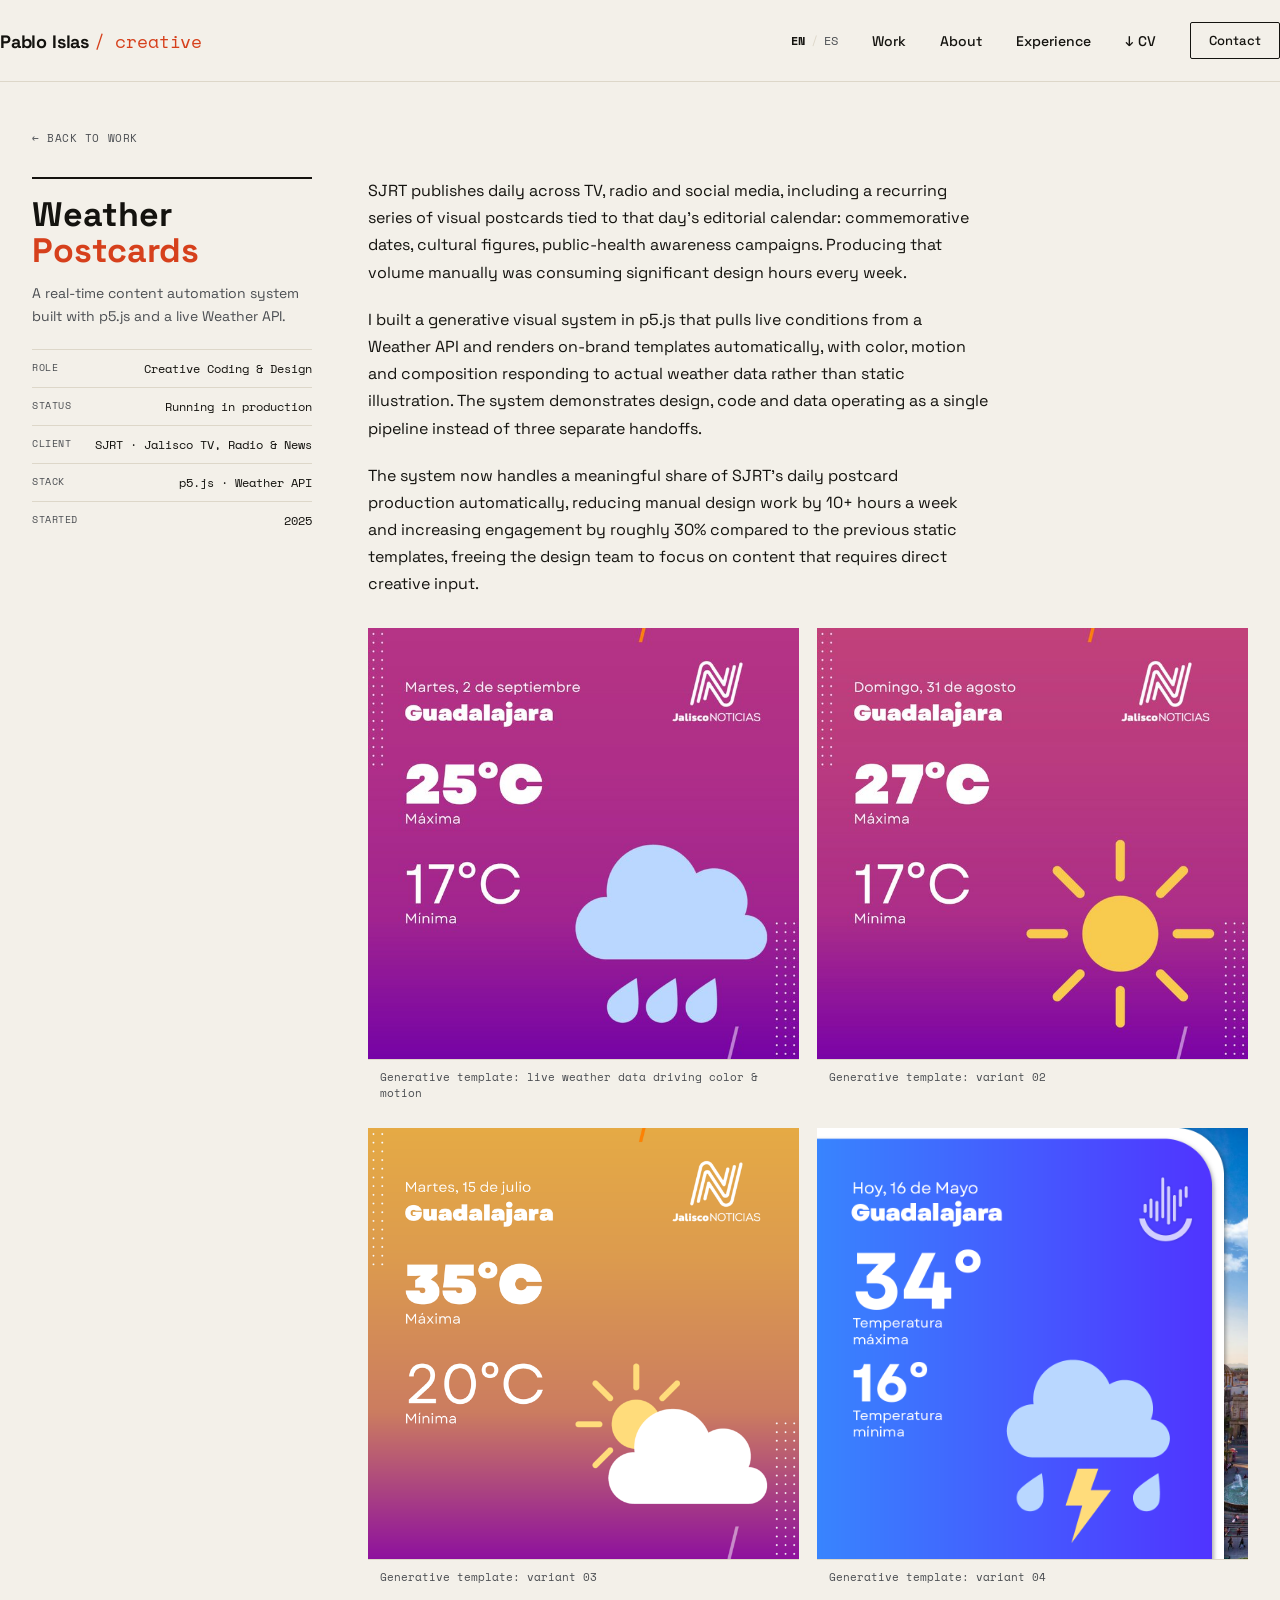
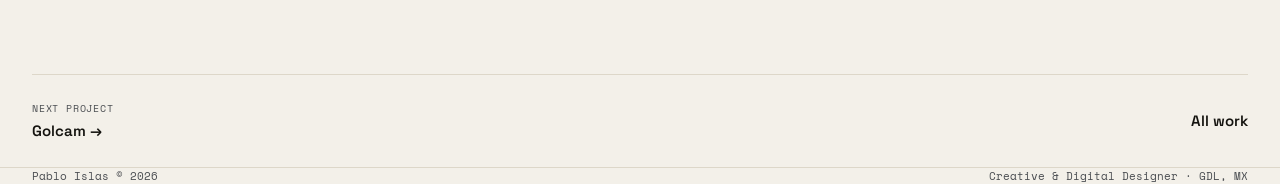
<file: work/weather-postcards.html>
<!DOCTYPE html>
<html lang="en">
<head>
<meta charset="UTF-8">
<meta name="viewport" content="width=device-width, initial-scale=1.0">
<title>Weather Postcards, Pablo Islas</title>
<meta name="description" content="A real-time content automation system built with p5.js and a live Weather API, generating branded social postcards automatically." data-content-en="A real-time content automation system built with p5.js and a live Weather API, generating branded social postcards automatically." data-content-es="Un sistema de automatización de contenido en tiempo real construido con p5.js y una API del clima en vivo, generando postales de marca para redes sociales automáticamente.">
<link rel="preconnect" href="https://fonts.googleapis.com">
<link rel="preconnect" href="https://fonts.gstatic.com" crossorigin>
<link href="https://fonts.googleapis.com/css2?family=Bebas+Neue&family=Space+Grotesk:wght@400;500;600;700&family=Space+Mono:wght@400;700&display=swap" rel="stylesheet">
<link rel="stylesheet" href="../style.css">
</head>
<body>

<header class="masthead"><div class="wrap masthead-in">
  <a href="../index.html" class="brand">Pablo Islas <span class="no" data-en="/ creative" data-es="/ creativo">/ creative</span></a>
  <nav class="mnav">
    <div class="lang-switch"><button class="lang-btn active" data-lang="en">EN</button><span class="sep">/</span><button class="lang-btn" data-lang="es">ES</button></div>
    <a href="../index.html#work" data-en="Work" data-es="Trabajo">Work</a>
    <a href="../index.html#about" data-en="About" data-es="Sobre mí">About</a>
    <a href="../index.html#experience" data-en="Experience" data-es="Experiencia">Experience</a>
    <a href="../cvs/pabloIslas_CV_2026.pdf" target="_blank">↓ CV</a>
    <a class="cta" href="../index.html#contact" data-en="Contact" data-es="Contacto">Contact</a>
  </nav>
</div></header>

<main>
  <div class="wrap">
    <div class="cs-top"><a class="cs-back mono" href="../index.html#work" data-en="← Back to work" data-es="← Volver al trabajo">← Back to work</a></div>

    <div class="cs-layout">
      <aside class="cs-side">
        <h1>Weather <span class="r">Postcards</span></h1>
        <p class="dek" data-en="A real-time content automation system built with p5.js and a live Weather API." data-es="Un sistema de automatización de contenido en tiempo real construido con p5.js y una API del clima en vivo.">A real-time content automation system built with p5.js and a live Weather API.</p>
        <div class="meta-row"><span data-en="Role" data-es="Rol">Role</span><span data-en="Creative Coding &amp; Design" data-es="Programación Creativa y Diseño">Creative Coding &amp; Design</span></div>
        <div class="meta-row"><span data-en="Status" data-es="Estado">Status</span><span data-en="Running in production" data-es="En producción">Running in production</span></div>
        <div class="meta-row"><span data-en="Client" data-es="Cliente">Client</span><span data-en="SJRT · Jalisco TV, Radio &amp; News" data-es="SJRT · Jalisco TV, Radio y Noticias">SJRT · Jalisco TV, Radio &amp; News</span></div>
        <div class="meta-row"><span data-en="Stack" data-es="Stack">Stack</span><span>p5.js · Weather API</span></div>
        <div class="meta-row"><span data-en="Started" data-es="Inicio">Started</span><span>2025</span></div>
      </aside>

      <div class="cs-main">
        <p data-en="SJRT publishes daily across TV, radio and social media, including a recurring series of visual postcards tied to that day's editorial calendar: commemorative dates, cultural figures, public-health awareness campaigns. Producing that volume manually was consuming significant design hours every week." data-es="SJRT publica a diario en TV, radio y redes sociales, incluyendo una serie recurrente de postales visuales ligadas al calendario editorial del día: fechas conmemorativas, figuras culturales, campañas de salud pública. Producir ese volumen manualmente consumía horas significativas de diseño cada semana.">SJRT publishes daily across TV, radio and social media, including a recurring series of visual postcards tied to that day's editorial calendar: commemorative dates, cultural figures, public-health awareness campaigns. Producing that volume manually was consuming significant design hours every week.</p>
        <p data-en="I built a generative visual system in p5.js that pulls live conditions from a Weather API and renders on-brand templates automatically, with color, motion and composition responding to actual weather data rather than static illustration. The system demonstrates design, code and data operating as a single pipeline instead of three separate handoffs." data-es="Construí un sistema visual generativo en p5.js que obtiene condiciones en vivo de una API del clima y renderiza plantillas de marca automáticamente, con color, movimiento y composición respondiendo a datos reales del clima en lugar de ilustración estática. El sistema demuestra diseño, código y datos operando como un solo pipeline en vez de tres entregas separadas.">I built a generative visual system in p5.js that pulls live conditions from a Weather API and renders on-brand templates automatically, with color, motion and composition responding to actual weather data rather than static illustration. The system demonstrates design, code and data operating as a single pipeline instead of three separate handoffs.</p>
        <p data-en="The system now handles a meaningful share of SJRT's daily postcard production automatically, reducing manual design work by 10+ hours a week and increasing engagement by roughly 30% compared to the previous static templates, freeing the design team to focus on content that requires direct creative input." data-es="El sistema ahora maneja automáticamente una parte importante de la producción diaria de postales de SJRT, reduciendo el trabajo manual de diseño en más de 10 horas a la semana y aumentando el engagement en aproximadamente un 30% respecto a las plantillas estáticas anteriores, liberando al equipo de diseño para enfocarse en contenido que requiere intervención creativa directa.">The system now handles a meaningful share of SJRT's daily postcard production automatically, reducing manual design work by 10+ hours a week and increasing engagement by roughly 30% compared to the previous static templates, freeing the design team to focus on content that requires direct creative input.</p>

        <div class="cs-gal">
          <div class="row">
            <div class="item plain"><img src="../behance_download/Generative-Forecasts/145e7d235249179.68d38124d322c.jpg" alt="Generative weather visual 01"><div class="cap" data-en="Generative template: live weather data driving color &amp; motion" data-es="Plantilla generativa: datos del clima en vivo definiendo color y movimiento">Generative template: live weather data driving color &amp; motion</div></div>
            <div class="item plain"><img src="../behance_download/Generative-Forecasts/2f23bb235249179.68d38124d37b3.jpg" alt="Generative weather visual 02"><div class="cap" data-en="Generative template: variant 02" data-es="Plantilla generativa: variante 02">Generative template: variant 02</div></div>
          </div>
          <div class="row">
            <div class="item plain"><img src="../behance_download/Generative-Forecasts/59b0ca235249179.68d38124d3ece.png" alt="Generative weather visual 03"><div class="cap" data-en="Generative template: variant 03" data-es="Plantilla generativa: variante 03">Generative template: variant 03</div></div>
            <div class="item plain"><img src="../behance_download/Generative-Forecasts/d3a781235249179.68d381240c04c.png" alt="Generative weather visual 04"><div class="cap" data-en="Generative template: variant 04" data-es="Plantilla generativa: variante 04">Generative template: variant 04</div></div>
          </div>
        </div>
      </div>
    </div>

    <div class="cs-next">
      <div><span class="cs-next-label" data-en="Next project" data-es="Siguiente proyecto">Next project</span><a href="golcam.html">Golcam →</a></div>
      <a href="../index.html#work" data-en="All work" data-es="Todo el trabajo">All work</a>
    </div>
  </div>
</main>

<footer class="wrap"><span>Pablo Islas © 2026</span><span data-en="Creative &amp; Digital Designer · GDL, MX" data-es="Diseñador Creativo y Digital · GDL, MX">Creative &amp; Digital Designer · GDL, MX</span></footer>

<script src="../crops.js"></script>
<script src="../i18n.js"></script>
</body>
</html>
</file>
<file: style.css>
/* ========================================================================
   Pablo Islas — Portfolio design system ("Piso 12")
   Shared tokens + components for index.html and work/*.html
   ======================================================================== */

:root{
  --bg:#F3F0E9; --ink:#14130F; --red:#D6401C; --slate:#4B4E52; --line:#DDD7C9; --card:#FFFFFF;
  --green:#1E7A46; /* Golcam accent, used sparingly on that case study only */
}
@media (prefers-color-scheme: dark){
  :root:not([data-theme="light"]){
    --bg:#161512; --ink:#F3F0E9; --red:#E85B36; --slate:#9CA0A6; --line:#302E28; --card:#1D1B17;
    --green:#3FBE7C;
  }
}
:root[data-theme="dark"]{
  --bg:#161512; --ink:#F3F0E9; --red:#E85B36; --slate:#9CA0A6; --line:#302E28; --card:#1D1B17;
  --green:#3FBE7C;
}

*{box-sizing:border-box;}
html{scroll-behavior:smooth;}
body{margin:0;background:var(--bg);color:var(--ink);font-family:"Space Grotesk",sans-serif;-webkit-font-smoothing:antialiased;}
img{max-width:100%;display:block;}
a{color:inherit;}
.mono{font-family:"Space Mono",monospace;}
.wrap{max-width:1320px;margin:0 auto;padding:0 32px;}
.eyebrow{font-family:"Bebas Neue",sans-serif;font-size:13px;letter-spacing:.14em;text-transform:uppercase;color:var(--slate);}

/* ---- masthead ---- */
.masthead{border-bottom:1px solid var(--line);position:sticky;top:0;background:var(--bg);z-index:20;}
.masthead-in{display:flex;align-items:center;justify-content:space-between;padding:22px 0;}
.brand{font-weight:700;font-size:18px;letter-spacing:-.01em;text-decoration:none;color:var(--ink);}
.brand .no{font-family:"Space Mono",monospace;font-weight:400;color:var(--red);}
.mnav{display:flex;gap:34px;align-items:center;}
.mnav a{color:var(--ink);text-decoration:none;font-size:14px;font-weight:500;}
.mnav a.cta{border:1px solid var(--ink);padding:9px 18px;border-radius:2px;font-size:13px;}
@media (max-width:920px){.mnav a:not(.cta){display:none;}}
.lang-switch{display:flex;align-items:center;gap:6px;font-family:"Space Mono",monospace;font-size:12px;}
.lang-switch .lang-btn{font:inherit;background:transparent;border:none;padding:2px 0;color:var(--slate);cursor:pointer;}
.lang-switch .lang-btn.active{color:var(--ink);font-weight:700;}
.lang-switch .sep{color:var(--line);}

/* ---- hero (home) ---- */
.hero{padding:80px 0 56px;border-bottom:1px solid var(--line);display:grid;grid-template-columns:1.3fr .7fr;gap:40px;align-items:end;}
.hero h1{font-size:clamp(38px,4.6vw,62px);font-weight:700;line-height:1.08;margin:18px 0 0;letter-spacing:-.01em;text-wrap:balance;}
.hero h1 .r{color:var(--red);}
.hero-side{border-left:1px solid var(--line);padding-left:28px;}
.hero-side p{font-size:15px;color:var(--slate);line-height:1.6;margin:0 0 18px;}
.hero-side .stats{display:grid;gap:12px;font-family:"Space Mono",monospace;font-size:12px;}
.hero-side .stats div{display:flex;justify-content:space-between;border-top:1px solid var(--line);padding-top:8px;}
@media (max-width:920px){.hero{grid-template-columns:1fr;}.hero-side{border-left:none;padding-left:0;border-top:1px solid var(--line);padding-top:22px;}}

/* ---- category strip ---- */
.strip{display:flex;flex-wrap:wrap;border-bottom:1px solid var(--line);}
.strip .cell{flex:1;padding:16px 0;text-align:center;font-family:"Space Mono",monospace;font-size:11px;text-transform:uppercase;letter-spacing:.06em;color:var(--slate);border-right:1px solid var(--line);min-width:140px;}
.strip .cell:last-child{border-right:none;}
@media (max-width:600px){.strip .cell{flex:1 1 50%;}}

/* ---- work grid ---- */
.section{padding:64px 0;}
.section-top{display:flex;justify-content:space-between;align-items:baseline;margin-bottom:34px;flex-wrap:wrap;gap:14px;}
.section-top h2{font-size:26px;font-weight:700;margin:0;}
.filters{display:flex;gap:10px;font-family:"Space Mono",monospace;font-size:11px;text-transform:uppercase;flex-wrap:wrap;}
.filters button{font:inherit;padding:5px 12px;border:1px solid var(--line);border-radius:20px;color:var(--slate);background:transparent;cursor:pointer;letter-spacing:.04em;text-transform:uppercase;}
.filters button.on{background:var(--ink);color:var(--bg);border-color:var(--ink);}

.grid{display:grid;grid-template-columns:repeat(3,1fr);gap:26px;}
.card{background:var(--card);border:1px solid var(--line);border-radius:4px;overflow:hidden;text-decoration:none;color:inherit;display:block;transition:box-shadow .15s, transform .15s;}
.card:hover{box-shadow:0 6px 18px rgba(0,0,0,.08);transform:translateY(-2px);}
.thumb{aspect-ratio:4/3;background:var(--line);overflow:hidden;}
.thumb img,.thumb video{width:100%;height:100%;object-fit:cover;}
.card-body{padding:18px 20px 22px;}
.card-tag{display:inline-block;font-family:"Space Mono",monospace;font-size:10px;text-transform:uppercase;letter-spacing:.05em;color:var(--red);margin-bottom:8px;}
.card-body h3{font-size:18px;margin:0 0 6px;font-weight:600;}
.card-body p{font-size:13px;color:var(--slate);margin:0;line-height:1.5;}
@media (max-width:920px){.grid{grid-template-columns:1fr 1fr;}}
@media (max-width:600px){.grid{grid-template-columns:1fr;}}

/* ---- skills ---- */
.skills-grid{display:grid;grid-template-columns:200px 1fr;border-top:1px solid var(--line);}
.skill-cat{padding:20px 0 18px;font-family:"Space Mono",monospace;font-size:11px;text-transform:uppercase;letter-spacing:.1em;color:var(--red);border-bottom:1px solid var(--line);display:flex;align-items:flex-start;}
.skill-tags{padding:16px 0;border-bottom:1px solid var(--line);display:flex;flex-wrap:wrap;gap:8px;align-items:center;}
.tag{font-family:"Space Mono",monospace;font-size:11px;letter-spacing:.02em;padding:5px 12px;border:1px solid var(--line);border-radius:20px;background:transparent;color:var(--ink);}
.tag.hl{background:var(--ink);color:var(--bg);border-color:var(--ink);}
@media (max-width:700px){.skills-grid{grid-template-columns:1fr;}.skill-cat{border-bottom:none;padding-bottom:8px;}}

/* ---- about ---- */
.about-cols{display:grid;grid-template-columns:1.4fr 1fr;gap:56px;border-top:1px solid var(--line);padding-top:44px;}
.about-bio{font-size:19px;line-height:1.65;max-width:56ch;font-weight:400;}
.about-bio strong{font-weight:700;}
.about-facts{display:grid;gap:22px;align-content:start;}
.about-facts .f-label{font-family:"Space Mono",monospace;font-size:10px;text-transform:uppercase;letter-spacing:.12em;color:var(--red);margin-bottom:6px;}
.about-facts .f-val{font-size:14px;font-weight:600;line-height:1.6;}
@media (max-width:920px){.about-cols{grid-template-columns:1fr;gap:30px;}}

/* ---- experience ---- */
.exp-row{display:grid;grid-template-columns:160px 1fr 100px;gap:28px;padding:24px 0;border-top:1px solid var(--line);align-items:start;}
.exp-company{font-weight:700;font-size:19px;}
.exp-role{font-size:14px;font-weight:600;margin-bottom:4px;}
.exp-where{font-family:"Space Mono",monospace;font-size:11px;color:var(--slate);text-transform:uppercase;letter-spacing:.05em;margin-bottom:10px;}
.exp-desc{font-size:14px;color:var(--slate);line-height:1.65;}
.exp-year{font-family:"Space Mono",monospace;font-size:12px;color:var(--slate);text-align:right;}
@media (max-width:700px){.exp-row{grid-template-columns:1fr;gap:6px;}.exp-year{text-align:left;}}

.edu-strip{display:flex;flex-wrap:wrap;border-top:1px solid var(--line);border-bottom:1px solid var(--line);margin-top:8px;}
.edu-item{padding:16px 24px;border-right:1px solid var(--line);flex:1;min-width:180px;}
.edu-item:first-child{padding-left:0;}
.edu-item:last-child{border-right:none;}
.edu-deg{font-family:"Space Mono",monospace;font-size:10px;text-transform:uppercase;letter-spacing:.08em;color:var(--red);margin-bottom:4px;}
.edu-school{font-size:13px;font-weight:600;}
.edu-inst{font-family:"Space Mono",monospace;font-size:11px;color:var(--slate);}
@media (max-width:700px){.edu-item{flex:1 1 45%;border-right:none;}}

/* ---- contact ---- */
#contact{padding-bottom:20px;}
.contact-headline{font-size:clamp(44px,8vw,96px);font-weight:700;line-height:.94;margin:0 0 40px;letter-spacing:-.01em;}
.contact-headline .r{color:var(--red);}
.contact-grid{display:grid;grid-template-columns:repeat(4,1fr);border-top:1px solid var(--line);border-left:1px solid var(--line);}
.contact-cell{padding:20px 22px;border-right:1px solid var(--line);border-bottom:1px solid var(--line);background:var(--card);}
.contact-label{font-family:"Space Mono",monospace;font-size:10px;text-transform:uppercase;letter-spacing:.1em;color:var(--slate);margin-bottom:8px;}
.contact-cell a{font-size:14px;font-weight:600;text-decoration:none;}
.contact-cell a:hover{color:var(--red);}
@media (max-width:700px){.contact-grid{grid-template-columns:1fr 1fr;}}
@media (max-width:460px){.contact-grid{grid-template-columns:1fr;}}

footer{border-top:1px solid var(--line);padding:26px 0;display:flex;justify-content:space-between;flex-wrap:wrap;gap:8px;font-family:"Space Mono",monospace;font-size:11px;color:var(--slate);}

/* ========================================================================
   Case study subpages
   ======================================================================== */
.cs-top{padding:44px 0 0;}
.cs-back{font-family:"Space Mono",monospace;font-size:11px;text-transform:uppercase;letter-spacing:.05em;color:var(--slate);text-decoration:none;}
.cs-back:hover{color:var(--red);}
.cs-layout{display:grid;grid-template-columns:280px 1fr;gap:56px;padding:30px 0 30px;align-items:start;}
.cs-side{position:sticky;top:100px;border-top:2px solid var(--ink);padding-top:18px;}
.cs-side h1{font-size:34px;margin:0 0 10px;font-weight:700;line-height:1.05;}
.cs-side h1 .r{color:var(--red);}
.cs-side .dek{font-size:14px;color:var(--slate);line-height:1.6;margin-bottom:22px;}
.meta-row{display:flex;justify-content:space-between;gap:12px;border-top:1px solid var(--line);padding:10px 0;font-family:"Space Mono",monospace;font-size:12px;}
.meta-row span:first-child{color:var(--slate);text-transform:uppercase;font-size:10px;letter-spacing:.05em;flex-shrink:0;}
.meta-row span:last-child{text-align:right;}
.cs-side .cs-links{margin-top:22px;padding-top:14px;border-top:1px solid var(--line);}
.cs-side .cs-links a{display:block;font-family:"Space Mono",monospace;font-size:12px;font-weight:600;text-decoration:none;color:var(--red);margin-bottom:6px;}
.cs-side .cs-links a:hover{text-decoration:underline;}
.cs-main p{font-size:16px;line-height:1.7;color:var(--ink);max-width:62ch;margin:0 0 20px;}
.cs-inline-link{margin-top:-6px;}
.cs-inline-link a{display:inline-block;font-family:"Space Mono",monospace;font-size:13px;font-weight:700;text-decoration:none;color:var(--red);border:1px solid var(--red);border-radius:2px;padding:8px 14px;}
.cs-inline-link a:hover{background:var(--red);color:var(--bg);}
.cs-gal{display:grid;gap:18px;margin-top:30px;}
.cs-gal .row{display:grid;grid-template-columns:1fr 1fr;gap:18px;align-items:start;}
.cs-gal .item{border:1px solid var(--line);border-radius:4px;overflow:hidden;background:var(--card);}
.cs-gal .item.wide{grid-column:1/-1;}
.cs-gal img,.cs-gal video{width:100%;height:100%;object-fit:cover;aspect-ratio:4/3;display:block;}
.cs-gal .item.wide img,.cs-gal .item.wide video{aspect-ratio:21/9;}
.cs-gal .item.contain img,.cs-gal .item.contain video{object-fit:contain;background:var(--ink);}
.cs-gal .item.ig img,.cs-gal .item.ig video{aspect-ratio:4/5;object-fit:cover;}
.cs-gal .item.story img,.cs-gal .item.story video{aspect-ratio:9/16;object-fit:cover;}
.cs-gal .item.screen img,.cs-gal .item.screen video{aspect-ratio:3/2;object-fit:contain;background:var(--ink);}
.cs-gal .item.phone img,.cs-gal .item.phone video{aspect-ratio:390/844;object-fit:contain;background:var(--ink);}
.cs-gal-h{font-family:"Space Mono",monospace;font-size:11px;text-transform:uppercase;letter-spacing:.06em;color:var(--red);margin:30px 0 4px;}
.cs-gal-h:first-child{margin-top:0;}
.cs-gal-sub{font-size:13px;color:var(--slate);line-height:1.5;margin:0 0 14px;max-width:60ch;}
.cs-gal .item.plain{border:none;border-radius:0;background:transparent;}
.cs-gal .item.plain img,.cs-gal .item.plain video{width:100%;height:auto;aspect-ratio:auto;object-fit:initial;}
/* p5.js embed: crops the editor's ~44px toolbar off the top of the iframe */
.cs-gal .p5wrap{position:relative;overflow:hidden;aspect-ratio:4/3;background:var(--ink);}
.cs-gal .item.wide .p5wrap{aspect-ratio:21/9;}
.cs-gal .item.wide.sq .p5wrap{aspect-ratio:1/1;max-width:600px;margin:0 auto;}
.cs-gal .p5wrap iframe{position:absolute;top:-44px;left:0;width:100%;height:calc(100% + 44px);border:0;}
.cs-gal .cap{font-family:"Space Mono",monospace;font-size:11px;color:var(--slate);padding:9px 12px;border-top:1px solid var(--line);}
@media (max-width:800px){.cs-layout{grid-template-columns:1fr;}.cs-side{position:static;}.cs-gal .row{grid-template-columns:1fr;}}

.cs-next{border-top:1px solid var(--line);margin-top:50px;padding:26px 0;display:flex;justify-content:space-between;align-items:center;gap:16px;flex-wrap:wrap;}
.cs-next a{text-decoration:none;color:var(--ink);font-weight:600;font-size:15px;}
.cs-next a:hover{color:var(--red);}
.cs-next .cs-next-label{font-family:"Space Mono",monospace;font-size:10px;text-transform:uppercase;letter-spacing:.08em;color:var(--slate);display:block;margin-bottom:4px;}

/* lightbox (reused on work pages for gallery zoom) */
#lightbox{display:none;position:fixed;inset:0;z-index:999;background:rgba(0,0,0,.93);justify-content:center;align-items:center;padding:24px;}
#lightbox.open{display:flex;}
#lightbox img{max-height:90vh;max-width:90vw;object-fit:contain;}
#lightbox-close{position:absolute;top:18px;right:22px;font-family:"Bebas Neue",sans-serif;font-size:34px;color:#fff;background:none;border:none;cursor:pointer;}
#lightbox-close:hover{color:var(--red);}
</file>
